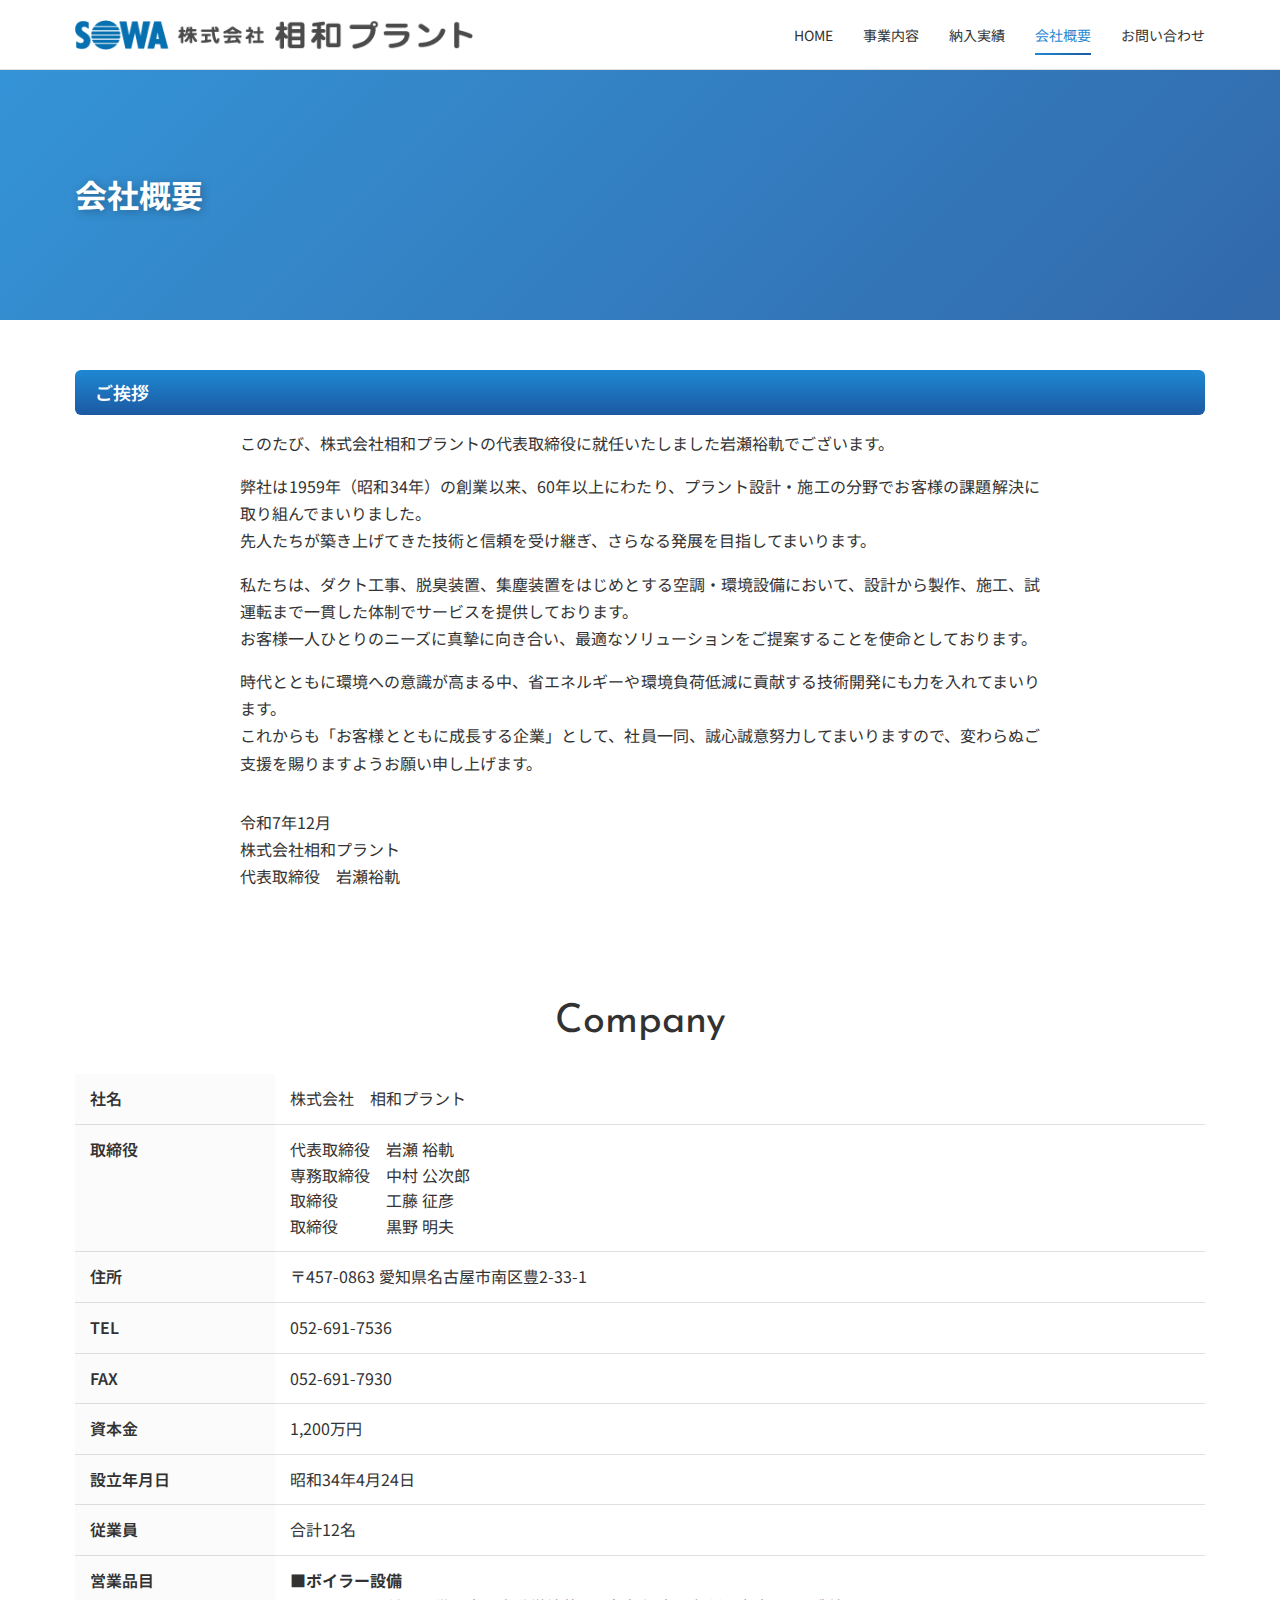
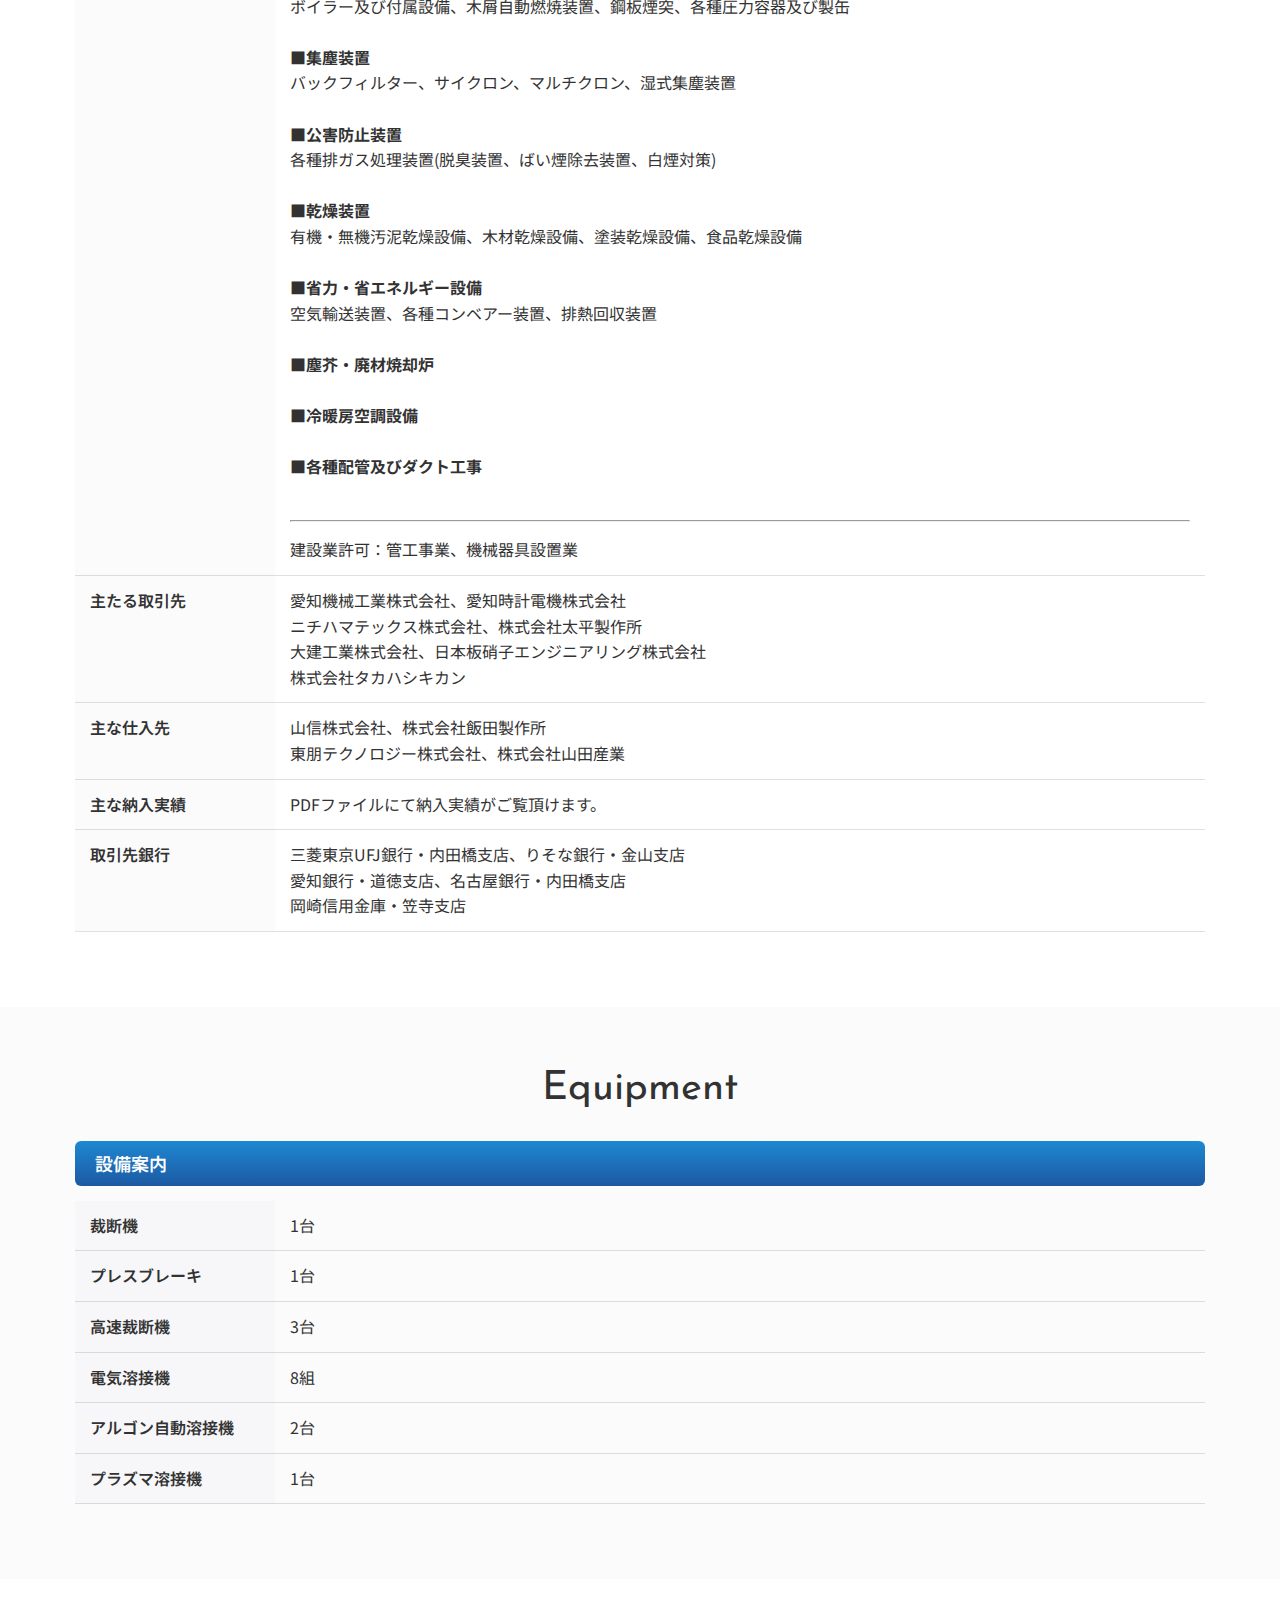
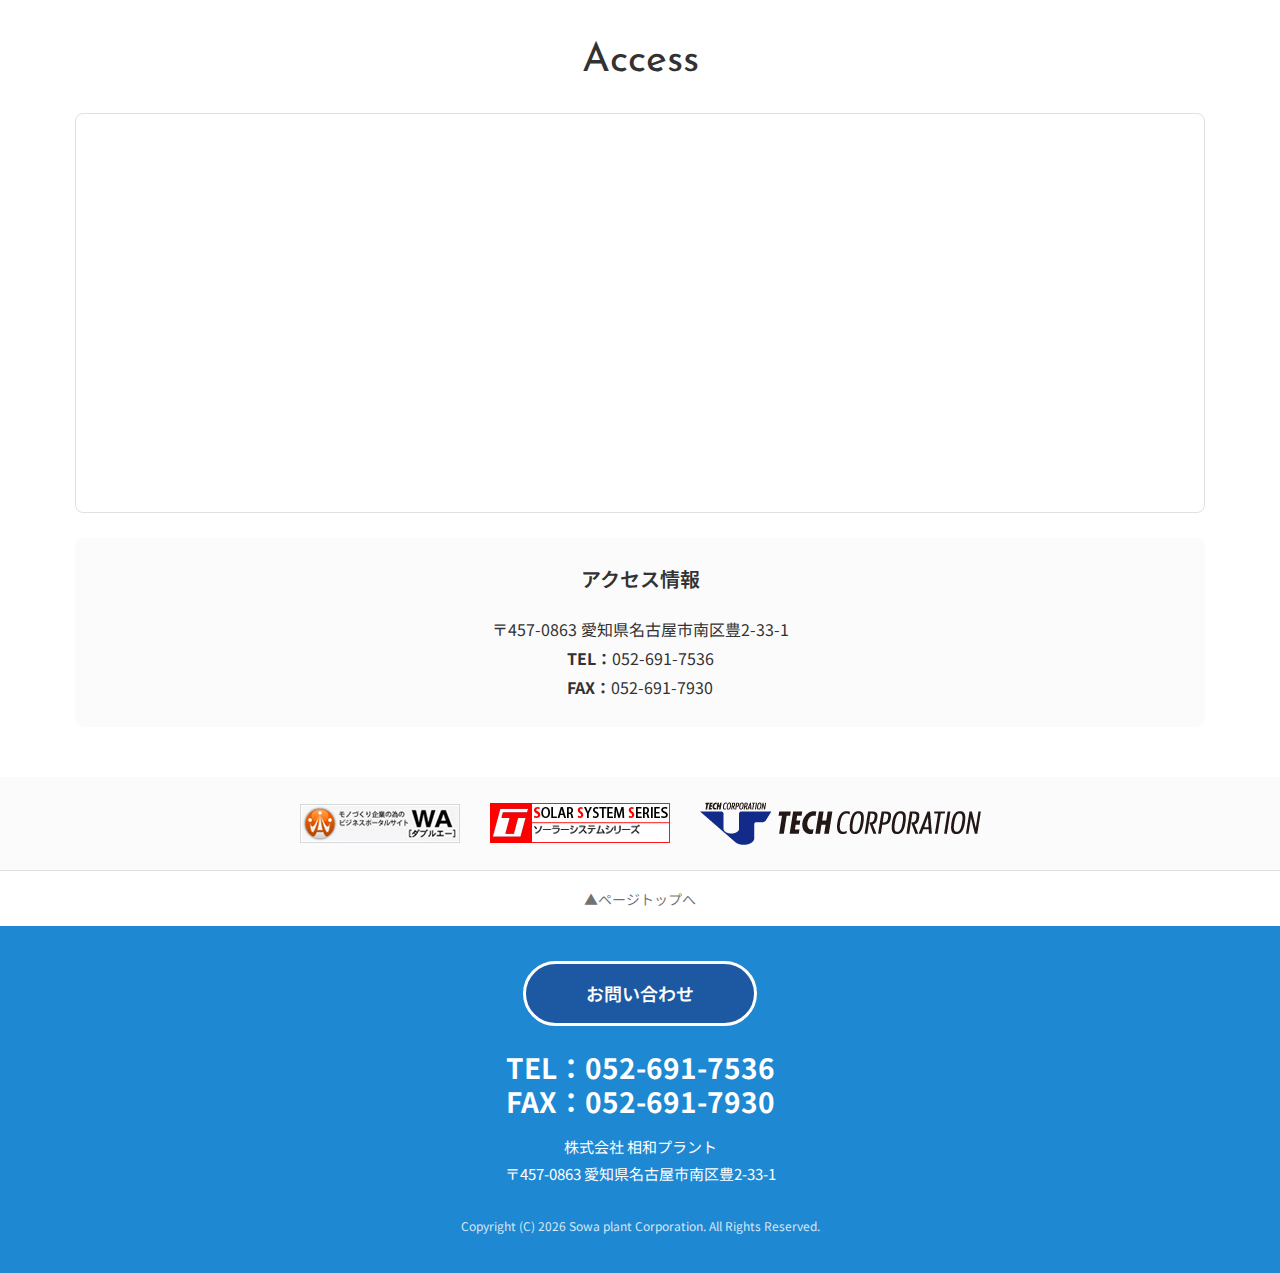
<file: company.html>
<!DOCTYPE html>
<html lang="ja">

<head>
    <meta charset="UTF-8">
    <meta name="viewport" content="width=device-width, initial-scale=1.0">
    <meta name="description" content="株式会社相和プラントの会社概要ページです。愛知県名古屋市南区を拠点に、ダクト工事、プラント設計などを行っています。">
    <title>会社概要 | 株式会社相和プラント</title>
    <link rel="stylesheet"
        href="https://fonts.googleapis.com/css2?family=Noto+Sans+JP:wght@300;400;500;600;700&family=Josefin+Sans:wght@300;400;500;600;700&display=swap">
    <link rel="stylesheet" href="css/style.css">
</head>

<body>

    <!-- Overlay for SP Menu -->
    <div class="overlay"></div>

    <!-- Header -->
    <header class="header">
        <div class="header-inner">
            <a href="index.html" class="logo">
                <img src="images/logo.png" alt="相和プラント">
            </a>
            <nav class="nav">
                <ul class="nav-menu">
                    <li><a href="index.html">HOME</a></li>
                    <li><a href="works.html">事業内容</a></li>
                    <li><a href="example.html">納入実績</a></li>
                    <li><a href="company.html" class="current">会社概要</a></li>
                    <li><a href="contact.html">お問い合わせ</a></li>
                </ul>
            </nav>
            <button class="menu-btn"><span></span></button>
        </div>
    </header>

    <!-- Page Header -->
    <section class="page-header">
        <h1>会社概要</h1>
    </section>

    <!-- Main Content -->
    <main>

        <!-- Greeting Section -->
        <section id="greeting" class="section">
            <div class="container">
                <h3 class="heading">ご挨拶</h3>
                <div class="greeting-content">
                    <p>
                        このたび、株式会社相和プラントの代表取締役に就任いたしました岩瀬裕軌でございます。
                    </p>
                    <p>
                        弊社は1959年（昭和34年）の創業以来、60年以上にわたり、プラント設計・施工の分野でお客様の課題解決に取り組んでまいりました。<br>
                        先人たちが築き上げてきた技術と信頼を受け継ぎ、さらなる発展を目指してまいります。
                    </p>
                    <p>
                        私たちは、ダクト工事、脱臭装置、集塵装置をはじめとする空調・環境設備において、設計から製作、施工、試運転まで一貫した体制でサービスを提供しております。<br>
                        お客様一人ひとりのニーズに真摯に向き合い、最適なソリューションをご提案することを使命としております。
                    </p>
                    <p>
                        時代とともに環境への意識が高まる中、省エネルギーや環境負荷低減に貢献する技術開発にも力を入れてまいります。<br>
                        これからも「お客様とともに成長する企業」として、社員一同、誠心誠意努力してまいりますので、変わらぬご支援を賜りますようお願い申し上げます。
                    </p>
                    <p class="greeting-signature">
                        令和7年12月<br>
                        株式会社相和プラント<br>
                        代表取締役　岩瀬裕軌
                    </p>
                </div>
            </div>
        </section>

        <!-- Company Info Section -->
        <section id="company" class="section">
            <div class="container">
                <h2 class="section-title">Company</h2>

                <table class="table">
                    <tr>
                        <th>社名</th>
                        <td>株式会社　相和プラント</td>
                    </tr>
                    <tr>
                        <th>取締役</th>
                        <td>
                            代表取締役　岩瀬 裕軌<br>
                            専務取締役　中村 公次郎<br>
                            取締役　　　工藤 征彦<br>
                            取締役　　　黒野 明夫
                        </td>
                    </tr>
                    <tr>
                        <th>住所</th>
                        <td>〒457-0863 愛知県名古屋市南区豊2-33-1</td>
                    </tr>
                    <tr>
                        <th>TEL</th>
                        <td>052-691-7536</td>
                    </tr>
                    <tr>
                        <th>FAX</th>
                        <td>052-691-7930</td>
                    </tr>
                    <tr>
                        <th>資本金</th>
                        <td>1,200万円</td>
                    </tr>
                    <tr>
                        <th>設立年月日</th>
                        <td>昭和34年4月24日</td>
                    </tr>
                    <tr>
                        <th>従業員</th>
                        <td>合計12名</td>
                    </tr>
                    <tr>
                        <th>営業品目</th>
                        <td>
                            <strong>■ボイラー設備</strong><br>
                            ボイラー及び付属設備、木屑自動燃焼装置、鋼板煙突、各種圧力容器及び製缶<br><br>
                            <strong>■集塵装置</strong><br>
                            バックフィルター、サイクロン、マルチクロン、湿式集塵装置<br><br>
                            <strong>■公害防止装置</strong><br>
                            各種排ガス処理装置(脱臭装置、ばい煙除去装置、白煙対策)<br><br>
                            <strong>■乾燥装置</strong><br>
                            有機・無機汚泥乾燥設備、木材乾燥設備、塗装乾燥設備、食品乾燥設備<br><br>
                            <strong>■省力・省エネルギー設備</strong><br>
                            空気輸送装置、各種コンベアー装置、排熱回収装置<br><br>
                            <strong>■塵芥・廃材焼却炉</strong><br><br>
                            <strong>■冷暖房空調設備</strong><br><br>
                            <strong>■各種配管及びダクト工事</strong><br><br>
                            <hr style="margin: 15px 0;">
                            建設業許可：管工事業、機械器具設置業
                        </td>
                    </tr>
                    <tr>
                        <th>主たる取引先</th>
                        <td>
                            愛知機械工業株式会社、愛知時計電機株式会社<br>
                            ニチハマテックス株式会社、株式会社太平製作所<br>
                            大建工業株式会社、日本板硝子エンジニアリング株式会社<br>
                            株式会社タカハシキカン
                        </td>
                    </tr>
                    <tr>
                        <th>主な仕入先</th>
                        <td>
                            山信株式会社、株式会社飯田製作所<br>
                            東朋テクノロジー株式会社、株式会社山田産業
                        </td>
                    </tr>
                    <tr>
                        <th>主な納入実績</th>
                        <td>PDFファイルにて納入実績がご覧頂けます。</td>
                    </tr>
                    <tr>
                        <th>取引先銀行</th>
                        <td>
                            三菱東京UFJ銀行・内田橋支店、りそな銀行・金山支店<br>
                            愛知銀行・道徳支店、名古屋銀行・内田橋支店<br>
                            岡崎信用金庫・笠寺支店
                        </td>
                    </tr>
                </table>
            </div>
        </section>

        <!-- Equipment Section -->
        <section id="equipment" class="section section--bg">
            <div class="container">
                <h2 class="section-title">Equipment</h2>
                <h3 class="heading">設備案内</h3>
                <table class="table">
                    <tr>
                        <th>裁断機</th>
                        <td>1台</td>
                    </tr>
                    <tr>
                        <th>プレスブレーキ</th>
                        <td>1台</td>
                    </tr>
                    <tr>
                        <th>高速裁断機</th>
                        <td>3台</td>
                    </tr>
                    <tr>
                        <th>電気溶接機</th>
                        <td>8組</td>
                    </tr>
                    <tr>
                        <th>アルゴン自動溶接機</th>
                        <td>2台</td>
                    </tr>
                    <tr>
                        <th>プラズマ溶接機</th>
                        <td>1台</td>
                    </tr>
                </table>
            </div>
        </section>

        <!-- Access / Map Section -->
        <section id="access" class="section">
            <div class="container">
                <h2 class="section-title">Access</h2>

                <div class="map-wrapper">
                    <iframe
                        src="https://www.google.com/maps/embed?pb=!1m18!1m12!1m3!1d3263.4723456789!2d136.9212345!3d35.0912345!2m3!1f0!2f0!3f0!3m2!1i1024!2i768!4f13.1!3m3!1m2!1s0x0%3A0x0!2z5qCq5byP5Lya56S-55u45ZKM44OX44Op44Oz44OI!5e0!3m2!1sja!2sjp!4v1234567890"
                        width="100%"
                        height="450"
                        style="border:0;"
                        allowfullscreen=""
                        loading="lazy"
                        referrerpolicy="no-referrer-when-downgrade">
                    </iframe>
                </div>

                <div class="contact-info">
                    <h3>アクセス情報</h3>
                    <address>
                        〒457-0863 愛知県名古屋市南区豊2-33-1<br>
                        <strong>TEL：</strong>052-691-7536<br>
                        <strong>FAX：</strong>052-691-7930
                    </address>
                </div>
            </div>
        </section>

    </main>

    <!-- Banner Links -->
    <section class="banner-section">
        <div class="container">
            <div class="banner-links">
                <a href="http://wa-ltd.com/" target="_blank" rel="noopener noreferrer">
                    <img src="images/banners/bn07.gif" alt="関連会社">
                </a>
                <a href="https://www.2.solars.jp/" target="_blank" rel="noopener noreferrer">
                    <img src="images/banners/bn08.gif" alt="関連会社">
                </a>
                <a href="https://www.2.solars.jp/" target="_blank" rel="noopener noreferrer">
                    <img src="images/banners/img122ea5826_1.png" alt="関連会社">
                </a>
            </div>
        </div>
    </section>

    <!-- Page Top -->
    <div class="page-top">
        <a href="#">▲ページトップへ</a>
    </div>

    <!-- Footer -->
    <footer class="footer">
        <div class="container">
            <a href="contact.html" class="btn">お問い合わせ</a>
            <p class="tel">
                <a href="tel:052-691-7536">TEL：052-691-7536</a>
            </p>
            <p class="fax">FAX：052-691-7930</p>
            <address>
                株式会社 相和プラント<br>
                〒457-0863 愛知県名古屋市南区豊2-33-1
            </address>
            <small>Copyright (C) 2026 Sowa plant Corporation. All Rights Reserved.</small>
        </div>
    </footer>

    <script src="js/main.js"></script>
</body>

</html>
</file>
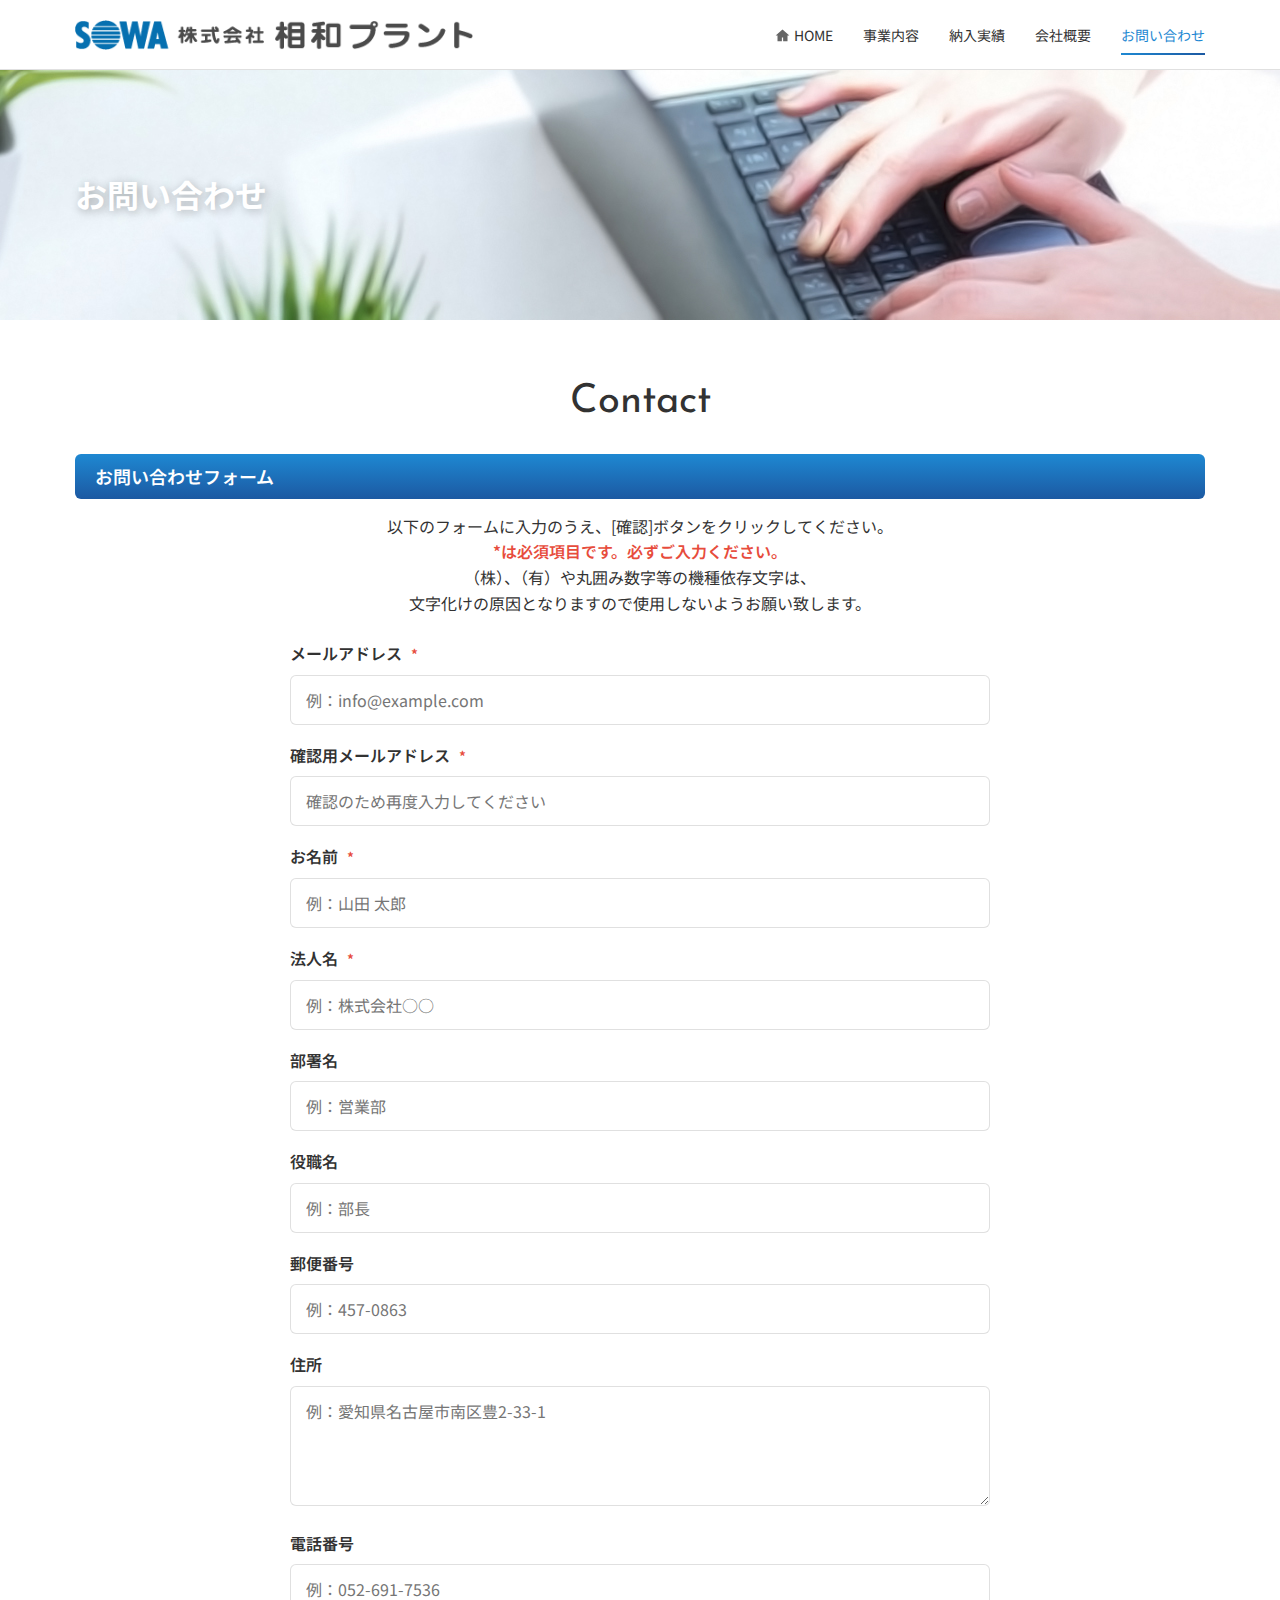
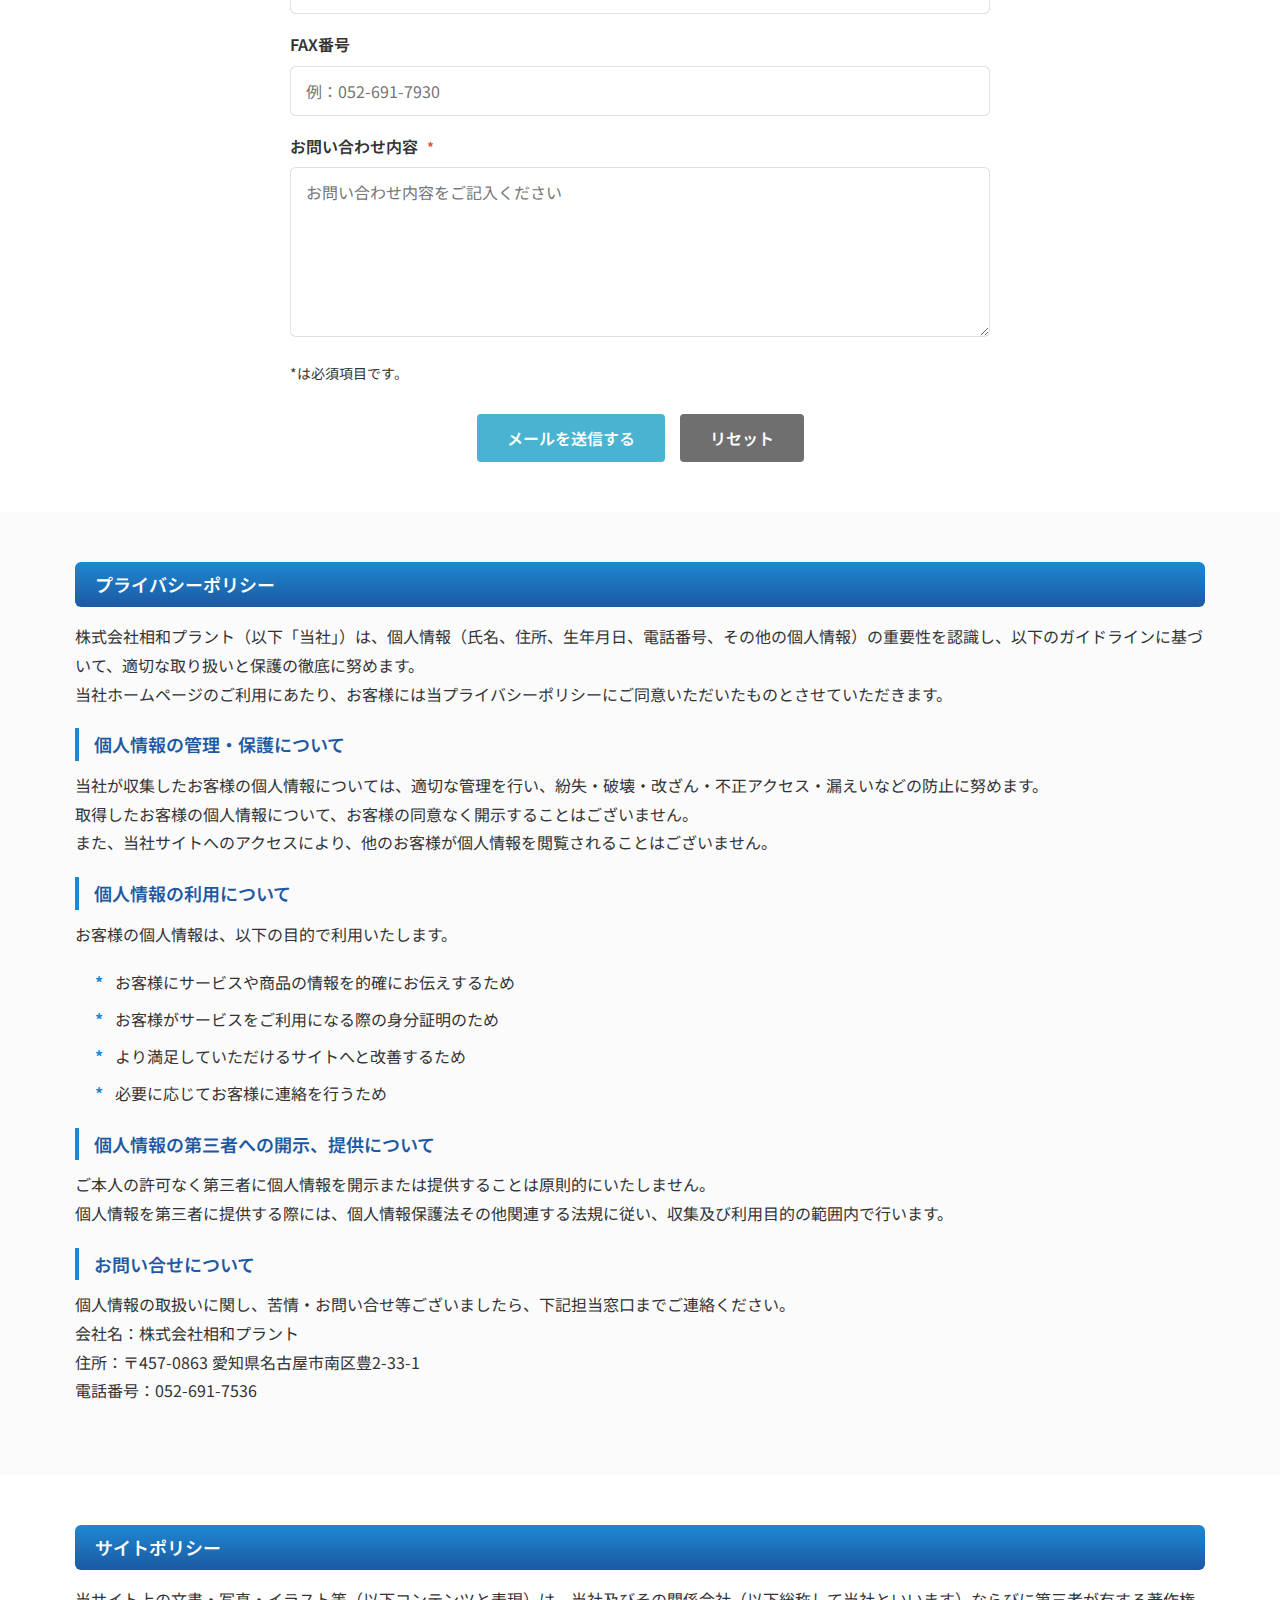
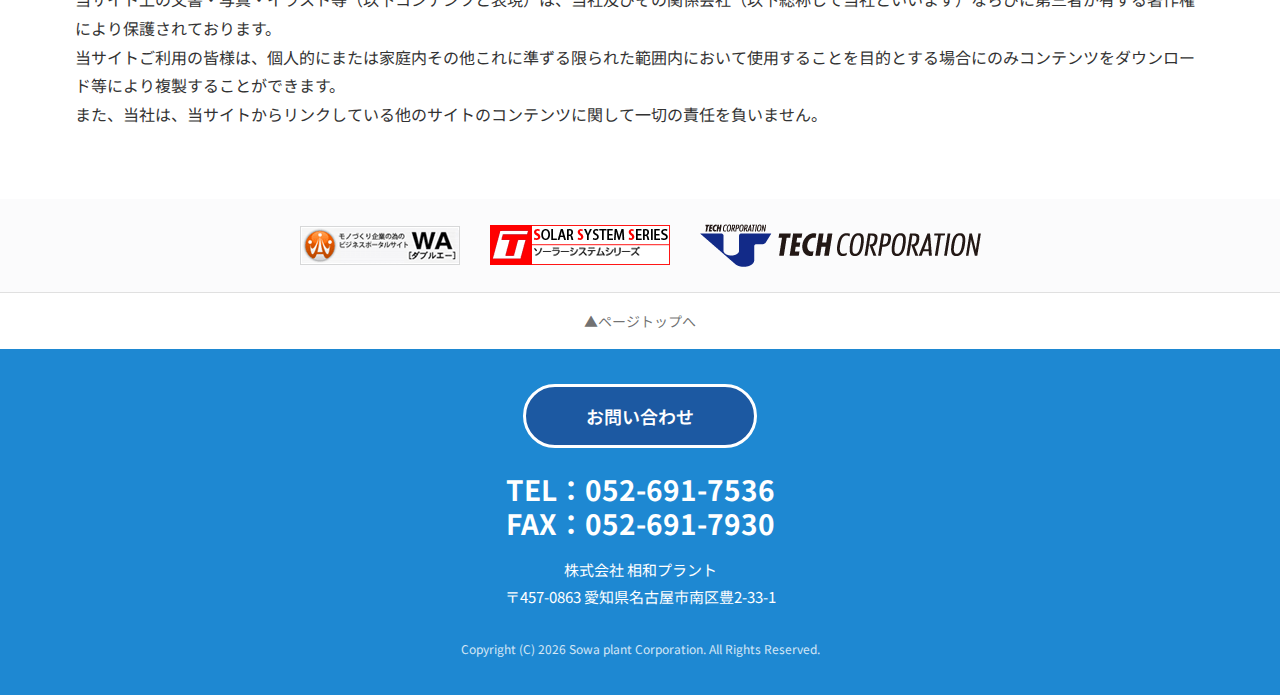
<file: contact.html>
<!DOCTYPE html>
<html lang="ja">

<head>
    <meta charset="UTF-8">
    <meta name="viewport" content="width=device-width, initial-scale=1.0">
    <meta name="description" content="株式会社相和プラントへのお問い合わせページです。ダクト工事、プラント設計、脱臭装置、集塵装置などに関するご相談はこちらから。">
    <title>お問い合わせ | 株式会社相和プラント</title>
    <link rel="stylesheet"
        href="https://fonts.googleapis.com/css2?family=Noto+Sans+JP:wght@300;400;500;600;700&family=Josefin+Sans:wght@300;400;500;600;700&display=swap">
    <link rel="stylesheet" href="css/style.css">
</head>

<body>

    <!-- Overlay for SP Menu -->
    <div class="overlay"></div>

    <!-- Header -->
    <header class="header">
        <div class="header-inner">
            <a href="index.html" class="logo">
                <img src="images/logo.png" alt="相和プラント">
            </a>
            <nav class="nav">
                <ul class="nav-menu">
                    <li><a href="index.html" class="nav-home">HOME</a></li>
                    <li><a href="works.html">事業内容</a></li>
                    <li><a href="example.html">納入実績</a></li>
                    <li><a href="company.html">会社概要</a></li>
                    <li><a href="contact.html" class="current">お問い合わせ</a></li>
                </ul>
            </nav>
            <button class="menu-btn"><span></span></button>
        </div>
    </header>

    <!-- Page Header -->
    <section class="page-header page-header--contact">
        <h1>お問い合わせ</h1>
    </section>

    <!-- Main Content -->
    <main>

        <!-- Contact Form Section -->
        <section class="section">
            <div class="container">
                <h2 class="section-title">Contact</h2>
                <h3 class="heading">お問い合わせフォーム</h3>
                <p class="form-intro">
                    以下のフォームに入力のうえ、[確認]ボタンをクリックしてください。<br>
                    <span class="required-note">*は必須項目です。必ずご入力ください。</span><br>
                    （株）、（有）や丸囲み数字等の機種依存文字は、<br>
                    文字化けの原因となりますので使用しないようお願い致します。
                </p>

                <form class="form" action="#" method="post">

                    <div class="form-group">
                        <label for="email">メールアドレス <span class="required">*</span></label>
                        <input type="email" id="email" name="email" placeholder="例：info@example.com" required>
                    </div>

                    <div class="form-group">
                        <label for="email_confirm">確認用メールアドレス <span class="required">*</span></label>
                        <input type="email" id="email_confirm" name="email_confirm" placeholder="確認のため再度入力してください" required>
                    </div>

                    <div class="form-group">
                        <label for="name">お名前 <span class="required">*</span></label>
                        <input type="text" id="name" name="name" placeholder="例：山田 太郎" required>
                    </div>

                    <div class="form-group">
                        <label for="company">法人名 <span class="required">*</span></label>
                        <input type="text" id="company" name="company" placeholder="例：株式会社○○" required>
                    </div>

                    <div class="form-group">
                        <label for="department">部署名</label>
                        <input type="text" id="department" name="department" placeholder="例：営業部">
                    </div>

                    <div class="form-group">
                        <label for="job_title">役職名</label>
                        <input type="text" id="job_title" name="job_title" placeholder="例：部長">
                    </div>

                    <div class="form-group">
                        <label for="postcode">郵便番号</label>
                        <input type="text" id="postcode" name="postcode" placeholder="例：457-0863">
                    </div>

                    <div class="form-group">
                        <label for="address">住所</label>
                        <textarea id="address" name="address" rows="3" placeholder="例：愛知県名古屋市南区豊2-33-1"></textarea>
                    </div>

                    <div class="form-group">
                        <label for="tel">電話番号</label>
                        <input type="tel" id="tel" name="tel" placeholder="例：052-691-7536">
                    </div>

                    <div class="form-group">
                        <label for="fax">FAX番号</label>
                        <input type="tel" id="fax" name="fax" placeholder="例：052-691-7930">
                    </div>

                    <div class="form-group">
                        <label for="message">お問い合わせ内容 <span class="required">*</span></label>
                        <textarea id="message" name="message" rows="6" placeholder="お問い合わせ内容をご記入ください" required></textarea>
                    </div>

                    <p class="form-note">*は必須項目です。</p>

                    <div class="form-submit">
                        <button type="submit">メールを送信する</button>
                        <button type="reset" class="btn-reset">リセット</button>
                    </div>

                </form>
            </div>
        </section>

        <!-- Privacy Policy Section -->
        <section class="section section--bg">
            <div class="container">
                <h3 class="heading">プライバシーポリシー</h3>
                <div class="policy-content">
                    <p>
                        株式会社相和プラント（以下「当社」）は、個人情報（氏名、住所、生年月日、電話番号、その他の個人情報）の重要性を認識し、以下のガイドラインに基づいて、適切な取り扱いと保護の徹底に努めます。<br>
                        当社ホームページのご利用にあたり、お客様には当プライバシーポリシーにご同意いただいたものとさせていただきます。
                    </p>

                    <h4>個人情報の管理・保護について</h4>
                    <p>
                        当社が収集したお客様の個人情報については、適切な管理を行い、紛失・破壊・改ざん・不正アクセス・漏えいなどの防止に努めます。<br>
                        取得したお客様の個人情報について、お客様の同意なく開示することはございません。<br>
                        また、当社サイトへのアクセスにより、他のお客様が個人情報を閲覧されることはございません。
                    </p>

                    <h4>個人情報の利用について</h4>
                    <p>お客様の個人情報は、以下の目的で利用いたします。</p>
                    <ul>
                        <li>お客様にサービスや商品の情報を的確にお伝えするため</li>
                        <li>お客様がサービスをご利用になる際の身分証明のため</li>
                        <li>より満足していただけるサイトへと改善するため</li>
                        <li>必要に応じてお客様に連絡を行うため</li>
                    </ul>

                    <h4>個人情報の第三者への開示、提供について</h4>
                    <p>
                        ご本人の許可なく第三者に個人情報を開示または提供することは原則的にいたしません。<br>
                        個人情報を第三者に提供する際には、個人情報保護法その他関連する法規に従い、収集及び利用目的の範囲内で行います。
                    </p>

                    <h4>お問い合せについて</h4>
                    <p>
                        個人情報の取扱いに関し、苦情・お問い合せ等ございましたら、下記担当窓口までご連絡ください。<br>
                        会社名：株式会社相和プラント<br>
                        住所：〒457-0863 愛知県名古屋市南区豊2-33-1<br>
                        電話番号：052-691-7536
                    </p>
                </div>
            </div>
        </section>

        <!-- Site Policy Section -->
        <section class="section">
            <div class="container">
                <h3 class="heading">サイトポリシー</h3>
                <div class="policy-content">
                    <p>
                        当サイト上の文書・写真・イラスト等（以下コンテンツと表現）は、当社及びその関係会社（以下総称して当社といいます）ならびに第三者が有する著作権により保護されております。<br>
                        当サイトご利用の皆様は、個人的にまたは家庭内その他これに準ずる限られた範囲内において使用することを目的とする場合にのみコンテンツをダウンロード等により複製することができます。<br>
                        また、当社は、当サイトからリンクしている他のサイトのコンテンツに関して一切の責任を負いません。
                    </p>
                </div>
            </div>
        </section>

    </main>

    <!-- Banner Links -->
    <section class="banner-section">
        <div class="container">
            <div class="banner-links">
                <a href="http://wa-ltd.com/" target="_blank" rel="noopener noreferrer">
                    <img src="images/banners/bn07.gif" alt="関連会社">
                </a>
                <a href="https://www.2.solars.jp/" target="_blank" rel="noopener noreferrer">
                    <img src="images/banners/bn08.gif" alt="関連会社">
                </a>
                <a href="https://www.2.solars.jp/" target="_blank" rel="noopener noreferrer">
                    <img src="images/banners/img122ea5826_1.png" alt="関連会社">
                </a>
            </div>
        </div>
    </section>

    <!-- Page Top -->
    <div class="page-top">
        <a href="#">▲ページトップへ</a>
    </div>

    <!-- Footer -->
    <footer class="footer">
        <div class="container">
            <a href="contact.html" class="btn">お問い合わせ</a>
            <p class="tel">
                <a href="tel:052-691-7536">TEL：052-691-7536</a>
            </p>
            <p class="fax">FAX：052-691-7930</p>
            <address>
                株式会社 相和プラント<br>
                〒457-0863 愛知県名古屋市南区豊2-33-1
            </address>
            <small>Copyright (C) 2026 Sowa plant Corporation. All Rights Reserved.</small>
        </div>
    </footer>

    <script src="js/main.js"></script>
</body>

</html>
</file>
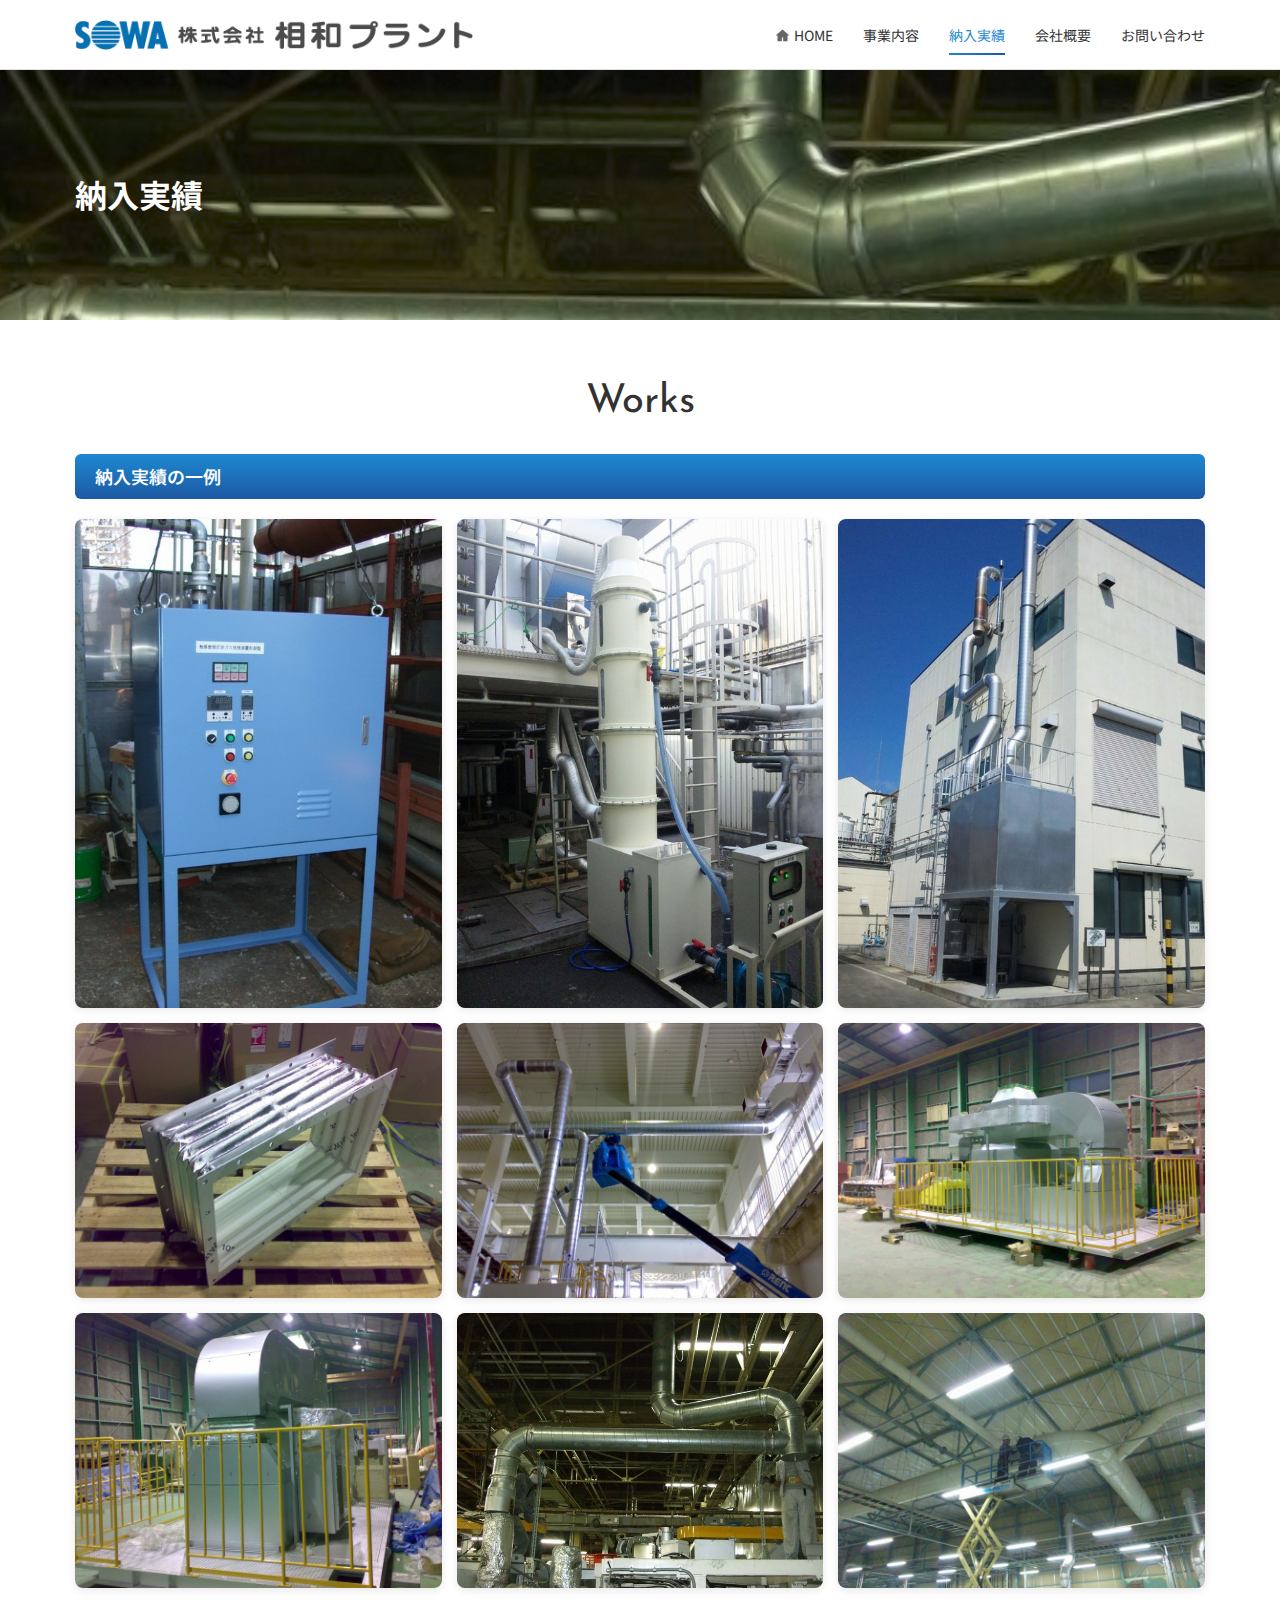
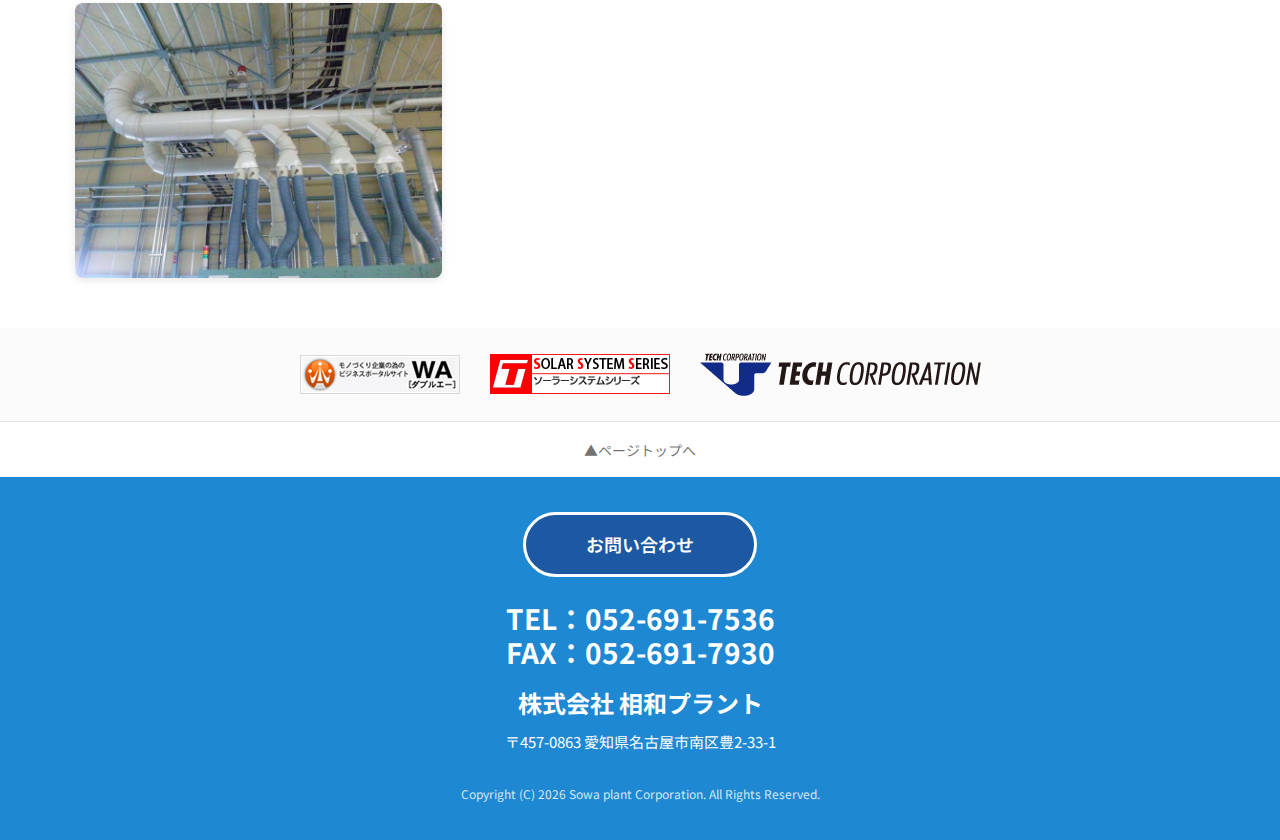
<file: example.html>
<!DOCTYPE html>
<html lang="ja">

<head>
    <meta charset="UTF-8">
    <meta name="viewport" content="width=device-width, initial-scale=1.0">
    <meta name="description" content="株式会社相和プラントの納入実績ページです。これまでに手掛けた工事・製品の実績をご紹介します。">
    <title>納入実績 | 株式会社相和プラント</title>
    <link rel="stylesheet"
        href="https://fonts.googleapis.com/css2?family=Noto+Sans+JP:wght@300;400;500;600;700&family=Josefin+Sans:wght@300;400;500;600;700&display=swap">
    <link rel="stylesheet" href="css/style.css">
</head>

<body>

    <!-- Overlay for SP Menu -->
    <div class="overlay"></div>

    <!-- Header -->
    <header class="header">
        <div class="header-inner">
            <a href="index.html" class="logo">
                <img src="images/logo.png" alt="相和プラント">
            </a>
            <nav class="nav">
                <ul class="nav-menu">
                    <li><a href="index.html" class="nav-home">HOME</a></li>
                    <li><a href="works.html">事業内容</a></li>
                    <li><a href="example.html" class="current">納入実績</a></li>
                    <li><a href="company.html">会社概要</a></li>
                    <li><a href="contact.html">お問い合わせ</a></li>
                </ul>
            </nav>
            <button class="menu-btn"><span></span></button>
        </div>
    </header>

    <!-- Page Header -->
    <section class="page-header page-header--example">
        <h1>納入実績</h1>
    </section>

    <!-- Main Content -->
    <main>
        <div class="page-layout">
            <div class="page-main">

                <!-- Example Gallery Section -->
                <section class="section">
                    <h2 class="section-title">Works</h2>
                    <h3 class="heading">納入実績の一例</h3>

                    <div class="gallery">
                        <div class="gallery-item gallery-item--tall">
                            <img src="images/example/img137bi1908_1.jpg" alt="納入実績1">
                        </div>
                        <div class="gallery-item gallery-item--tall">
                            <img src="images/example/img137bi1912_1.jpg" alt="納入実績2">
                        </div>
                        <div class="gallery-item gallery-item--tall">
                            <img src="images/example/img137bi1917_1.jpg" alt="納入実績3">
                        </div>
                        <div class="gallery-item">
                            <img src="images/example/img137bi1930_1.jpg" alt="納入実績4">
                        </div>
                        <div class="gallery-item">
                            <img src="images/example/img137bi1934_1.jpg" alt="納入実績5">
                        </div>
                        <div class="gallery-item">
                            <img src="images/example/img137bi1939_1.jpg" alt="納入実績6">
                        </div>
                        <div class="gallery-item">
                            <img src="images/example/img137bi1943_1.jpg" alt="納入実績7">
                        </div>
                        <div class="gallery-item">
                            <img src="images/example/img137bi1952_1.jpg" alt="納入実績8">
                        </div>
                        <div class="gallery-item">
                            <img src="images/example/img137bi1958_1.jpg" alt="納入実績9">
                        </div>
                        <div class="gallery-item">
                            <img src="images/example/img137bi2005_1.jpg" alt="納入実績10">
                        </div>
                    </div>
                </section>

            </div>

            <!-- Sidebar (一時非表示)
            <aside class="page-sidebar">
                <div class="sidebar-banner">
                    <a href="#">
                        <img src="images/sidebar/bn03.gif" alt="バナー">
                    </a>
                    <a href="#">
                        <img src="images/sidebar/bn04.jpg" alt="バナー">
                    </a>
                    <a href="#">
                        <img src="images/sidebar/bn05.jpg" alt="バナー">
                    </a>
                    <a href="#">
                        <img src="images/sidebar/img122tg5413_1.jpg" alt="バナー">
                    </a>
                </div>
            </aside>
            -->
        </div>

    </main>

    <!-- Banner Links -->
    <section class="banner-section">
        <div class="container">
            <div class="banner-links">
                <a href="http://wa-ltd.com/" target="_blank" rel="noopener noreferrer">
                    <img src="images/banners/bn07.gif" alt="関連会社">
                </a>
                <a href="https://www.2.solars.jp/" target="_blank" rel="noopener noreferrer">
                    <img src="images/banners/bn08.gif" alt="関連会社">
                </a>
                <a href="https://www.2.solars.jp/" target="_blank" rel="noopener noreferrer">
                    <img src="images/banners/img122ea5826_1.png" alt="関連会社">
                </a>
            </div>
        </div>
    </section>

    <!-- Page Top -->
    <div class="page-top">
        <a href="#">▲ページトップへ</a>
    </div>

    <!-- Footer -->
    <footer class="footer">
        <div class="container">
            <a href="contact.html" class="btn">お問い合わせ</a>
            <p class="tel">
                <a href="tel:052-691-7536">TEL：052-691-7536</a>
            </p>
            <p class="fax">FAX：052-691-7930</p>
            <p class="company-name">株式会社 相和プラント</p>
            <address>
                〒457-0863 愛知県名古屋市南区豊2-33-1
            </address>
            <small>Copyright (C) 2026 Sowa plant Corporation. All Rights Reserved.</small>
        </div>
    </footer>

    <script src="js/main.js"></script>
</body>

</html>
</file>
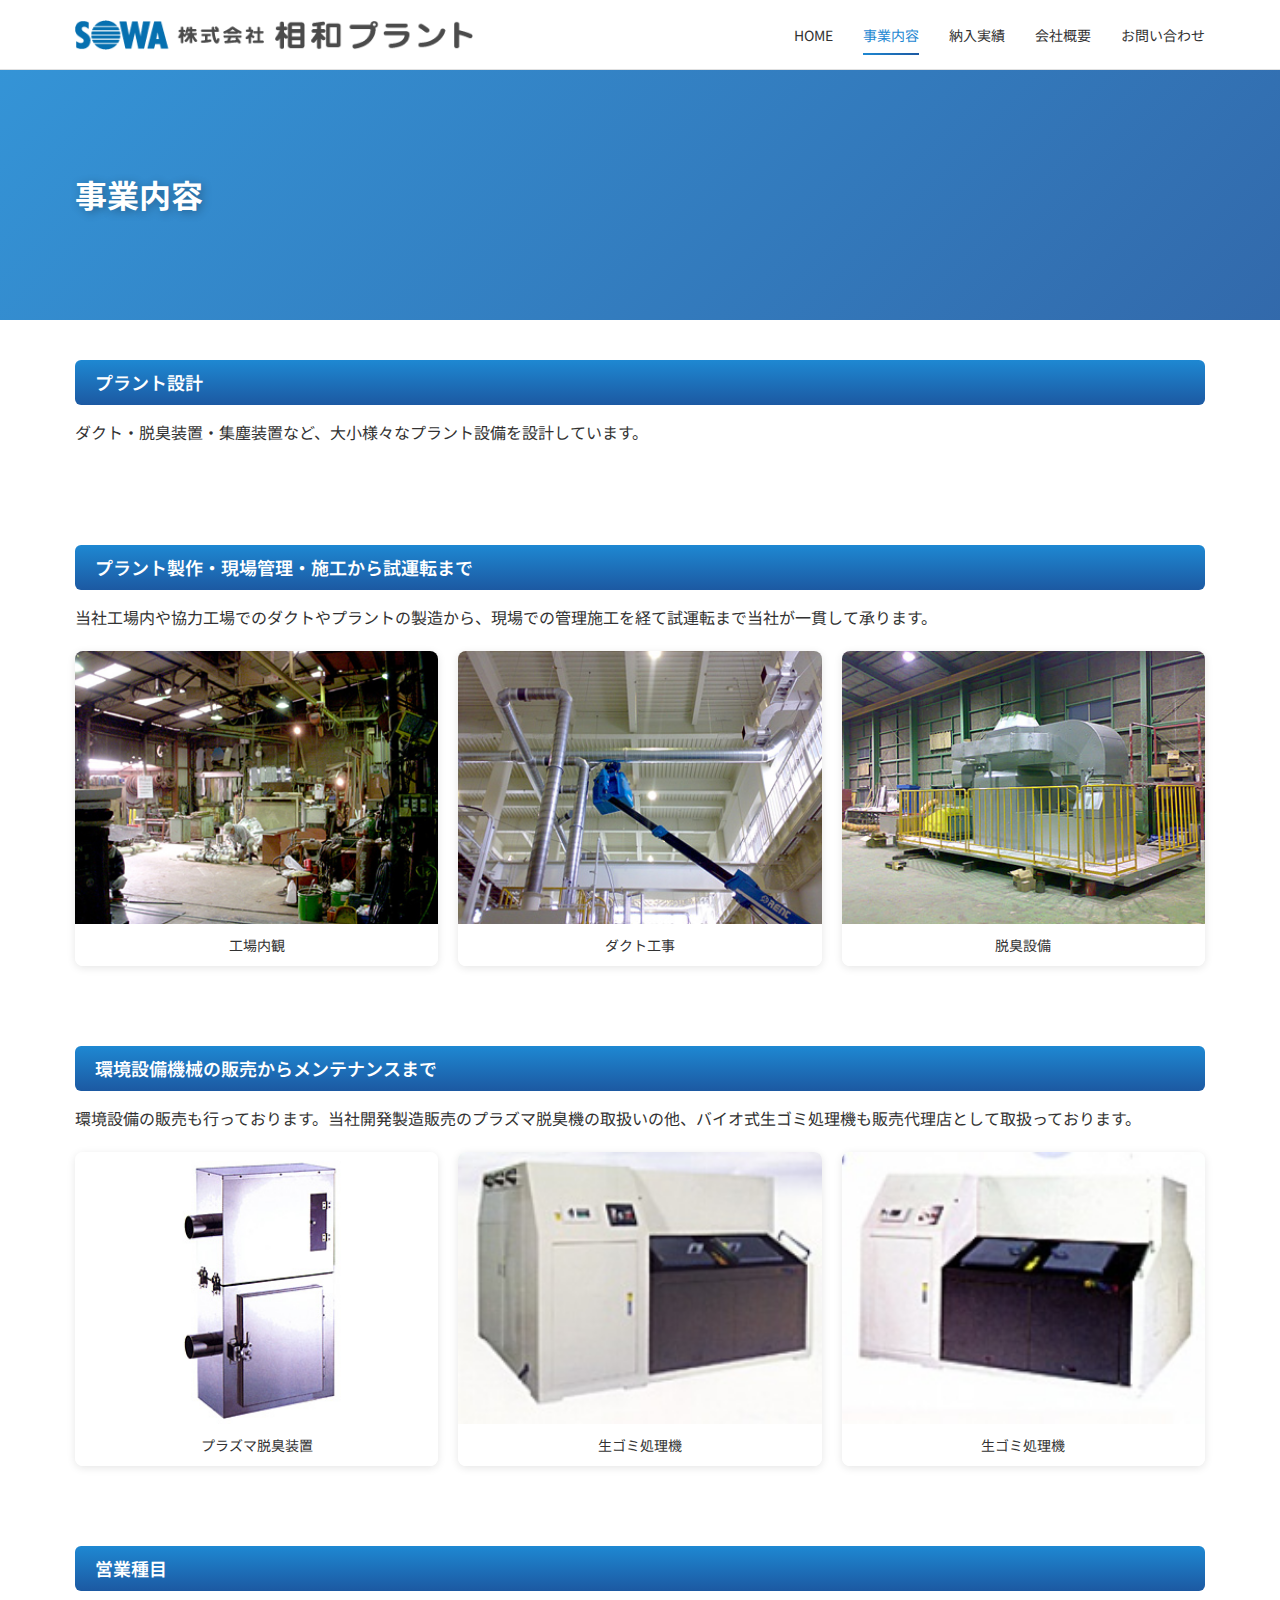
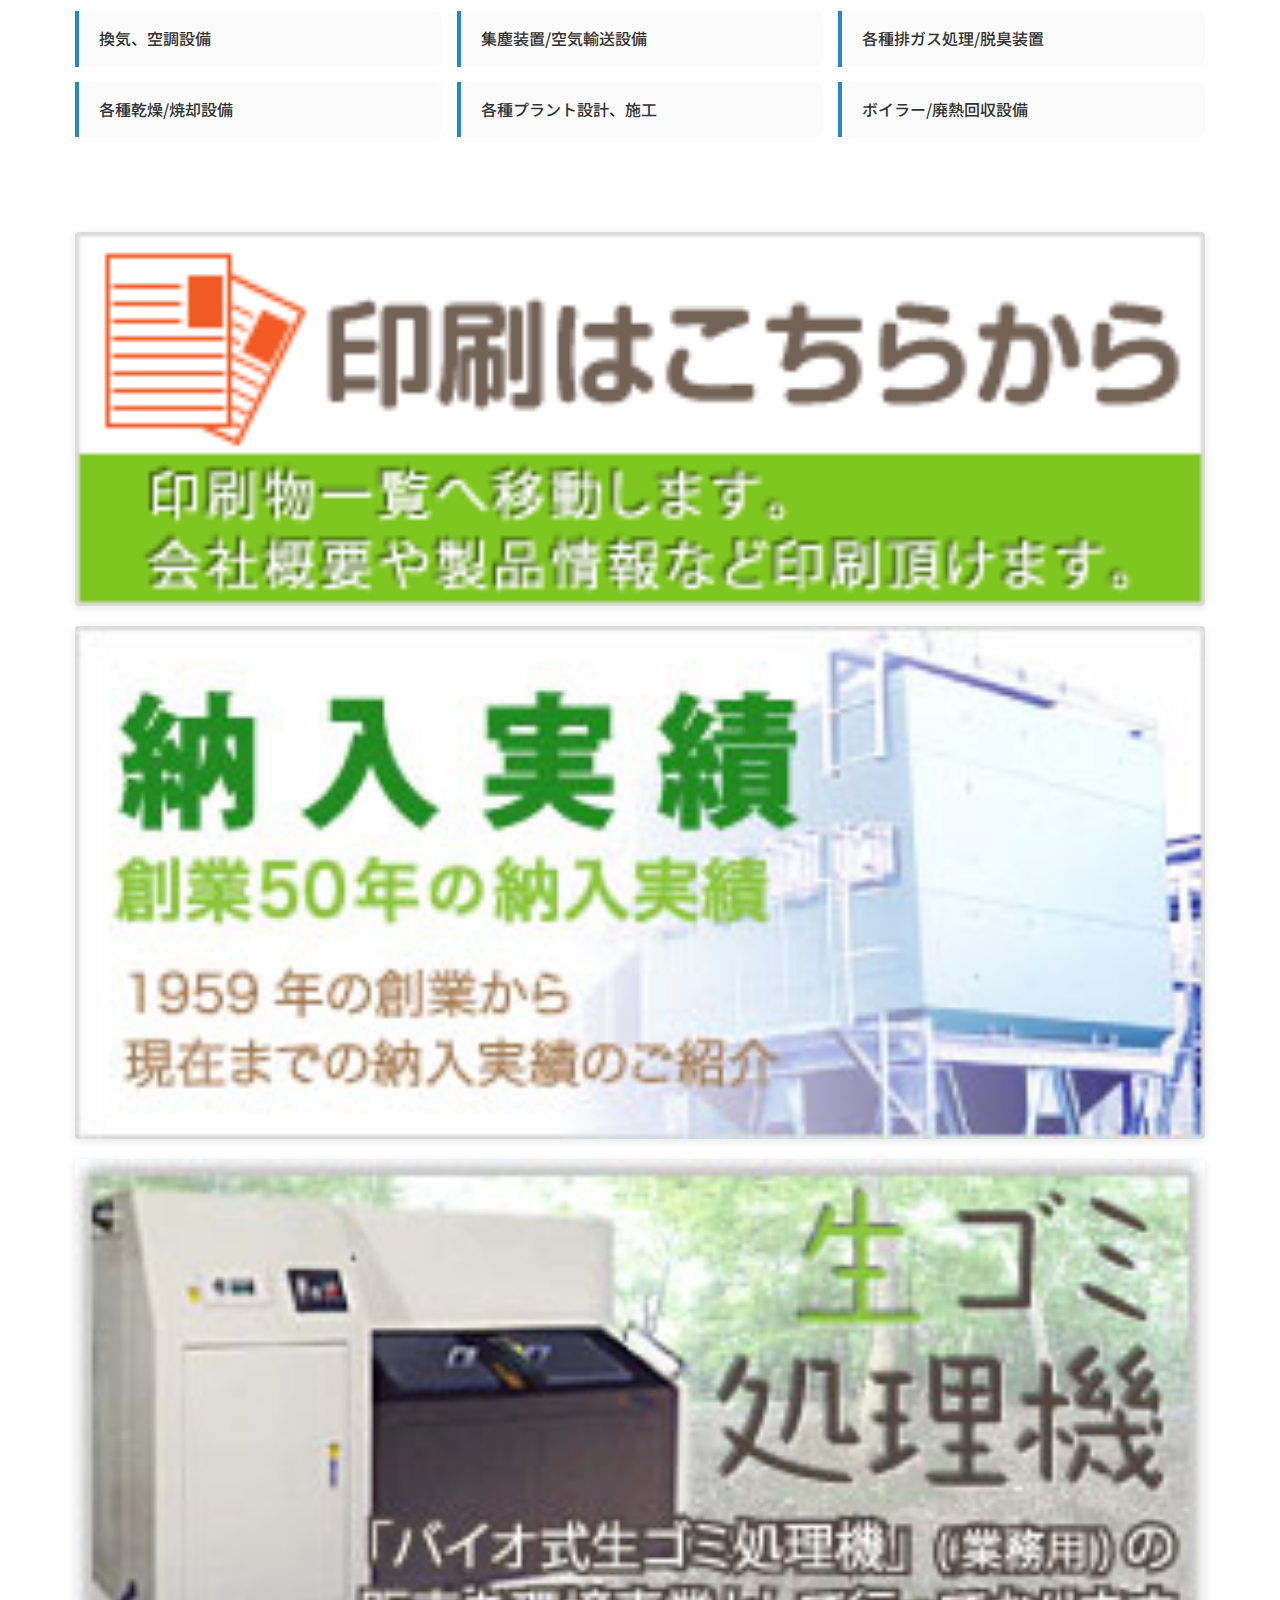
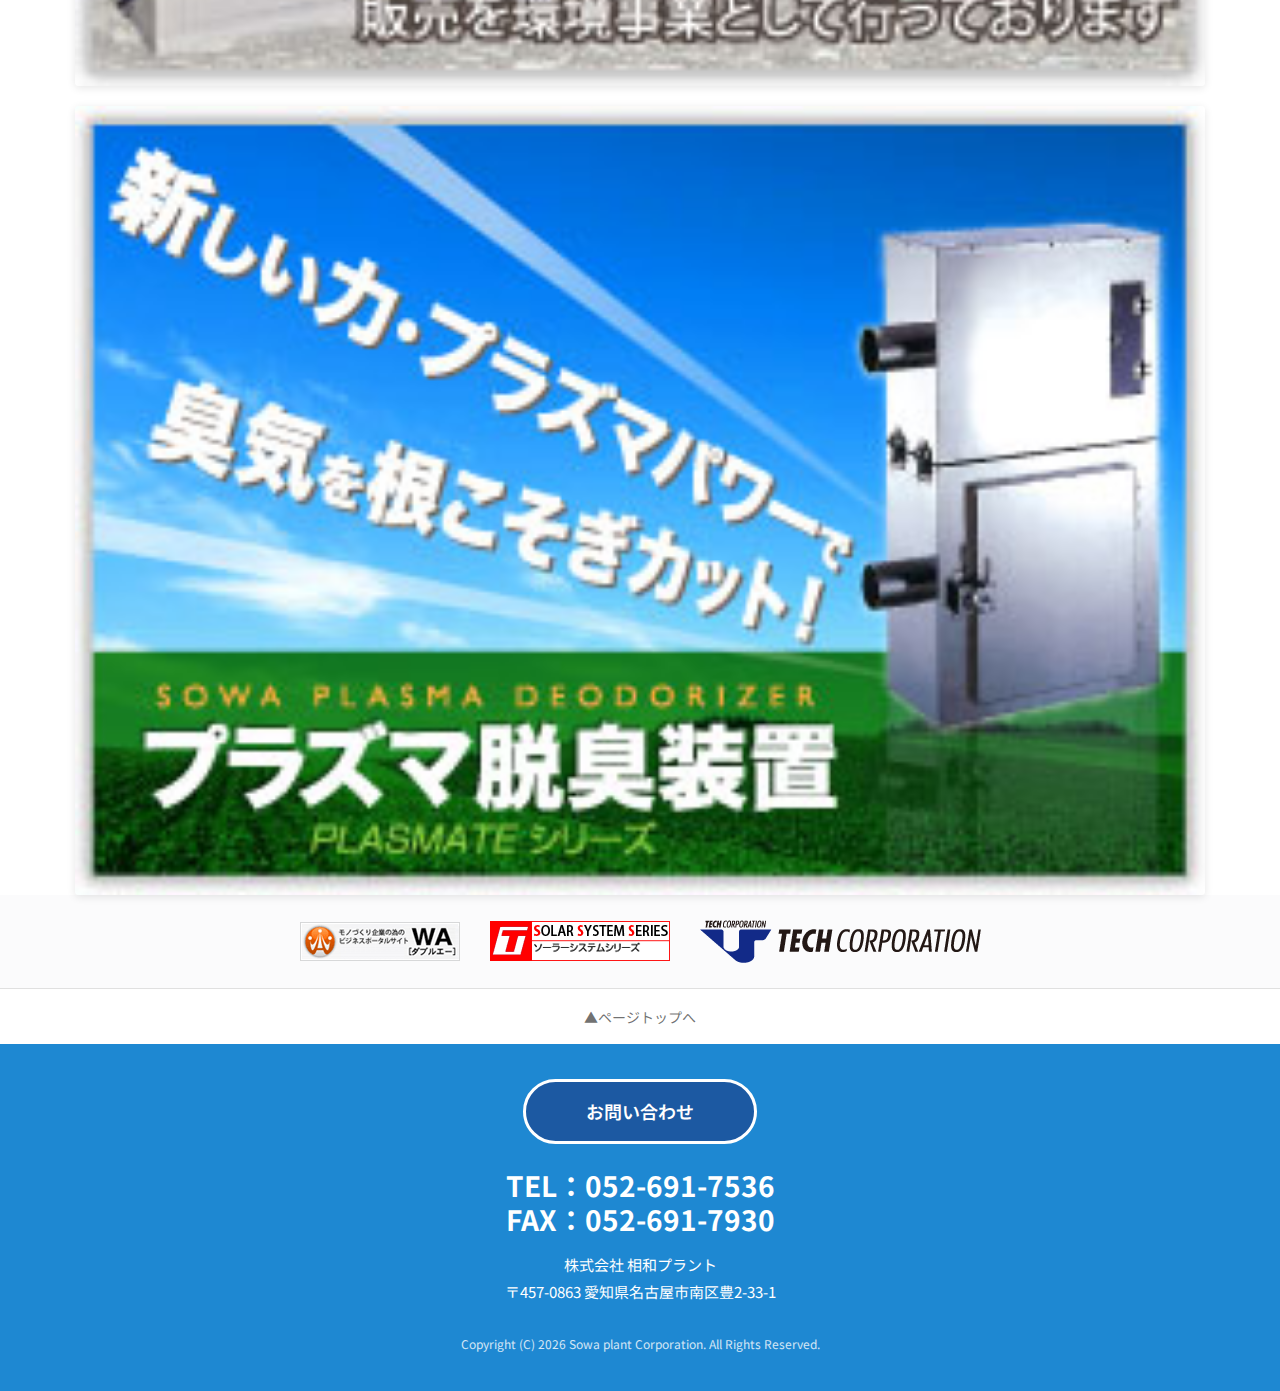
<file: works.html>
<!DOCTYPE html>
<html lang="ja">

<head>
    <meta charset="UTF-8">
    <meta name="viewport" content="width=device-width, initial-scale=1.0">
    <meta name="description" content="株式会社相和プラントの事業内容ページです。プラント設計、製造・施工・試運転、環境設備機械販売・メンテナンスを行っています。">
    <title>事業内容 | 株式会社相和プラント</title>
    <link rel="stylesheet"
        href="https://fonts.googleapis.com/css2?family=Noto+Sans+JP:wght@300;400;500;600;700&family=Josefin+Sans:wght@300;400;500;600;700&display=swap">
    <link rel="stylesheet" href="css/style.css">
</head>

<body>

    <!-- Overlay for SP Menu -->
    <div class="overlay"></div>

    <!-- Header -->
    <header class="header">
        <div class="header-inner">
            <a href="index.html" class="logo">
                <img src="images/logo.png" alt="相和プラント">
            </a>
            <nav class="nav">
                <ul class="nav-menu">
                    <li><a href="index.html">HOME</a></li>
                    <li><a href="works.html" class="current">事業内容</a></li>
                    <li><a href="example.html">納入実績</a></li>
                    <li><a href="company.html">会社概要</a></li>
                    <li><a href="contact.html">お問い合わせ</a></li>
                </ul>
            </nav>
            <button class="menu-btn"><span></span></button>
        </div>
    </header>

    <!-- Page Header -->
    <section class="page-header">
        <h1>事業内容</h1>
    </section>

    <!-- Main Content -->
    <main>
        <div class="page-layout">
            <div class="page-main">

                <!-- Plant Design Section -->
                <section id="design" class="work-section section--bg">
                    <h2 class="heading">プラント設計</h2>
                    <p class="work-description">
                        ダクト・脱臭装置・集塵装置など、大小様々なプラント設備を設計しています。
                    </p>
                </section>

                <!-- Manufacturing Section -->
                <section id="manufacturing" class="work-section">
                    <h2 class="heading">プラント製作・現場管理・施工から試運転まで</h2>
                    <p class="work-description">
                        当社工場内や協力工場でのダクトやプラントの製造から、現場での管理施工を経て試運転まで当社が一貫して承ります。
                    </p>
                    <div class="work-gallery">
                        <div class="work-gallery-item">
                            <img src="images/works/img137bh4135_1.jpg" alt="工場内観">
                            <p class="gallery-caption">工場内観</p>
                        </div>
                        <div class="work-gallery-item">
                            <img src="images/works/img137bh4139_1.jpg" alt="ダクト工事">
                            <p class="gallery-caption">ダクト工事</p>
                        </div>
                        <div class="work-gallery-item">
                            <img src="images/works/img137bh4146_1.jpg" alt="脱臭設備">
                            <p class="gallery-caption">脱臭設備</p>
                        </div>
                    </div>
                </section>

                <!-- Sales & Maintenance Section -->
                <section id="sales" class="work-section section--bg">
                    <h2 class="heading">環境設備機械の販売からメンテナンスまで</h2>
                    <p class="work-description">
                        環境設備の販売も行っております。当社開発製造販売のプラズマ脱臭機の取扱いの他、バイオ式生ゴミ処理機も販売代理店として取扱っております。
                    </p>
                    <div class="work-gallery">
                        <div class="work-gallery-item">
                            <img src="images/works/img137bh4234_1.jpg" alt="プラズマ脱臭装置">
                            <p class="gallery-caption">プラズマ脱臭装置</p>
                        </div>
                        <div class="work-gallery-item">
                            <img src="images/works/img137bh4250_1.jpg" alt="生ゴミ処理機">
                            <p class="gallery-caption">生ゴミ処理機</p>
                        </div>
                        <div class="work-gallery-item">
                            <img src="images/works/img137bh4259_1.jpg" alt="生ゴミ処理機">
                            <p class="gallery-caption">生ゴミ処理機</p>
                        </div>
                    </div>
                </section>

                <!-- Business Categories -->
                <section class="work-section">
                    <h3 class="heading">営業種目</h3>
                    <div class="business-categories">
                        <ul class="category-list">
                            <li>換気、空調設備</li>
                            <li>集塵装置/空気輸送設備</li>
                            <li>各種排ガス処理/脱臭装置</li>
                            <li>各種乾燥/焼却設備</li>
                            <li>各種プラント設計、施工</li>
                            <li>ボイラー/廃熱回収設備</li>
                        </ul>
                    </div>
                </section>

            </div>

            <!-- Sidebar -->
            <aside class="page-sidebar">
                <div class="sidebar-banner">
                    <a href="#">
                        <img src="images/sidebar/bn03.gif" alt="バナー">
                    </a>
                    <a href="#">
                        <img src="images/sidebar/bn04.jpg" alt="バナー">
                    </a>
                    <a href="#">
                        <img src="images/sidebar/bn05.jpg" alt="バナー">
                    </a>
                    <a href="#">
                        <img src="images/sidebar/img122tg5413_1.jpg" alt="バナー">
                    </a>
                </div>
            </aside>
        </div>

    </main>

    <!-- Banner Links -->
    <section class="banner-section">
        <div class="container">
            <div class="banner-links">
                <a href="http://wa-ltd.com/" target="_blank" rel="noopener noreferrer">
                    <img src="images/banners/bn07.gif" alt="関連会社">
                </a>
                <a href="https://www.2.solars.jp/" target="_blank" rel="noopener noreferrer">
                    <img src="images/banners/bn08.gif" alt="関連会社">
                </a>
                <a href="https://www.2.solars.jp/" target="_blank" rel="noopener noreferrer">
                    <img src="images/banners/img122ea5826_1.png" alt="関連会社">
                </a>
            </div>
        </div>
    </section>

    <!-- Page Top -->
    <div class="page-top">
        <a href="#">▲ページトップへ</a>
    </div>

    <!-- Footer -->
    <footer class="footer">
        <div class="container">
            <a href="contact.html" class="btn">お問い合わせ</a>
            <p class="tel">
                <a href="tel:052-691-7536">TEL：052-691-7536</a>
            </p>
            <p class="fax">FAX：052-691-7930</p>
            <address>
                株式会社 相和プラント<br>
                〒457-0863 愛知県名古屋市南区豊2-33-1
            </address>
            <small>Copyright (C) 2026 Sowa plant Corporation. All Rights Reserved.</small>
        </div>
    </footer>

    <script src="js/main.js"></script>
</body>

</html>
</file>
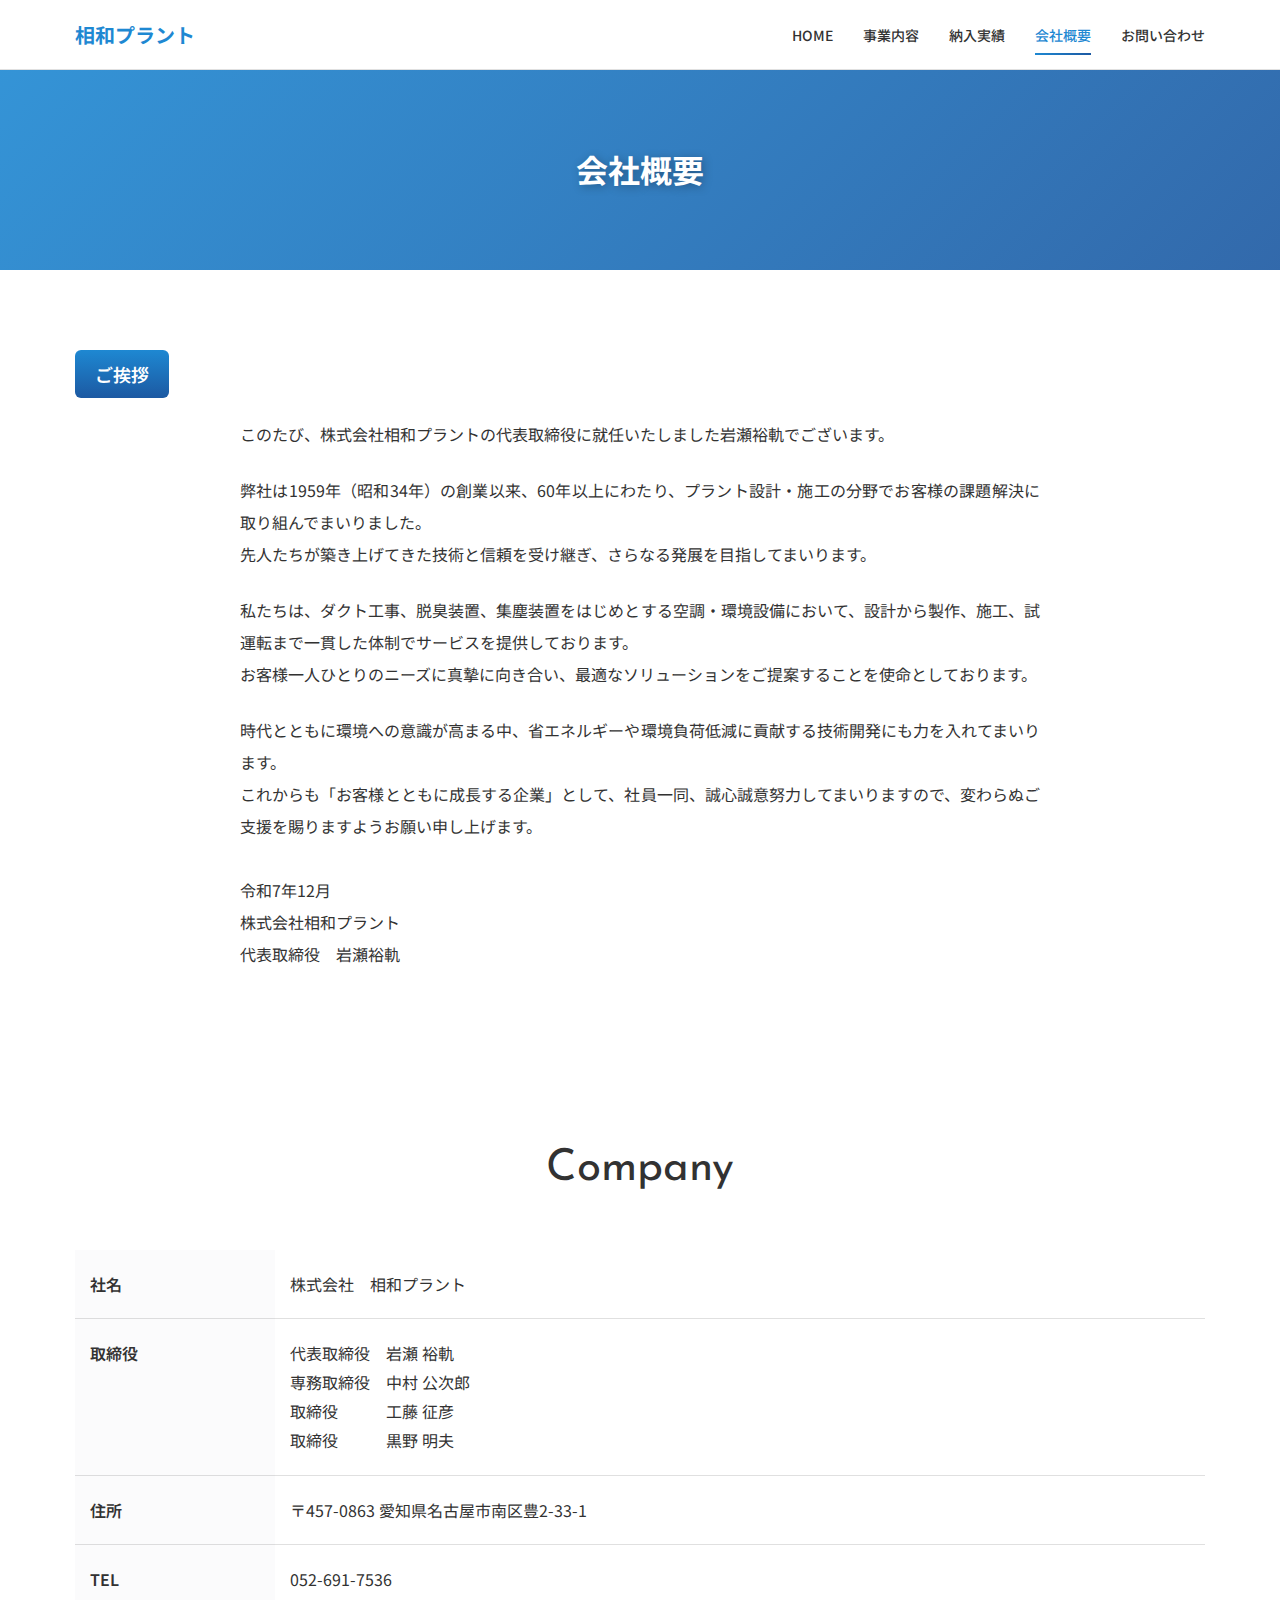
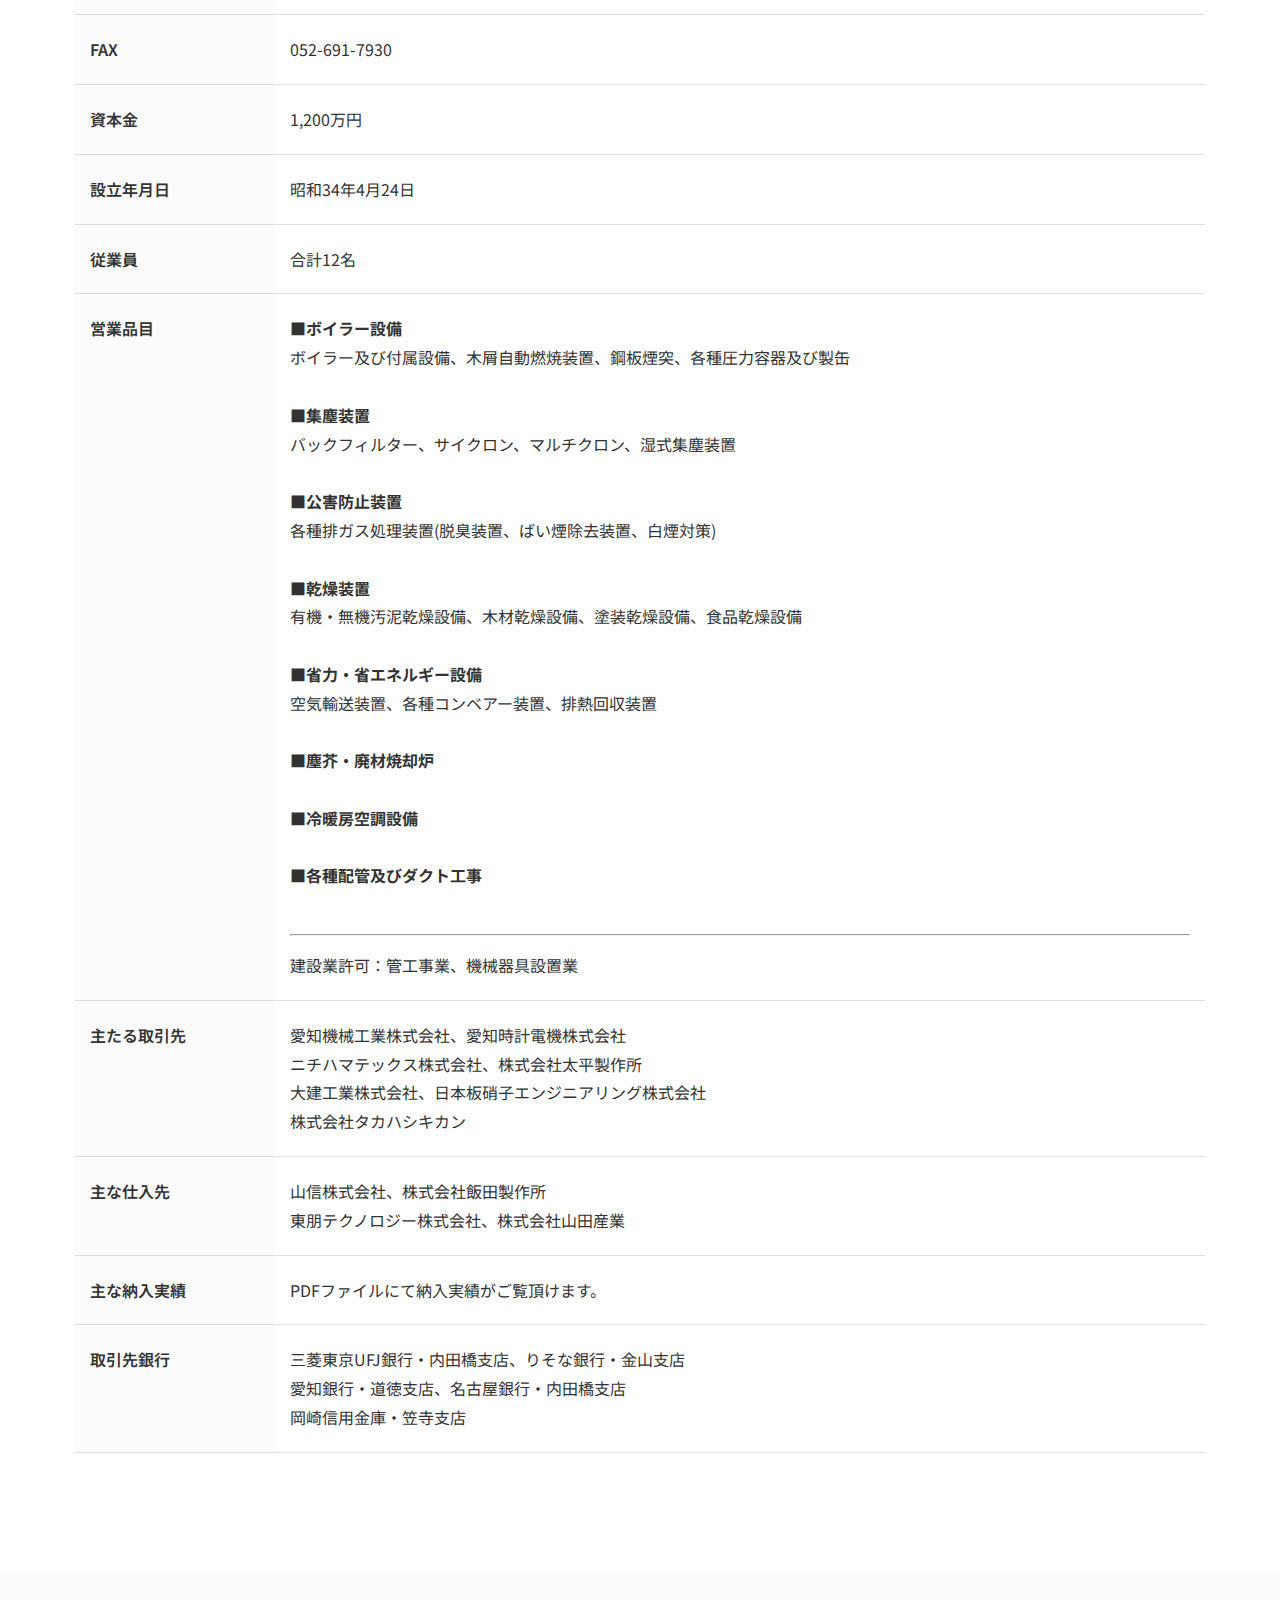
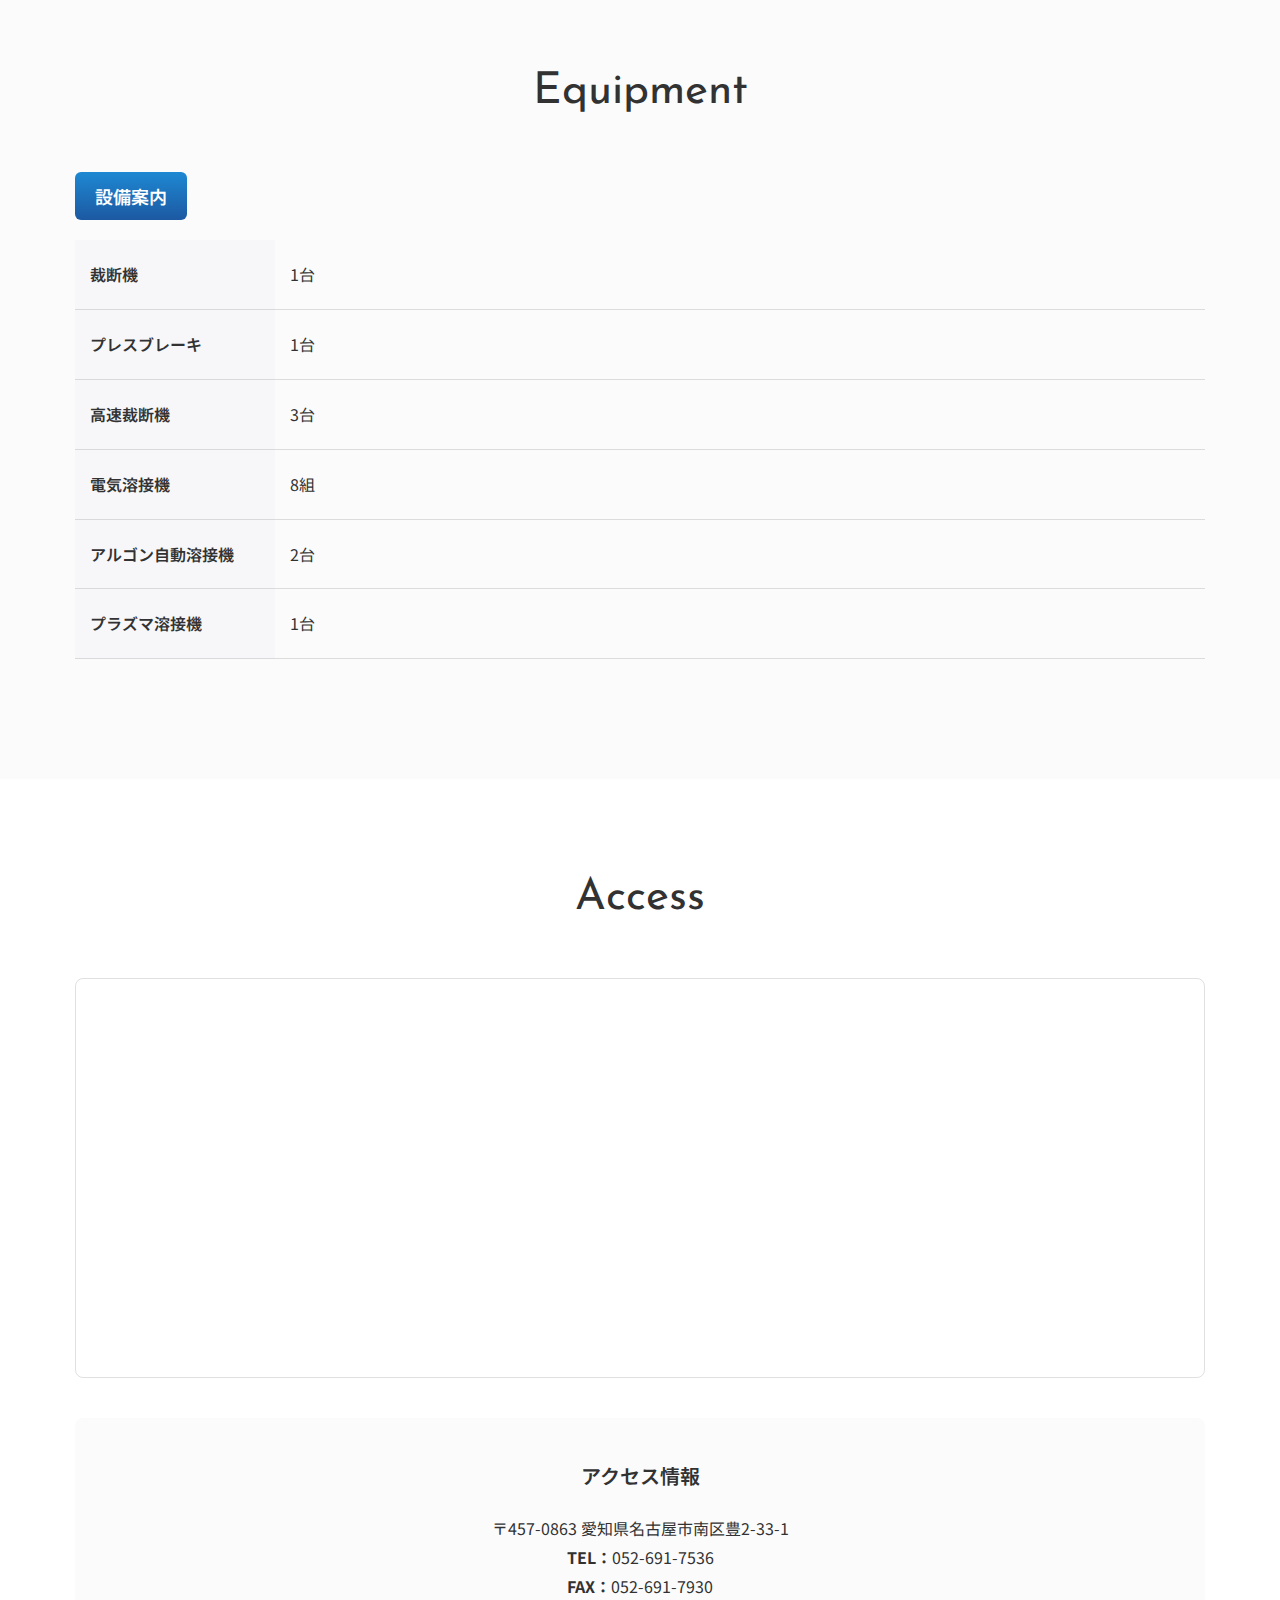
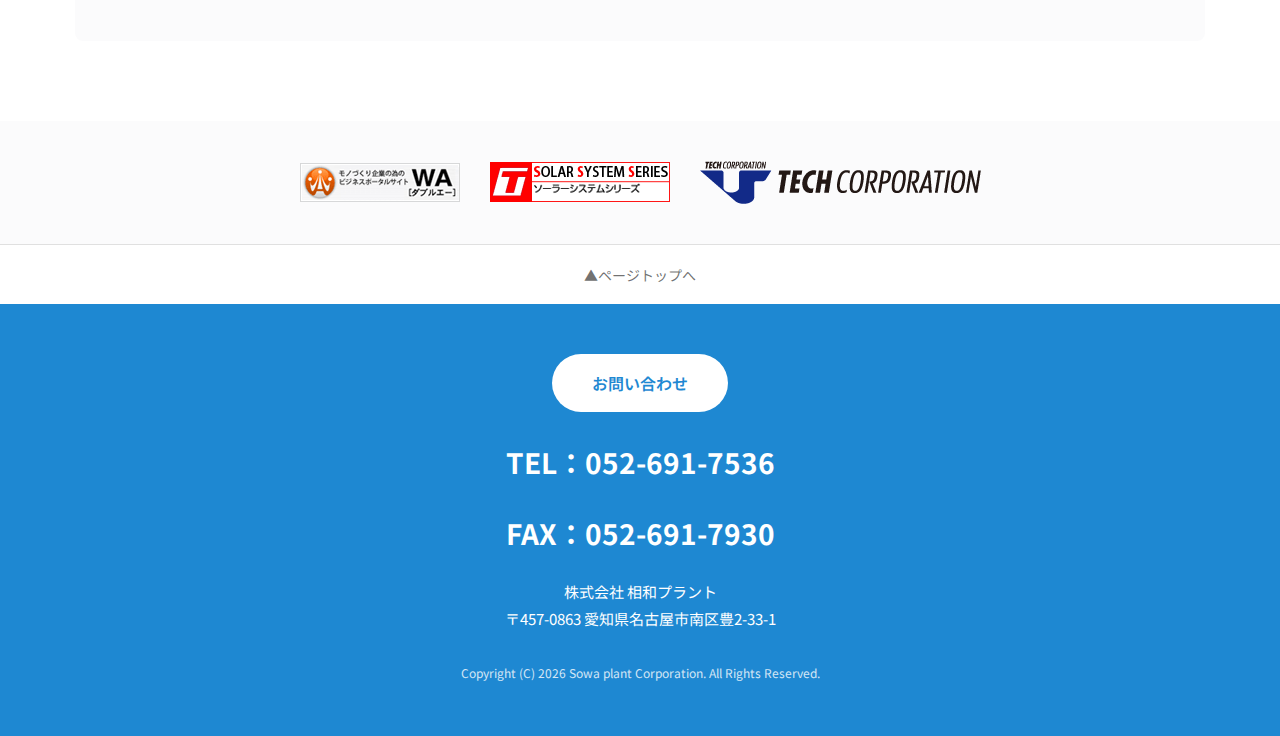
<file: sowa-web/company.html>
<!DOCTYPE html>
<html lang="ja">

<head>
    <meta charset="UTF-8">
    <meta name="viewport" content="width=device-width, initial-scale=1.0">
    <meta name="description" content="株式会社相和プラントの会社概要ページです。愛知県名古屋市南区を拠点に、ダクト工事、プラント設計などを行っています。">
    <title>会社概要 | 株式会社相和プラント</title>
    <link rel="stylesheet"
        href="https://fonts.googleapis.com/css2?family=Noto+Sans+JP:wght@300;400;500;600;700&family=Josefin+Sans:wght@300;400;500;600;700&display=swap">
    <link rel="stylesheet" href="css/style.css">
</head>

<body>

    <!-- Overlay for SP Menu -->
    <div class="overlay"></div>

    <!-- Header -->
    <header class="header">
        <div class="header-inner">
            <a href="index.html" class="logo">
                <!-- <img src="images/logo.png" alt="相和プラント"> -->
                <span>相和プラント</span>
            </a>
            <nav class="nav">
                <ul class="nav-menu">
                    <li><a href="index.html">HOME</a></li>
                    <li><a href="works.html">事業内容</a></li>
                    <li><a href="example.html">納入実績</a></li>
                    <li><a href="company.html" class="current">会社概要</a></li>
                    <li><a href="contact.html">お問い合わせ</a></li>
                </ul>
            </nav>
            <button class="menu-btn"><span></span></button>
        </div>
    </header>

    <!-- Page Header -->
    <section class="page-header">
        <h1>会社概要</h1>
    </section>

    <!-- Main Content -->
    <main>

        <!-- Greeting Section -->
        <section id="greeting" class="section">
            <div class="container">
                <h3 class="heading">ご挨拶</h3>
                <div class="greeting-content">
                    <p>
                        このたび、株式会社相和プラントの代表取締役に就任いたしました岩瀬裕軌でございます。
                    </p>
                    <p>
                        弊社は1959年（昭和34年）の創業以来、60年以上にわたり、プラント設計・施工の分野でお客様の課題解決に取り組んでまいりました。<br>
                        先人たちが築き上げてきた技術と信頼を受け継ぎ、さらなる発展を目指してまいります。
                    </p>
                    <p>
                        私たちは、ダクト工事、脱臭装置、集塵装置をはじめとする空調・環境設備において、設計から製作、施工、試運転まで一貫した体制でサービスを提供しております。<br>
                        お客様一人ひとりのニーズに真摯に向き合い、最適なソリューションをご提案することを使命としております。
                    </p>
                    <p>
                        時代とともに環境への意識が高まる中、省エネルギーや環境負荷低減に貢献する技術開発にも力を入れてまいります。<br>
                        これからも「お客様とともに成長する企業」として、社員一同、誠心誠意努力してまいりますので、変わらぬご支援を賜りますようお願い申し上げます。
                    </p>
                    <p class="greeting-signature">
                        令和7年12月<br>
                        株式会社相和プラント<br>
                        代表取締役　岩瀬裕軌
                    </p>
                </div>
            </div>
        </section>

        <!-- Company Info Section -->
        <section id="company" class="section">
            <div class="container">
                <h2 class="section-title">Company</h2>

                <table class="table">
                    <tr>
                        <th>社名</th>
                        <td>株式会社　相和プラント</td>
                    </tr>
                    <tr>
                        <th>取締役</th>
                        <td>
                            代表取締役　岩瀬 裕軌<br>
                            専務取締役　中村 公次郎<br>
                            取締役　　　工藤 征彦<br>
                            取締役　　　黒野 明夫
                        </td>
                    </tr>
                    <tr>
                        <th>住所</th>
                        <td>〒457-0863 愛知県名古屋市南区豊2-33-1</td>
                    </tr>
                    <tr>
                        <th>TEL</th>
                        <td>052-691-7536</td>
                    </tr>
                    <tr>
                        <th>FAX</th>
                        <td>052-691-7930</td>
                    </tr>
                    <tr>
                        <th>資本金</th>
                        <td>1,200万円</td>
                    </tr>
                    <tr>
                        <th>設立年月日</th>
                        <td>昭和34年4月24日</td>
                    </tr>
                    <tr>
                        <th>従業員</th>
                        <td>合計12名</td>
                    </tr>
                    <tr>
                        <th>営業品目</th>
                        <td>
                            <strong>■ボイラー設備</strong><br>
                            ボイラー及び付属設備、木屑自動燃焼装置、鋼板煙突、各種圧力容器及び製缶<br><br>
                            <strong>■集塵装置</strong><br>
                            バックフィルター、サイクロン、マルチクロン、湿式集塵装置<br><br>
                            <strong>■公害防止装置</strong><br>
                            各種排ガス処理装置(脱臭装置、ばい煙除去装置、白煙対策)<br><br>
                            <strong>■乾燥装置</strong><br>
                            有機・無機汚泥乾燥設備、木材乾燥設備、塗装乾燥設備、食品乾燥設備<br><br>
                            <strong>■省力・省エネルギー設備</strong><br>
                            空気輸送装置、各種コンベアー装置、排熱回収装置<br><br>
                            <strong>■塵芥・廃材焼却炉</strong><br><br>
                            <strong>■冷暖房空調設備</strong><br><br>
                            <strong>■各種配管及びダクト工事</strong><br><br>
                            <hr style="margin: 15px 0;">
                            建設業許可：管工事業、機械器具設置業
                        </td>
                    </tr>
                    <tr>
                        <th>主たる取引先</th>
                        <td>
                            愛知機械工業株式会社、愛知時計電機株式会社<br>
                            ニチハマテックス株式会社、株式会社太平製作所<br>
                            大建工業株式会社、日本板硝子エンジニアリング株式会社<br>
                            株式会社タカハシキカン
                        </td>
                    </tr>
                    <tr>
                        <th>主な仕入先</th>
                        <td>
                            山信株式会社、株式会社飯田製作所<br>
                            東朋テクノロジー株式会社、株式会社山田産業
                        </td>
                    </tr>
                    <tr>
                        <th>主な納入実績</th>
                        <td>PDFファイルにて納入実績がご覧頂けます。</td>
                    </tr>
                    <tr>
                        <th>取引先銀行</th>
                        <td>
                            三菱東京UFJ銀行・内田橋支店、りそな銀行・金山支店<br>
                            愛知銀行・道徳支店、名古屋銀行・内田橋支店<br>
                            岡崎信用金庫・笠寺支店
                        </td>
                    </tr>
                </table>
            </div>
        </section>

        <!-- Equipment Section -->
        <section id="equipment" class="section section--bg">
            <div class="container">
                <h2 class="section-title">Equipment</h2>
                <h3 class="heading">設備案内</h3>
                <table class="table">
                    <tr>
                        <th>裁断機</th>
                        <td>1台</td>
                    </tr>
                    <tr>
                        <th>プレスブレーキ</th>
                        <td>1台</td>
                    </tr>
                    <tr>
                        <th>高速裁断機</th>
                        <td>3台</td>
                    </tr>
                    <tr>
                        <th>電気溶接機</th>
                        <td>8組</td>
                    </tr>
                    <tr>
                        <th>アルゴン自動溶接機</th>
                        <td>2台</td>
                    </tr>
                    <tr>
                        <th>プラズマ溶接機</th>
                        <td>1台</td>
                    </tr>
                </table>
            </div>
        </section>

        <!-- Access / Map Section -->
        <section id="access" class="section">
            <div class="container">
                <h2 class="section-title">Access</h2>

                <div class="map-wrapper">
                    <iframe
                        src="https://www.google.com/maps/embed?pb=!1m18!1m12!1m3!1d3263.4723456789!2d136.9212345!3d35.0912345!2m3!1f0!2f0!3f0!3m2!1i1024!2i768!4f13.1!3m3!1m2!1s0x0%3A0x0!2z5qCq5byP5Lya56S-55u45ZKM44OX44Op44Oz44OI!5e0!3m2!1sja!2sjp!4v1234567890"
                        width="100%"
                        height="450"
                        style="border:0;"
                        allowfullscreen=""
                        loading="lazy"
                        referrerpolicy="no-referrer-when-downgrade">
                    </iframe>
                </div>

                <div class="contact-info">
                    <h3>アクセス情報</h3>
                    <address>
                        〒457-0863 愛知県名古屋市南区豊2-33-1<br>
                        <strong>TEL：</strong>052-691-7536<br>
                        <strong>FAX：</strong>052-691-7930
                    </address>
                </div>
            </div>
        </section>

    </main>

    <!-- Banner Links -->
    <section class="banner-section">
        <div class="container">
            <div class="banner-links">
                <a href="http://wa-ltd.com/" target="_blank" rel="noopener noreferrer">
                    <img src="images/banners/bn07.gif" alt="関連会社">
                </a>
                <a href="https://www.2.solars.jp/" target="_blank" rel="noopener noreferrer">
                    <img src="images/banners/bn08.gif" alt="関連会社">
                </a>
                <a href="https://www.2.solars.jp/" target="_blank" rel="noopener noreferrer">
                    <img src="images/banners/img122ea5826_1.png" alt="関連会社">
                </a>
            </div>
        </div>
    </section>

    <!-- Page Top -->
    <div class="page-top">
        <a href="#">▲ページトップへ</a>
    </div>

    <!-- Footer -->
    <footer class="footer">
        <div class="container">
            <a href="contact.html" class="btn">お問い合わせ</a>
            <p class="tel">
                <a href="tel:052-691-7536">TEL：052-691-7536</a>
            </p>
            <p class="fax">FAX：052-691-7930</p>
            <address>
                株式会社 相和プラント<br>
                〒457-0863 愛知県名古屋市南区豊2-33-1
            </address>
            <small>Copyright (C) 2026 Sowa plant Corporation. All Rights Reserved.</small>
        </div>
    </footer>

    <script src="js/main.js"></script>
</body>

</html>
</file>
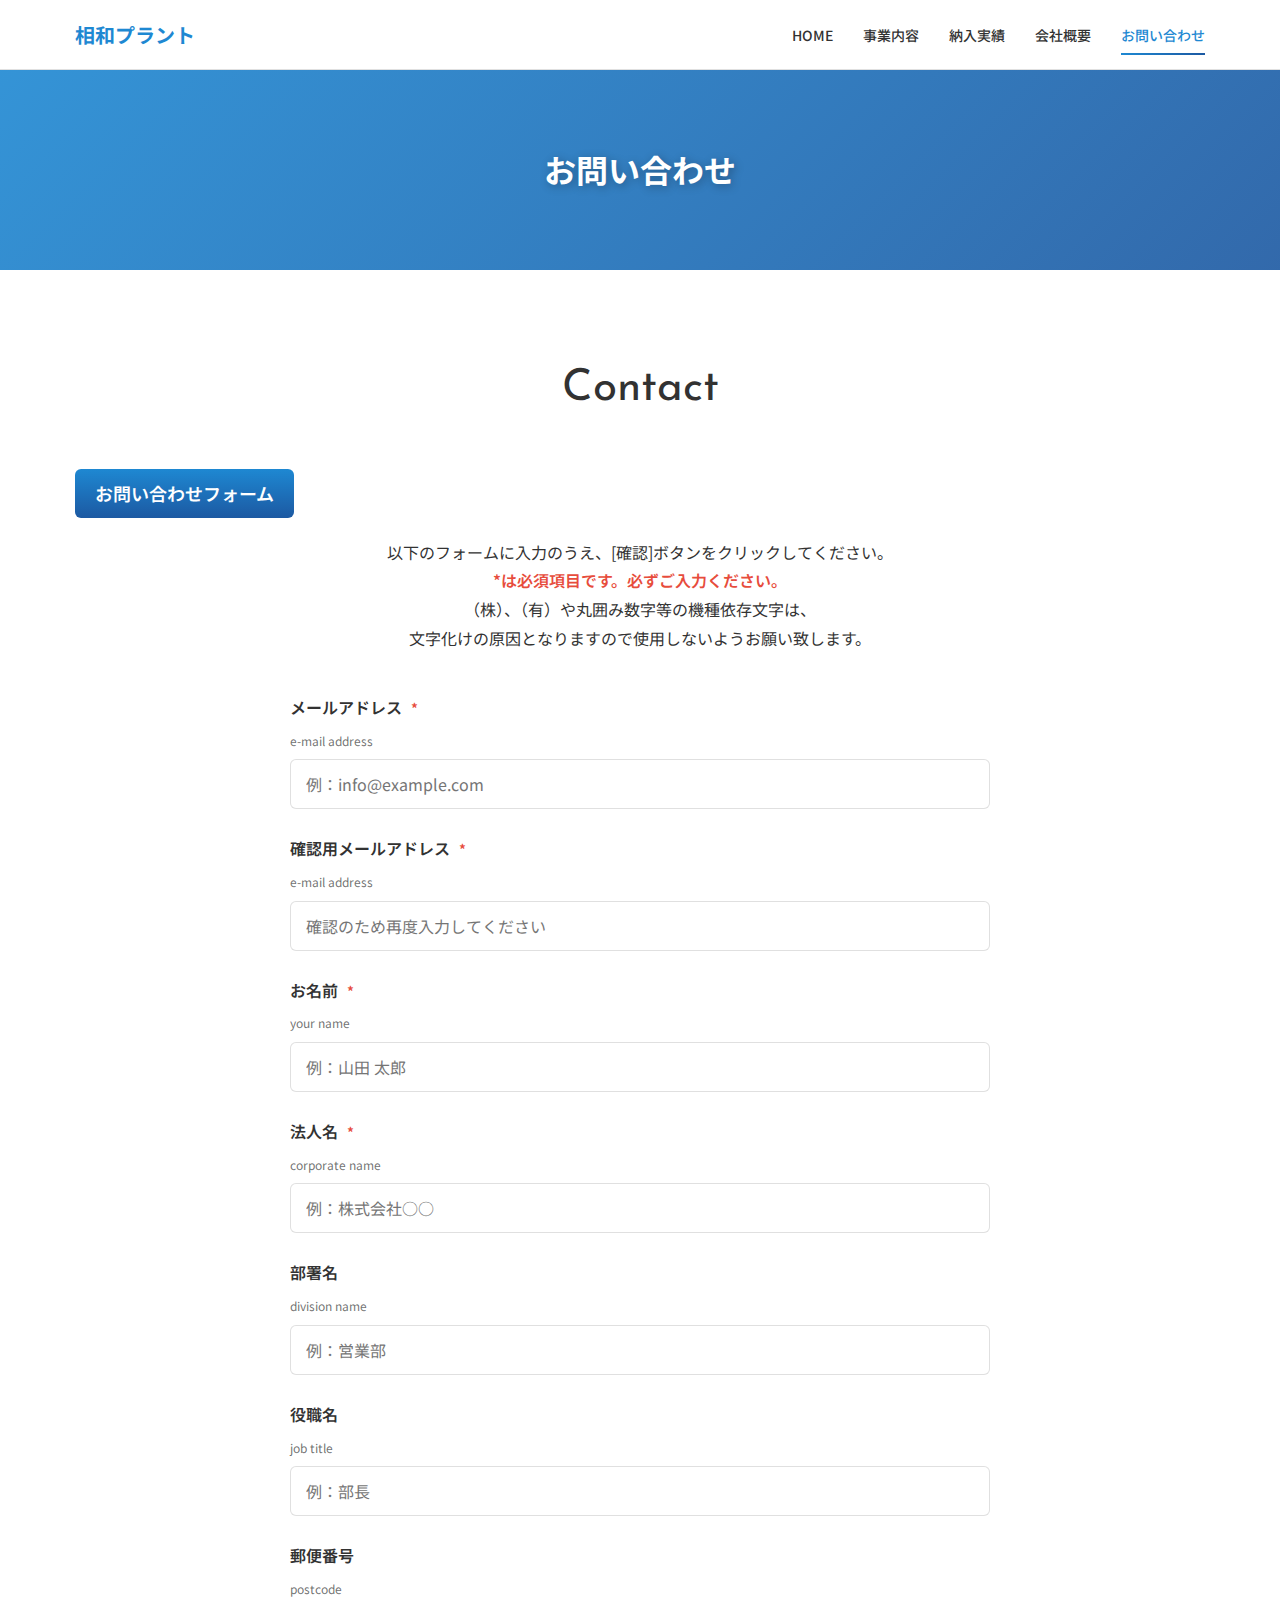
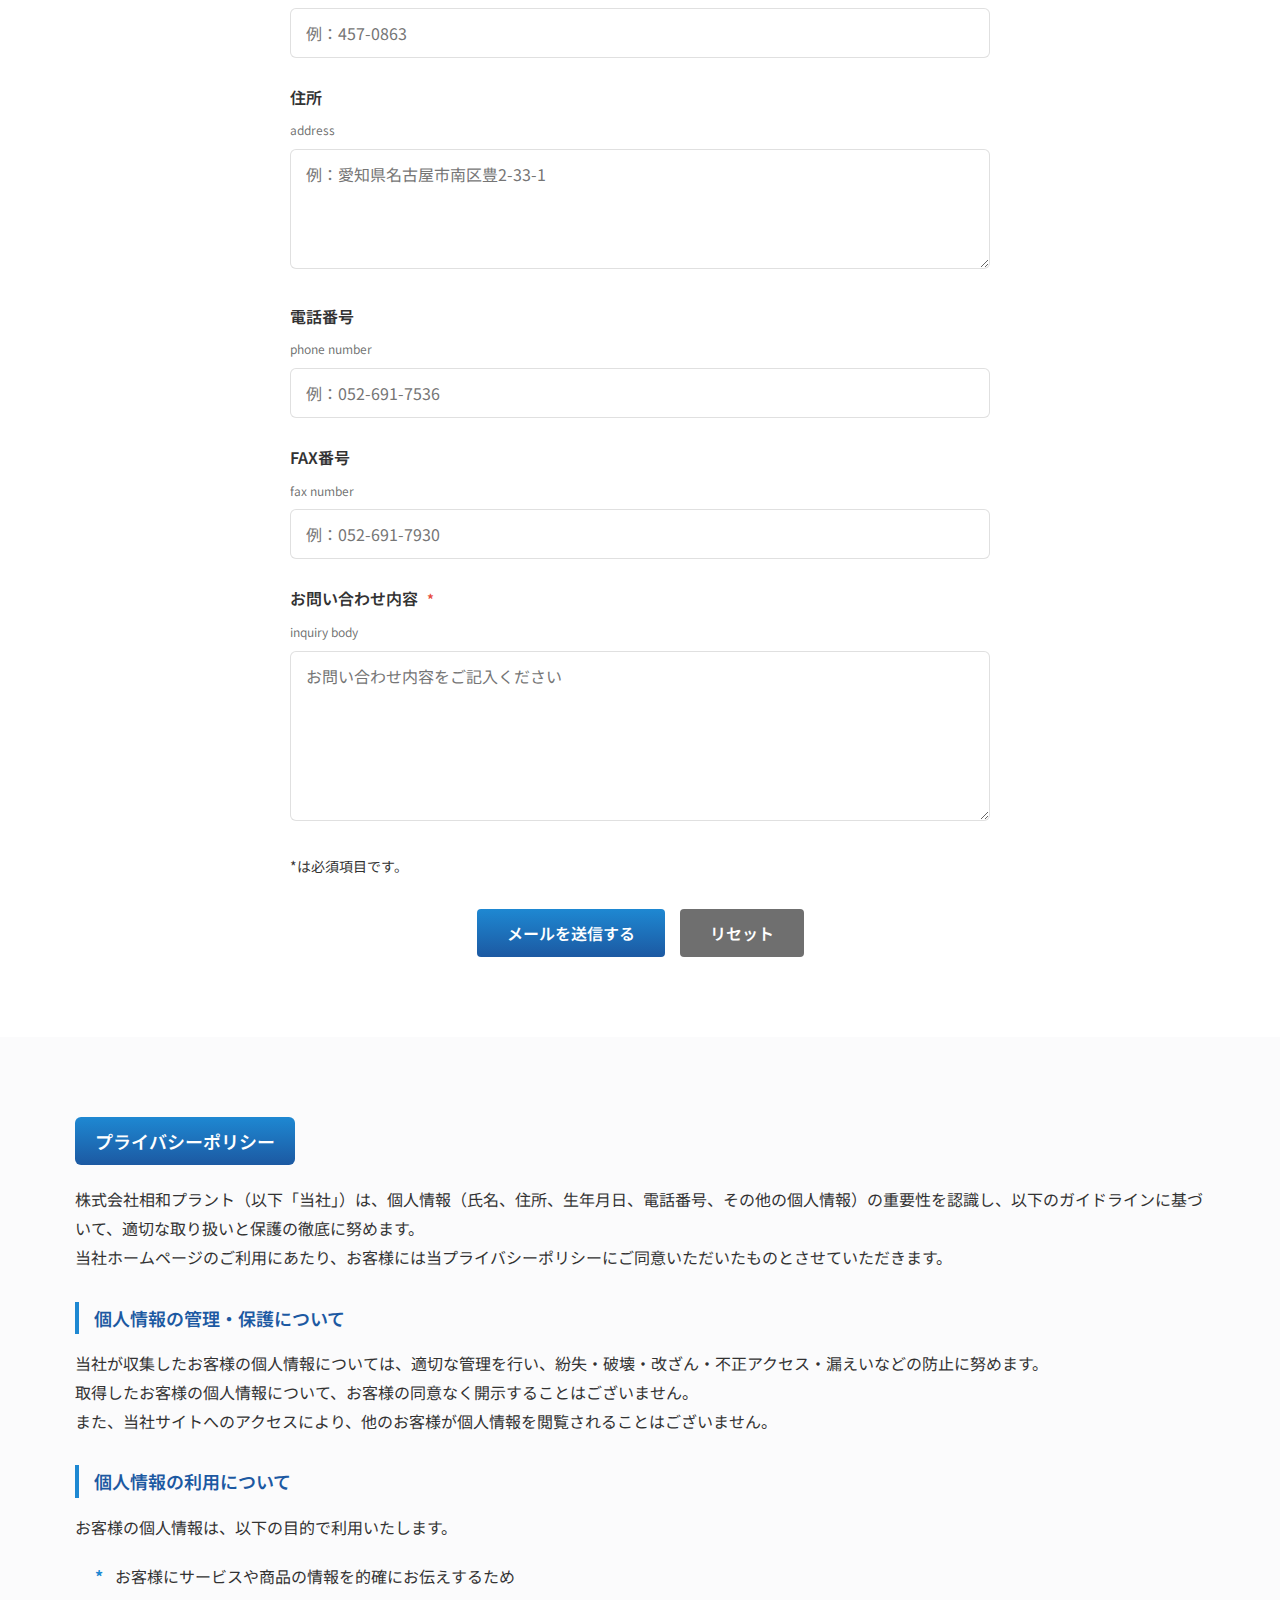
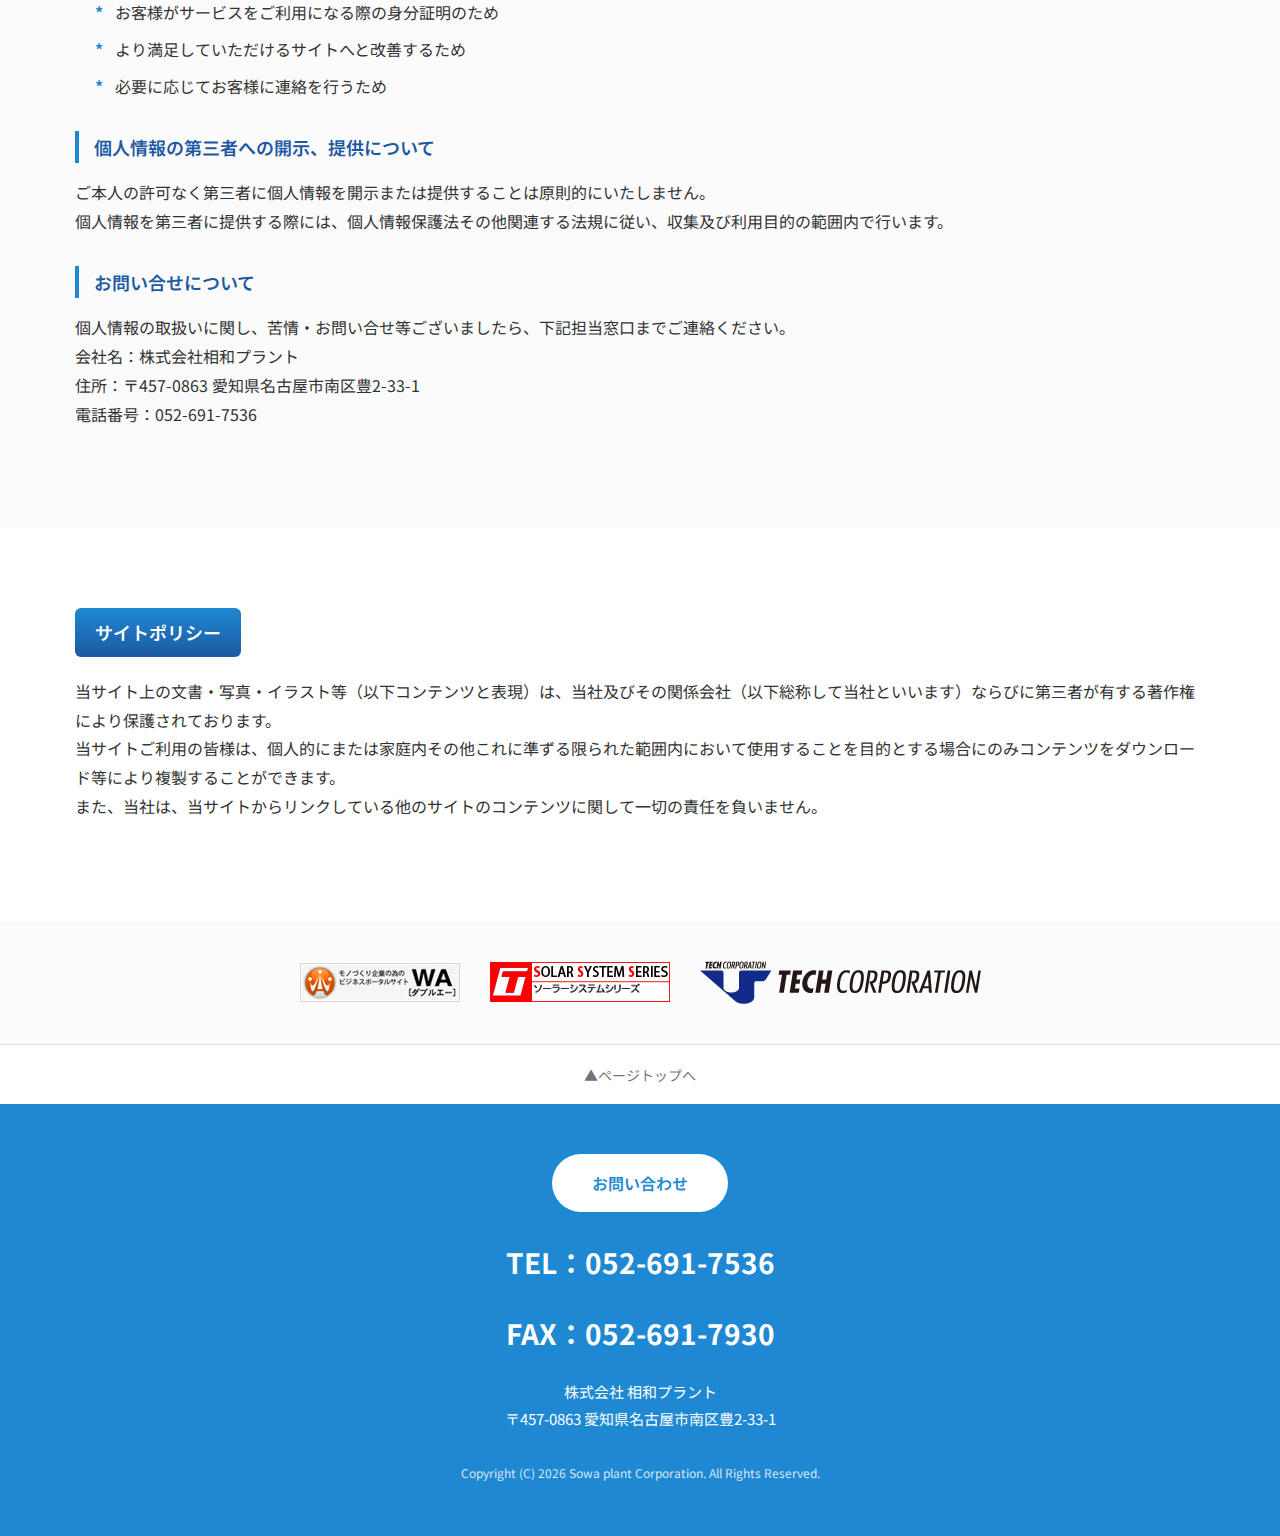
<file: sowa-web/contact.html>
<!DOCTYPE html>
<html lang="ja">

<head>
    <meta charset="UTF-8">
    <meta name="viewport" content="width=device-width, initial-scale=1.0">
    <meta name="description" content="株式会社相和プラントへのお問い合わせページです。ダクト工事、プラント設計、脱臭装置、集塵装置などに関するご相談はこちらから。">
    <title>お問い合わせ | 株式会社相和プラント</title>
    <link rel="stylesheet"
        href="https://fonts.googleapis.com/css2?family=Noto+Sans+JP:wght@300;400;500;600;700&family=Josefin+Sans:wght@300;400;500;600;700&display=swap">
    <link rel="stylesheet" href="css/style.css">
</head>

<body>

    <!-- Overlay for SP Menu -->
    <div class="overlay"></div>

    <!-- Header -->
    <header class="header">
        <div class="header-inner">
            <a href="index.html" class="logo">
                <!-- <img src="images/logo.png" alt="相和プラント"> -->
                <span>相和プラント</span>
            </a>
            <nav class="nav">
                <ul class="nav-menu">
                    <li><a href="index.html">HOME</a></li>
                    <li><a href="works.html">事業内容</a></li>
                    <li><a href="example.html">納入実績</a></li>
                    <li><a href="company.html">会社概要</a></li>
                    <li><a href="contact.html" class="current">お問い合わせ</a></li>
                </ul>
            </nav>
            <button class="menu-btn"><span></span></button>
        </div>
    </header>

    <!-- Page Header -->
    <section class="page-header">
        <h1>お問い合わせ</h1>
    </section>

    <!-- Main Content -->
    <main>

        <!-- Contact Form Section -->
        <section class="section">
            <div class="container">
                <h2 class="section-title">Contact</h2>
                <h3 class="heading">お問い合わせフォーム</h3>
                <p class="form-intro">
                    以下のフォームに入力のうえ、[確認]ボタンをクリックしてください。<br>
                    <span class="required-note">*は必須項目です。必ずご入力ください。</span><br>
                    （株）、（有）や丸囲み数字等の機種依存文字は、<br>
                    文字化けの原因となりますので使用しないようお願い致します。
                </p>

                <form class="form" action="#" method="post">

                    <div class="form-group">
                        <label for="email">メールアドレス <span class="required">*</span></label>
                        <span class="label-en">e-mail address</span>
                        <input type="email" id="email" name="email" placeholder="例：info@example.com" required>
                    </div>

                    <div class="form-group">
                        <label for="email_confirm">確認用メールアドレス <span class="required">*</span></label>
                        <span class="label-en">e-mail address</span>
                        <input type="email" id="email_confirm" name="email_confirm" placeholder="確認のため再度入力してください" required>
                    </div>

                    <div class="form-group">
                        <label for="name">お名前 <span class="required">*</span></label>
                        <span class="label-en">your name</span>
                        <input type="text" id="name" name="name" placeholder="例：山田 太郎" required>
                    </div>

                    <div class="form-group">
                        <label for="company">法人名 <span class="required">*</span></label>
                        <span class="label-en">corporate name</span>
                        <input type="text" id="company" name="company" placeholder="例：株式会社○○" required>
                    </div>

                    <div class="form-group">
                        <label for="department">部署名</label>
                        <span class="label-en">division name</span>
                        <input type="text" id="department" name="department" placeholder="例：営業部">
                    </div>

                    <div class="form-group">
                        <label for="job_title">役職名</label>
                        <span class="label-en">job title</span>
                        <input type="text" id="job_title" name="job_title" placeholder="例：部長">
                    </div>

                    <div class="form-group">
                        <label for="postcode">郵便番号</label>
                        <span class="label-en">postcode</span>
                        <input type="text" id="postcode" name="postcode" placeholder="例：457-0863">
                    </div>

                    <div class="form-group">
                        <label for="address">住所</label>
                        <span class="label-en">address</span>
                        <textarea id="address" name="address" rows="3" placeholder="例：愛知県名古屋市南区豊2-33-1"></textarea>
                    </div>

                    <div class="form-group">
                        <label for="tel">電話番号</label>
                        <span class="label-en">phone number</span>
                        <input type="tel" id="tel" name="tel" placeholder="例：052-691-7536">
                    </div>

                    <div class="form-group">
                        <label for="fax">FAX番号</label>
                        <span class="label-en">fax number</span>
                        <input type="tel" id="fax" name="fax" placeholder="例：052-691-7930">
                    </div>

                    <div class="form-group">
                        <label for="message">お問い合わせ内容 <span class="required">*</span></label>
                        <span class="label-en">inquiry body</span>
                        <textarea id="message" name="message" rows="6" placeholder="お問い合わせ内容をご記入ください" required></textarea>
                    </div>

                    <p class="form-note">*は必須項目です。</p>

                    <div class="form-submit">
                        <button type="submit">メールを送信する</button>
                        <button type="reset" class="btn-reset">リセット</button>
                    </div>

                </form>
            </div>
        </section>

        <!-- Privacy Policy Section -->
        <section class="section section--bg">
            <div class="container">
                <h3 class="heading">プライバシーポリシー</h3>
                <div class="policy-content">
                    <p>
                        株式会社相和プラント（以下「当社」）は、個人情報（氏名、住所、生年月日、電話番号、その他の個人情報）の重要性を認識し、以下のガイドラインに基づいて、適切な取り扱いと保護の徹底に努めます。<br>
                        当社ホームページのご利用にあたり、お客様には当プライバシーポリシーにご同意いただいたものとさせていただきます。
                    </p>

                    <h4>個人情報の管理・保護について</h4>
                    <p>
                        当社が収集したお客様の個人情報については、適切な管理を行い、紛失・破壊・改ざん・不正アクセス・漏えいなどの防止に努めます。<br>
                        取得したお客様の個人情報について、お客様の同意なく開示することはございません。<br>
                        また、当社サイトへのアクセスにより、他のお客様が個人情報を閲覧されることはございません。
                    </p>

                    <h4>個人情報の利用について</h4>
                    <p>お客様の個人情報は、以下の目的で利用いたします。</p>
                    <ul>
                        <li>お客様にサービスや商品の情報を的確にお伝えするため</li>
                        <li>お客様がサービスをご利用になる際の身分証明のため</li>
                        <li>より満足していただけるサイトへと改善するため</li>
                        <li>必要に応じてお客様に連絡を行うため</li>
                    </ul>

                    <h4>個人情報の第三者への開示、提供について</h4>
                    <p>
                        ご本人の許可なく第三者に個人情報を開示または提供することは原則的にいたしません。<br>
                        個人情報を第三者に提供する際には、個人情報保護法その他関連する法規に従い、収集及び利用目的の範囲内で行います。
                    </p>

                    <h4>お問い合せについて</h4>
                    <p>
                        個人情報の取扱いに関し、苦情・お問い合せ等ございましたら、下記担当窓口までご連絡ください。<br>
                        会社名：株式会社相和プラント<br>
                        住所：〒457-0863 愛知県名古屋市南区豊2-33-1<br>
                        電話番号：052-691-7536
                    </p>
                </div>
            </div>
        </section>

        <!-- Site Policy Section -->
        <section class="section">
            <div class="container">
                <h3 class="heading">サイトポリシー</h3>
                <div class="policy-content">
                    <p>
                        当サイト上の文書・写真・イラスト等（以下コンテンツと表現）は、当社及びその関係会社（以下総称して当社といいます）ならびに第三者が有する著作権により保護されております。<br>
                        当サイトご利用の皆様は、個人的にまたは家庭内その他これに準ずる限られた範囲内において使用することを目的とする場合にのみコンテンツをダウンロード等により複製することができます。<br>
                        また、当社は、当サイトからリンクしている他のサイトのコンテンツに関して一切の責任を負いません。
                    </p>
                </div>
            </div>
        </section>

    </main>

    <!-- Banner Links -->
    <section class="banner-section">
        <div class="container">
            <div class="banner-links">
                <a href="http://wa-ltd.com/" target="_blank" rel="noopener noreferrer">
                    <img src="images/banners/bn07.gif" alt="関連会社">
                </a>
                <a href="https://www.2.solars.jp/" target="_blank" rel="noopener noreferrer">
                    <img src="images/banners/bn08.gif" alt="関連会社">
                </a>
                <a href="https://www.2.solars.jp/" target="_blank" rel="noopener noreferrer">
                    <img src="images/banners/img122ea5826_1.png" alt="関連会社">
                </a>
            </div>
        </div>
    </section>

    <!-- Page Top -->
    <div class="page-top">
        <a href="#">▲ページトップへ</a>
    </div>

    <!-- Footer -->
    <footer class="footer">
        <div class="container">
            <a href="contact.html" class="btn">お問い合わせ</a>
            <p class="tel">
                <a href="tel:052-691-7536">TEL：052-691-7536</a>
            </p>
            <p class="fax">FAX：052-691-7930</p>
            <address>
                株式会社 相和プラント<br>
                〒457-0863 愛知県名古屋市南区豊2-33-1
            </address>
            <small>Copyright (C) 2026 Sowa plant Corporation. All Rights Reserved.</small>
        </div>
    </footer>

    <script src="js/main.js"></script>
</body>

</html>
</file>
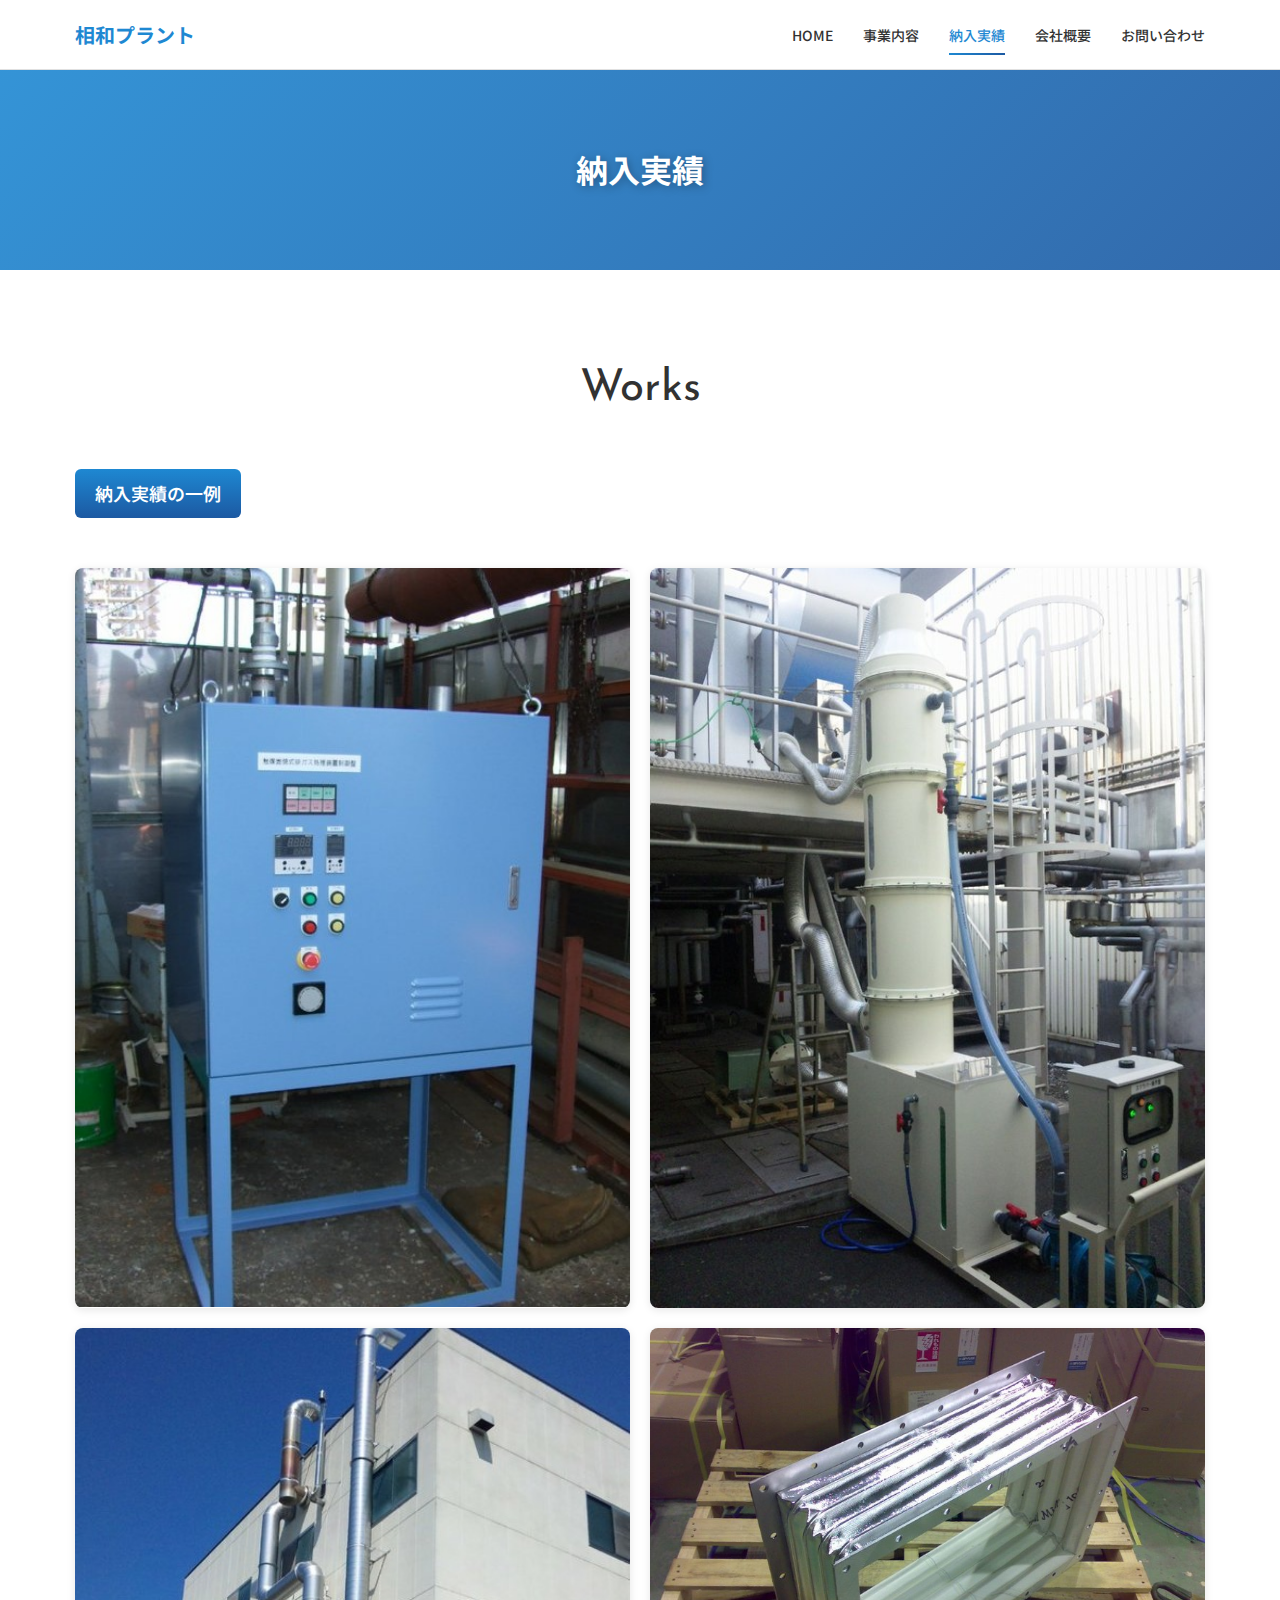
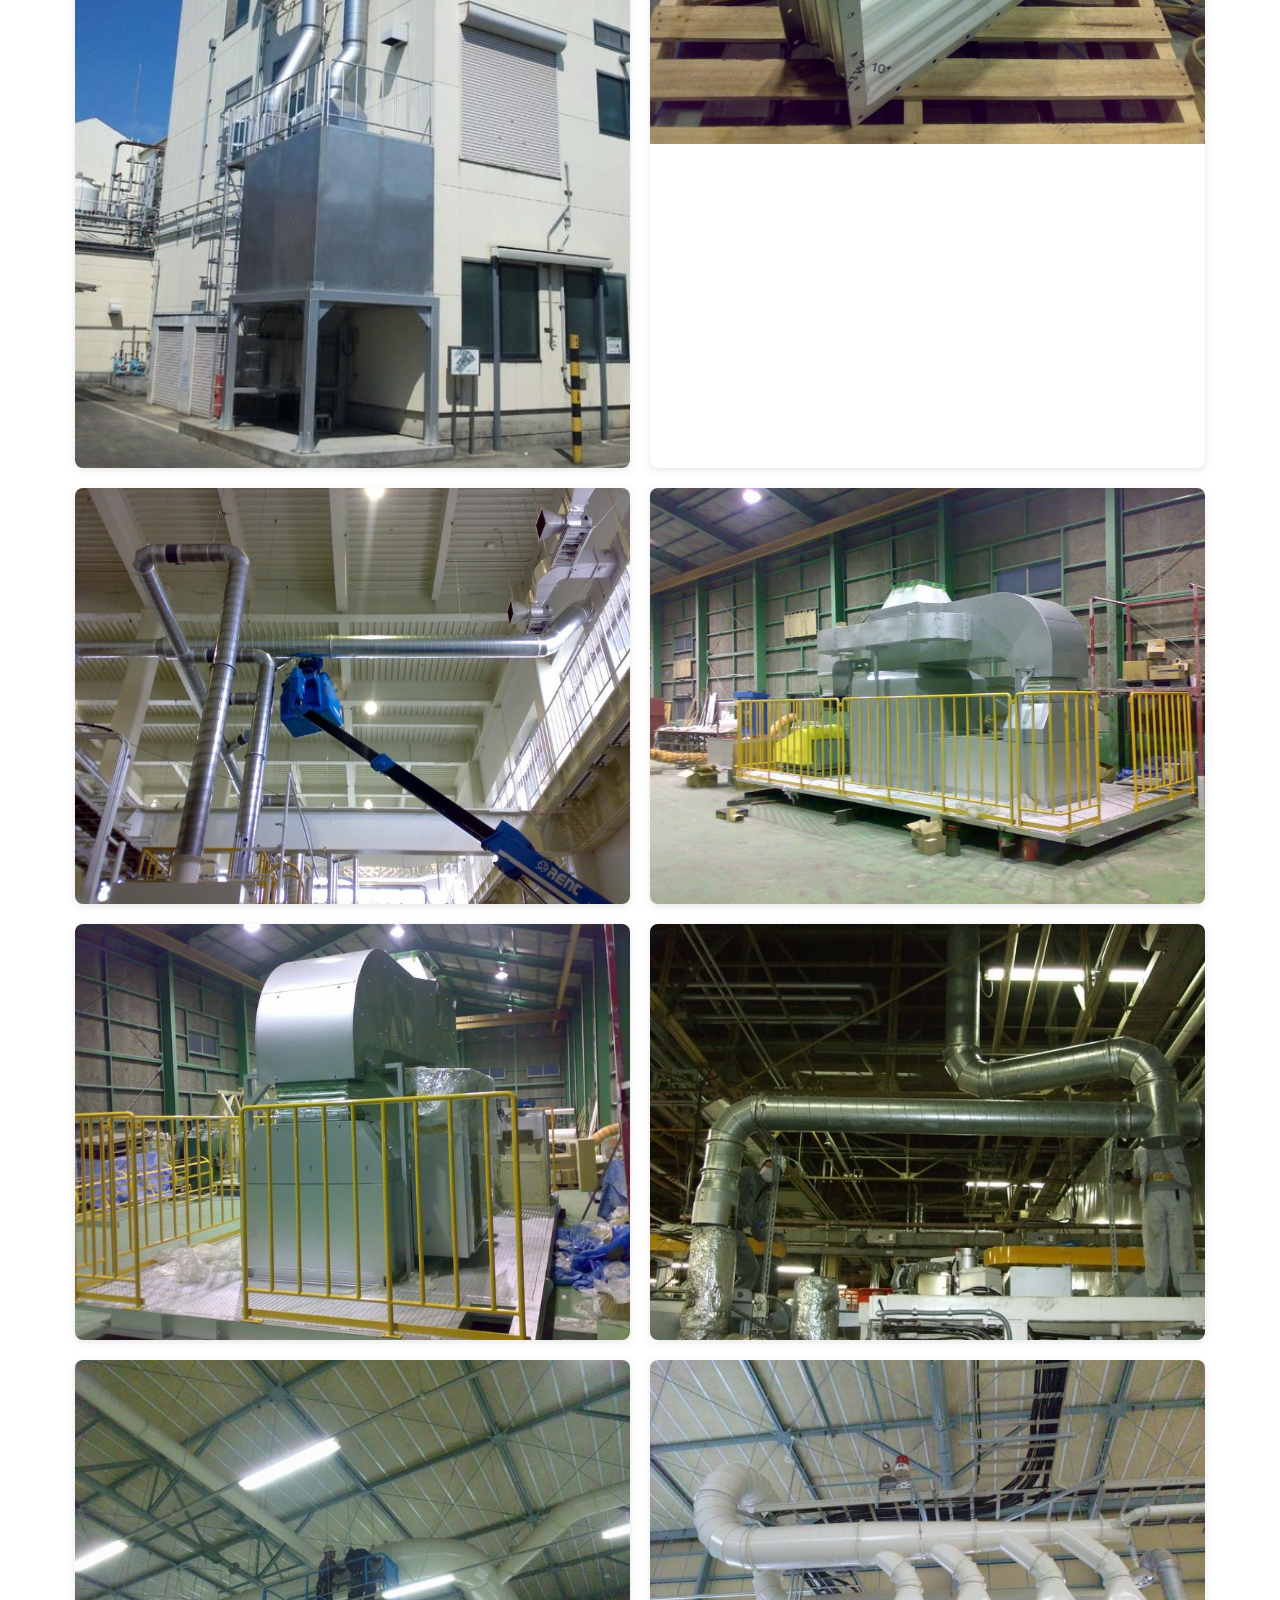
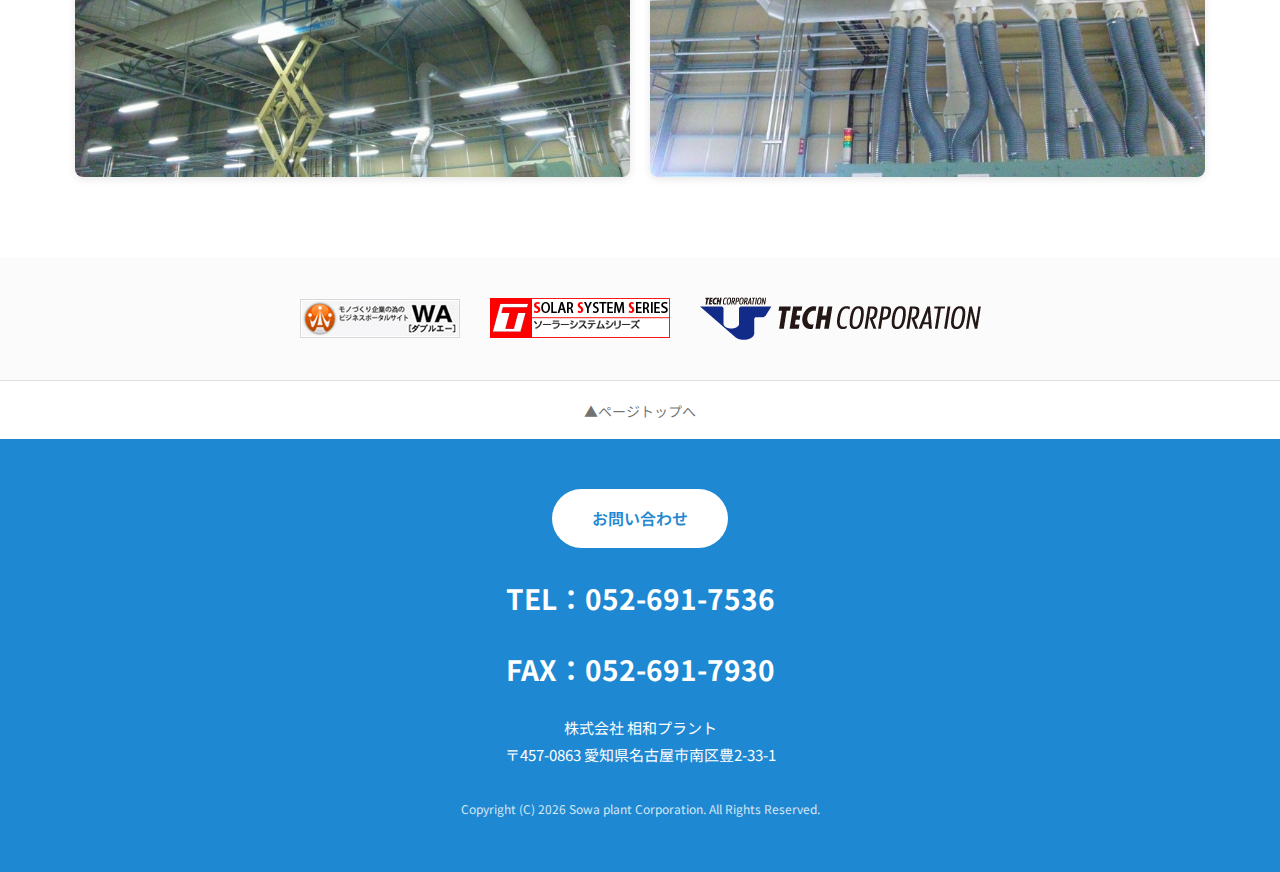
<file: sowa-web/example.html>
<!DOCTYPE html>
<html lang="ja">

<head>
    <meta charset="UTF-8">
    <meta name="viewport" content="width=device-width, initial-scale=1.0">
    <meta name="description" content="株式会社相和プラントの納入実績ページです。これまでに手掛けた工事・製品の実績をご紹介します。">
    <title>納入実績 | 株式会社相和プラント</title>
    <link rel="stylesheet"
        href="https://fonts.googleapis.com/css2?family=Noto+Sans+JP:wght@300;400;500;600;700&family=Josefin+Sans:wght@300;400;500;600;700&display=swap">
    <link rel="stylesheet" href="css/style.css">
</head>

<body>

    <!-- Overlay for SP Menu -->
    <div class="overlay"></div>

    <!-- Header -->
    <header class="header">
        <div class="header-inner">
            <a href="index.html" class="logo">
                <!-- <img src="images/logo.png" alt="相和プラント"> -->
                <span>相和プラント</span>
            </a>
            <nav class="nav">
                <ul class="nav-menu">
                    <li><a href="index.html">HOME</a></li>
                    <li><a href="works.html">事業内容</a></li>
                    <li><a href="example.html" class="current">納入実績</a></li>
                    <li><a href="company.html">会社概要</a></li>
                    <li><a href="contact.html">お問い合わせ</a></li>
                </ul>
            </nav>
            <button class="menu-btn"><span></span></button>
        </div>
    </header>

    <!-- Page Header -->
    <section class="page-header">
        <h1>納入実績</h1>
    </section>

    <!-- Main Content -->
    <main>

        <!-- Example Gallery Section -->
        <section class="section">
            <div class="container">
                <h2 class="section-title">Works</h2>
                <h3 class="heading">納入実績の一例</h3>

                <div class="gallery">
                    <div class="gallery-item">
                        <img src="images/example/img137bi1908_1.jpg" alt="納入実績1">
                    </div>
                    <div class="gallery-item">
                        <img src="images/example/img137bi1912_1.jpg" alt="納入実績2">
                    </div>
                    <div class="gallery-item">
                        <img src="images/example/img137bi1917_1.jpg" alt="納入実績3">
                    </div>
                    <div class="gallery-item">
                        <img src="images/example/img137bi1930_1.jpg" alt="納入実績4">
                    </div>
                    <div class="gallery-item">
                        <img src="images/example/img137bi1934_1.jpg" alt="納入実績5">
                    </div>
                    <div class="gallery-item">
                        <img src="images/example/img137bi1939_1.jpg" alt="納入実績6">
                    </div>
                    <div class="gallery-item">
                        <img src="images/example/img137bi1943_1.jpg" alt="納入実績7">
                    </div>
                    <div class="gallery-item">
                        <img src="images/example/img137bi1952_1.jpg" alt="納入実績8">
                    </div>
                    <div class="gallery-item">
                        <img src="images/example/img137bi1958_1.jpg" alt="納入実績9">
                    </div>
                    <div class="gallery-item">
                        <img src="images/example/img137bi2005_1.jpg" alt="納入実績10">
                    </div>
                </div>
            </div>
        </section>

    </main>

    <!-- Banner Links -->
    <section class="banner-section">
        <div class="container">
            <div class="banner-links">
                <a href="http://wa-ltd.com/" target="_blank" rel="noopener noreferrer">
                    <img src="images/banners/bn07.gif" alt="関連会社">
                </a>
                <a href="https://www.2.solars.jp/" target="_blank" rel="noopener noreferrer">
                    <img src="images/banners/bn08.gif" alt="関連会社">
                </a>
                <a href="https://www.2.solars.jp/" target="_blank" rel="noopener noreferrer">
                    <img src="images/banners/img122ea5826_1.png" alt="関連会社">
                </a>
            </div>
        </div>
    </section>

    <!-- Page Top -->
    <div class="page-top">
        <a href="#">▲ページトップへ</a>
    </div>

    <!-- Footer -->
    <footer class="footer">
        <div class="container">
            <a href="contact.html" class="btn">お問い合わせ</a>
            <p class="tel">
                <a href="tel:052-691-7536">TEL：052-691-7536</a>
            </p>
            <p class="fax">FAX：052-691-7930</p>
            <address>
                株式会社 相和プラント<br>
                〒457-0863 愛知県名古屋市南区豊2-33-1
            </address>
            <small>Copyright (C) 2026 Sowa plant Corporation. All Rights Reserved.</small>
        </div>
    </footer>

    <script src="js/main.js"></script>
</body>

</html>
</file>
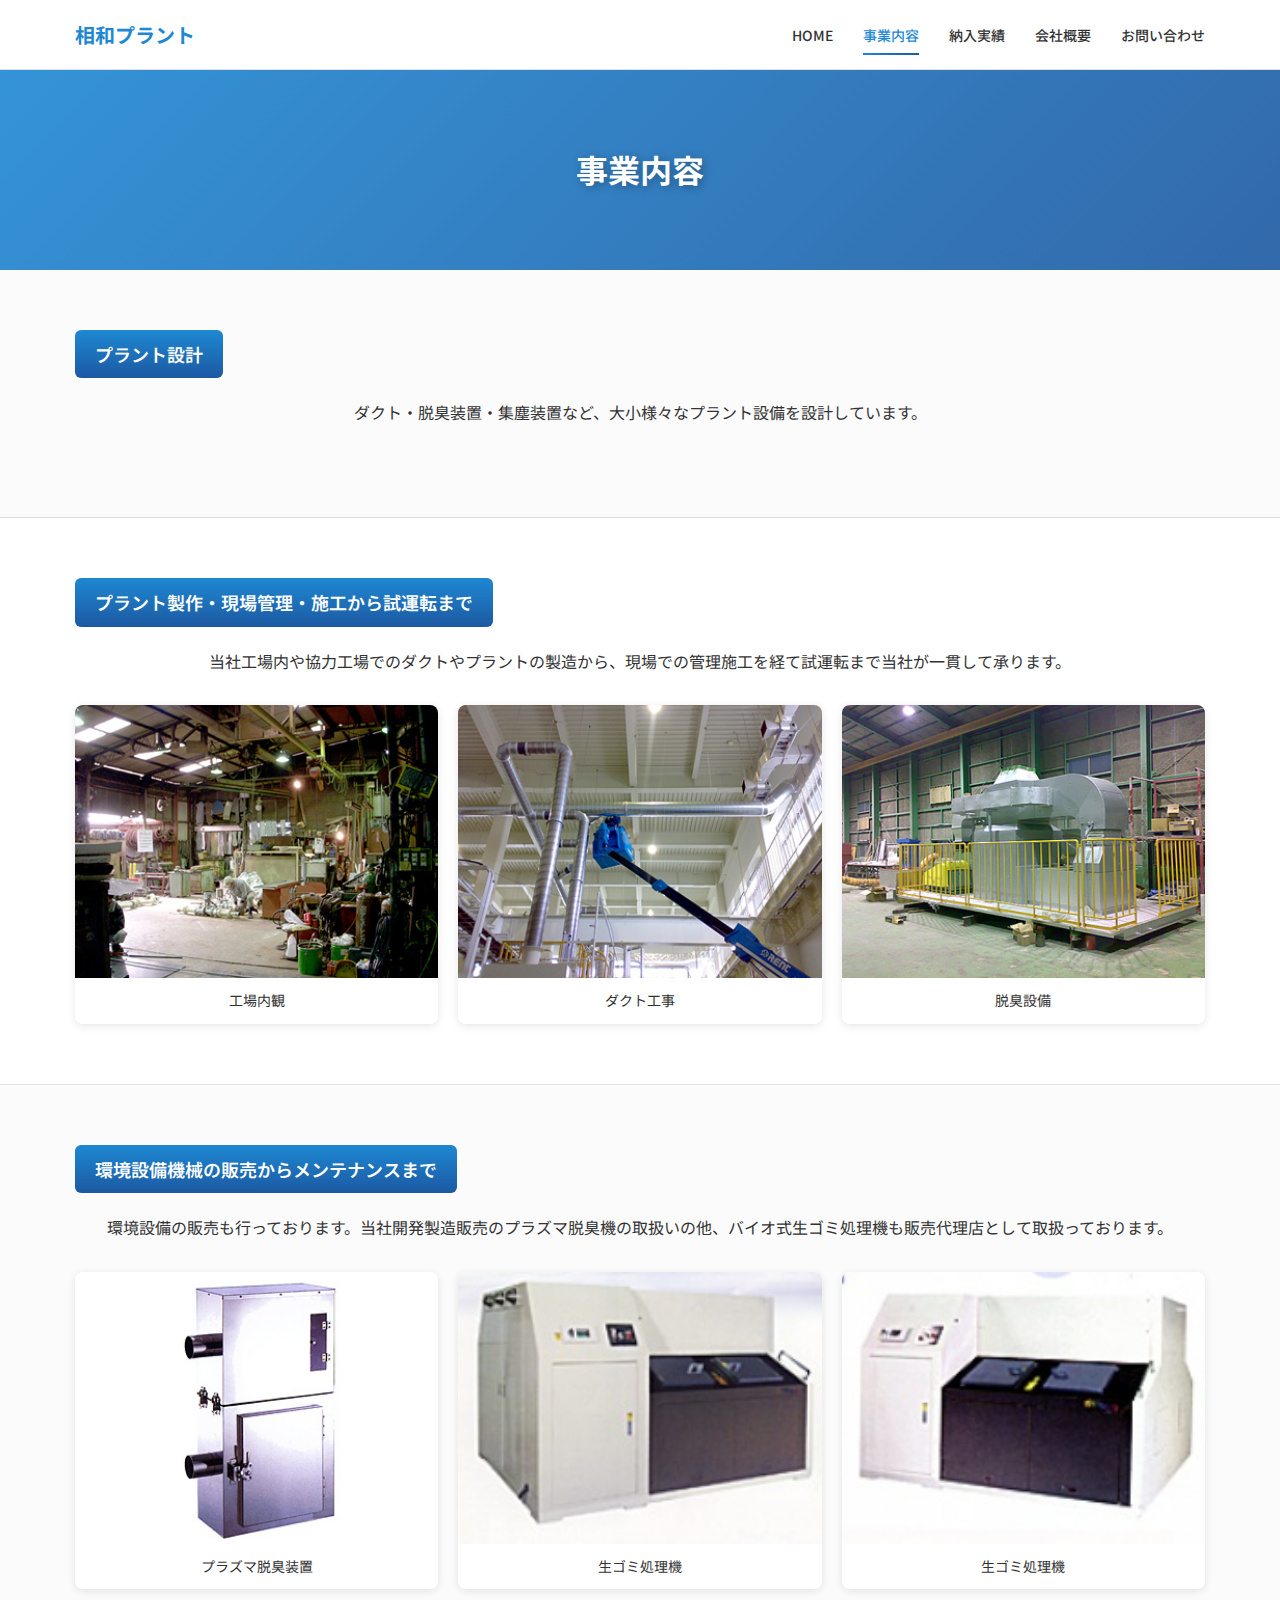
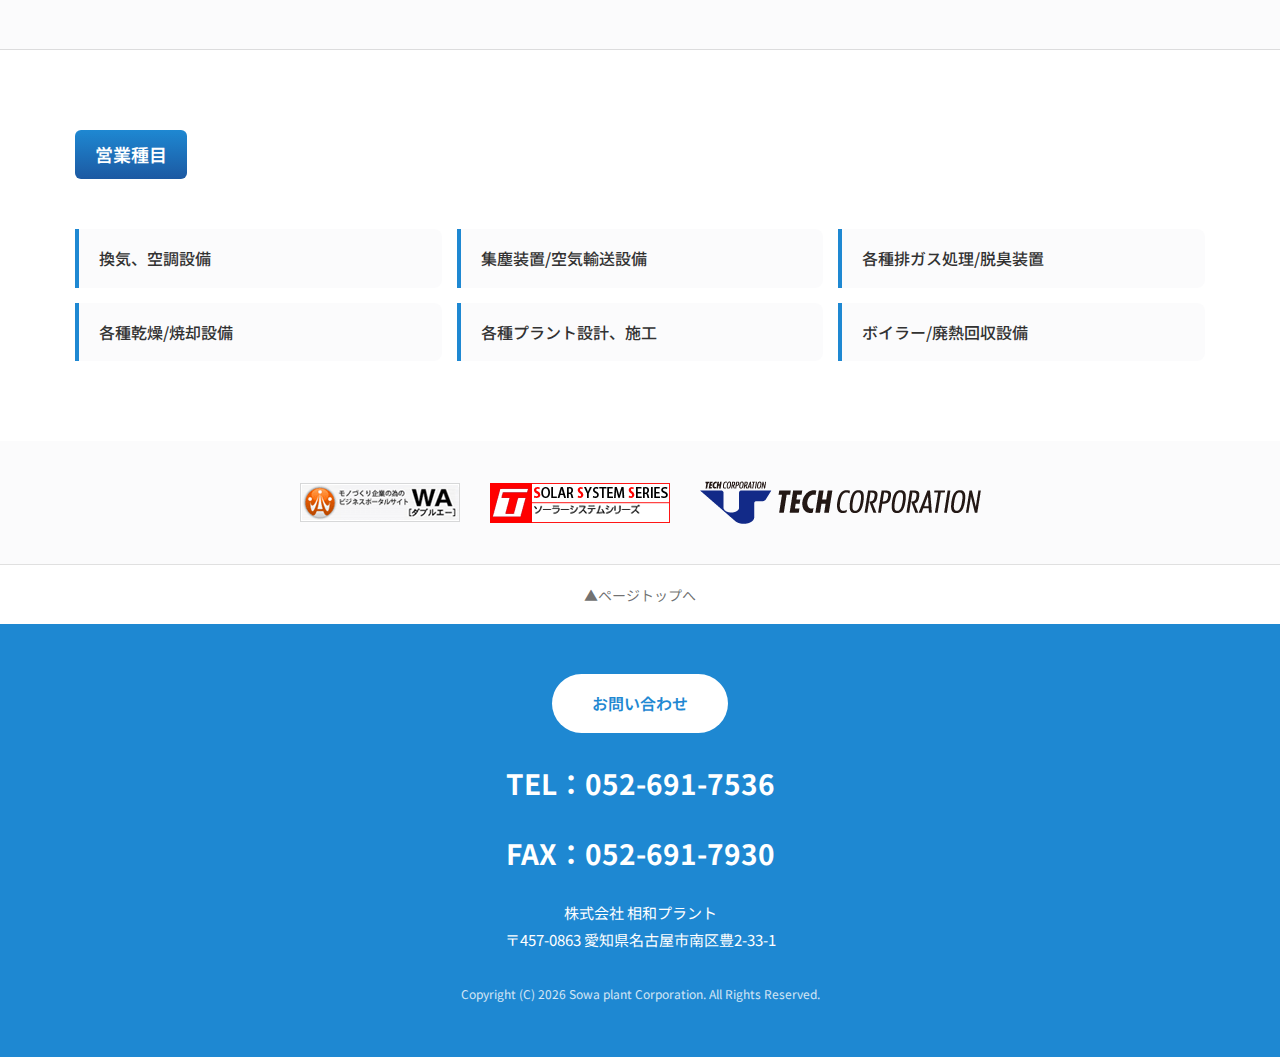
<file: sowa-web/works.html>
<!DOCTYPE html>
<html lang="ja">

<head>
    <meta charset="UTF-8">
    <meta name="viewport" content="width=device-width, initial-scale=1.0">
    <meta name="description" content="株式会社相和プラントの事業内容ページです。プラント設計、製造・施工・試運転、環境設備機械販売・メンテナンスを行っています。">
    <title>事業内容 | 株式会社相和プラント</title>
    <link rel="stylesheet"
        href="https://fonts.googleapis.com/css2?family=Noto+Sans+JP:wght@300;400;500;600;700&family=Josefin+Sans:wght@300;400;500;600;700&display=swap">
    <link rel="stylesheet" href="css/style.css">
</head>

<body>

    <!-- Overlay for SP Menu -->
    <div class="overlay"></div>

    <!-- Header -->
    <header class="header">
        <div class="header-inner">
            <a href="index.html" class="logo">
                <!-- <img src="images/logo.png" alt="相和プラント"> -->
                <span>相和プラント</span>
            </a>
            <nav class="nav">
                <ul class="nav-menu">
                    <li><a href="index.html">HOME</a></li>
                    <li><a href="works.html" class="current">事業内容</a></li>
                    <li><a href="example.html">納入実績</a></li>
                    <li><a href="company.html">会社概要</a></li>
                    <li><a href="contact.html">お問い合わせ</a></li>
                </ul>
            </nav>
            <button class="menu-btn"><span></span></button>
        </div>
    </header>

    <!-- Page Header -->
    <section class="page-header">
        <h1>事業内容</h1>
    </section>

    <!-- Main Content -->
    <main>

        <!-- Plant Design Section -->
        <section id="design" class="work-section section--bg">
            <div class="container">
                <h2 class="heading">プラント設計</h2>
                <p class="work-description">
                    ダクト・脱臭装置・集塵装置など、大小様々なプラント設備を設計しています。
                </p>
            </div>
        </section>

        <!-- Manufacturing Section -->
        <section id="manufacturing" class="work-section">
            <div class="container">
                <h2 class="heading">プラント製作・現場管理・施工から試運転まで</h2>
                <p class="work-description">
                    当社工場内や協力工場でのダクトやプラントの製造から、現場での管理施工を経て試運転まで当社が一貫して承ります。
                </p>
                <div class="work-gallery">
                    <div class="work-gallery-item">
                        <img src="images/works/img137bh4135_1.jpg" alt="工場内観">
                        <p class="gallery-caption">工場内観</p>
                    </div>
                    <div class="work-gallery-item">
                        <img src="images/works/img137bh4139_1.jpg" alt="ダクト工事">
                        <p class="gallery-caption">ダクト工事</p>
                    </div>
                    <div class="work-gallery-item">
                        <img src="images/works/img137bh4146_1.jpg" alt="脱臭設備">
                        <p class="gallery-caption">脱臭設備</p>
                    </div>
                </div>
            </div>
        </section>

        <!-- Sales & Maintenance Section -->
        <section id="sales" class="work-section section--bg">
            <div class="container">
                <h2 class="heading">環境設備機械の販売からメンテナンスまで</h2>
                <p class="work-description">
                    環境設備の販売も行っております。当社開発製造販売のプラズマ脱臭機の取扱いの他、バイオ式生ゴミ処理機も販売代理店として取扱っております。
                </p>
                <div class="work-gallery">
                    <div class="work-gallery-item">
                        <img src="images/works/img137bh4234_1.jpg" alt="プラズマ脱臭装置">
                        <p class="gallery-caption">プラズマ脱臭装置</p>
                    </div>
                    <div class="work-gallery-item">
                        <img src="images/works/img137bh4250_1.jpg" alt="生ゴミ処理機">
                        <p class="gallery-caption">生ゴミ処理機</p>
                    </div>
                    <div class="work-gallery-item">
                        <img src="images/works/img137bh4259_1.jpg" alt="生ゴミ処理機">
                        <p class="gallery-caption">生ゴミ処理機</p>
                    </div>
                </div>
            </div>
        </section>

        <!-- Business Categories -->
        <section class="section">
            <div class="container">
                <h3 class="heading">営業種目</h3>
                <div class="business-categories">
                    <ul class="category-list">
                        <li>換気、空調設備</li>
                        <li>集塵装置/空気輸送設備</li>
                        <li>各種排ガス処理/脱臭装置</li>
                        <li>各種乾燥/焼却設備</li>
                        <li>各種プラント設計、施工</li>
                        <li>ボイラー/廃熱回収設備</li>
                    </ul>
                </div>
            </div>
        </section>

    </main>

    <!-- Banner Links -->
    <section class="banner-section">
        <div class="container">
            <div class="banner-links">
                <a href="http://wa-ltd.com/" target="_blank" rel="noopener noreferrer">
                    <img src="images/banners/bn07.gif" alt="関連会社">
                </a>
                <a href="https://www.2.solars.jp/" target="_blank" rel="noopener noreferrer">
                    <img src="images/banners/bn08.gif" alt="関連会社">
                </a>
                <a href="https://www.2.solars.jp/" target="_blank" rel="noopener noreferrer">
                    <img src="images/banners/img122ea5826_1.png" alt="関連会社">
                </a>
            </div>
        </div>
    </section>

    <!-- Page Top -->
    <div class="page-top">
        <a href="#">▲ページトップへ</a>
    </div>

    <!-- Footer -->
    <footer class="footer">
        <div class="container">
            <a href="contact.html" class="btn">お問い合わせ</a>
            <p class="tel">
                <a href="tel:052-691-7536">TEL：052-691-7536</a>
            </p>
            <p class="fax">FAX：052-691-7930</p>
            <address>
                株式会社 相和プラント<br>
                〒457-0863 愛知県名古屋市南区豊2-33-1
            </address>
            <small>Copyright (C) 2026 Sowa plant Corporation. All Rights Reserved.</small>
        </div>
    </footer>

    <script src="js/main.js"></script>
</body>

</html>
</file>
<file: css/style.css>
/* =====================================================
   相和プラント Webサイト - style.css
   空快デザインシステムベース
   ===================================================== */

/* CSS Variables */
:root {
  --primary: #1e88d2;
  --primary-dark: #1c59a2;
  --accent: #0b76cb;
  --text: #323232;
  --text-light: rgba(50,50,50,0.7);
  --white: #fff;
  --border: rgba(50,50,50,0.15);
  --bg-light: rgba(227,228,235,0.15);
  
  --font-ja: "Noto Sans JP", sans-serif;
  --font-en: "Josefin Sans", sans-serif;
  
  --max-width: 1170px;
  --header-height: 70px;
}

/* Reset CSS */
*,
*::before,
*::after {
  box-sizing: border-box;
  margin: 0;
  padding: 0;
}

html {
  scroll-behavior: smooth;
  scroll-padding-top: calc(var(--header-height) + 20px);
}

body {
  font-family: var(--font-ja);
  font-size: 16px;
  line-height: 1.6;
  color: var(--text);
  background-color: var(--white);
  -webkit-font-smoothing: antialiased;
}

ul, ol {
  list-style: none;
}

a {
  color: inherit;
  text-decoration: none;
  transition: opacity 0.3s ease, color 0.3s ease;
}

a:hover {
  opacity: 0.7;
}

img {
  max-width: 100%;
  height: auto;
  vertical-align: bottom;
}

table {
  border-collapse: collapse;
  width: 100%;
}

button {
  font-family: inherit;
  cursor: pointer;
  border: none;
  background: none;
}

/* Container */
.container {
  max-width: var(--max-width);
  margin: 0 auto;
  padding: 0 20px;
}

/* =====================================================
   Header
   ===================================================== */
.header {
  position: fixed;
  top: 0;
  left: 0;
  right: 0;
  z-index: 1000;
  background-color: var(--white);
  border-bottom: 1px solid var(--border);
  height: var(--header-height);
}

.header-inner {
  max-width: var(--max-width);
  margin: 0 auto;
  padding: 0 20px;
  height: 100%;
  display: flex;
  justify-content: space-between;
  align-items: center;
}

.logo img {
  height: 30px;
  width: auto;
}

.logo span {
  font-size: 20px;
  font-weight: bold;
  color: var(--primary);
}

.nav-menu {
  display: flex;
  gap: 30px;
}

.nav-menu li a {
  font-size: 14px;
  font-weight: 400;
  padding: 10px 0;
  position: relative;
}

.nav-menu li a::after {
  content: '';
  position: absolute;
  bottom: 0;
  left: 0;
  width: 0;
  height: 2px;
  background: linear-gradient(90deg, var(--primary), var(--primary-dark));
  transition: width 0.3s ease;
}

.nav-menu li a:hover::after,
.nav-menu li a.current::after {
  width: 100%;
}

.nav-menu li a.current {
  color: var(--primary);
}

/* Home icon */
.nav-menu li a.nav-home::before {
  content: '';
  display: inline-block;
  width: 15px;
  height: 15px;
  margin-right: 4px;
  background-image: url("data:image/svg+xml,%3Csvg xmlns='http://www.w3.org/2000/svg' viewBox='0 0 24 24' fill='%23666666'%3E%3Cpath d='M12 2.5L1 12h3v9h7v-6h2v6h7v-9h3L12 2.5z'/%3E%3C/svg%3E");
  background-size: contain;
  background-repeat: no-repeat;
  vertical-align: -2px;
}

/* Home icon - current page (blue) */
.nav-menu li a.nav-home.current::before {
  background-image: url("data:image/svg+xml,%3Csvg xmlns='http://www.w3.org/2000/svg' viewBox='0 0 24 24' fill='%231e88d2'%3E%3Cpath d='M12 2.5L1 12h3v9h7v-6h2v6h7v-9h3L12 2.5z'/%3E%3C/svg%3E");
}

/* Hamburger Menu Button */
.menu-btn {
  display: none;
  width: 30px;
  height: 24px;
  position: relative;
  z-index: 1001;
}

.menu-btn span,
.menu-btn::before,
.menu-btn::after {
  content: '';
  position: absolute;
  left: 0;
  width: 100%;
  height: 2px;
  background-color: var(--text);
  transition: all 0.3s ease;
}

.menu-btn::before {
  top: 0;
}

.menu-btn span {
  top: 50%;
  transform: translateY(-50%);
}

.menu-btn::after {
  bottom: 0;
}

.menu-btn.active::before {
  top: 50%;
  transform: translateY(-50%) rotate(45deg);
}

.menu-btn.active span {
  opacity: 0;
}

.menu-btn.active::after {
  bottom: 50%;
  transform: translateY(50%) rotate(-45deg);
}

/* =====================================================
   Hero / Main Visual
   ===================================================== */
.hero {
  margin-top: var(--header-height);
  position: relative;
  height: 500px;
  overflow: hidden;
}

.hero-image {
  width: 100%;
  height: 100%;
  display: block;
  object-fit: cover;
  object-position: center;
}

.hero-text {
  position: absolute;
  bottom: 140px;
  left: 50%;
  transform: translateX(-50%);
  width: 100%;
  max-width: var(--max-width);
  padding: 0 20px;
  font-size: 60px;
  font-weight: 700;
  color: var(--white);
  text-shadow:
    4px 4px 0 rgba(0, 0, 0, 1),
    1px 1px 0 rgba(0, 0, 0, 1),
    -1px -1px 0 rgba(0, 0, 0, 0.8);
  line-height: 1.5;
}

.hero h1 {
  font-size: 40px;
  font-weight: 700;
  text-shadow: 
    1px 1px 2px rgba(0, 0, 0, 0.8),
    0px 0px 10px rgba(0, 0, 0, 0.4);
  line-height: 1.5;
}

/* Page Header (for sub pages) */
.page-header {
  margin-top: var(--header-height);
  height: 250px;
  background: linear-gradient(135deg, rgba(30, 136, 210, 0.9), rgba(28, 89, 162, 0.9));
  background-size: cover;
  background-position: center;
  display: flex;
  align-items: center;
  justify-content: flex-start;
  color: var(--white);
}

.page-header h1 {
  max-width: var(--max-width);
  width: 100%;
  margin: 0 auto;
  padding: 0 20px;
  font-size: 32px;
  font-weight: 700;
  text-shadow: 2px 2px 10px rgba(0, 0, 0, 0.3);
}

.page-header--works {
  background: url('../images/page-header-works.jpg') center/cover no-repeat;
}

.page-header--example {
  background: url('../images/page-header-example.jpg') center/cover no-repeat;
}

.page-header--company {
  background: url('../images/page-header-company.jpg') center/cover no-repeat;
}

.page-header--contact {
  background: url('../images/page-header-contact.jpg') center/cover no-repeat;
}

/* =====================================================
   Section Styles
   ===================================================== */
.section {
  padding: 50px 0;
}

.section--bg {
  background-color: var(--bg-light);
}

/* Section Title (English) */
.section-title {
  font-family: var(--font-en);
  font-size: 40px;
  font-weight: 400;
  text-align: center;
  margin-bottom: 20px;
  color: var(--text);
}

/* Heading (Gradient) */
.heading {
  background: linear-gradient(180deg, var(--primary), var(--primary-dark));
  color: var(--white);
  padding: 8px 20px;
  border-radius: 6px;
  font-size: 18px;
  font-weight: 600;
  display: block;
  margin-bottom: 15px;
}

/* =====================================================
   News Section (空快風 What's New)
   ===================================================== */
.news-section {
  position: relative;
  margin-top: 0;
  z-index: 10;
}

.news-section .container {
  max-width: var(--max-width);
}

.news-header {
  display: block;
  background-color: var(--primary);
  color: var(--white);
  padding: 18px 50px;
  font-family: 'GenJyuuGothic', sans-serif;
  font-size: 22px;
  font-weight: 700;
  letter-spacing: 0.05em;
  position: relative;
  top: -70px;
  margin-bottom: -70px;
}

.news-content {
  background-color: var(--white);
  padding: 20px 30px;
}

/* =====================================================
   News Table
   ===================================================== */
.news {
  width: 100%;
  border-collapse: collapse;
}

.news tr {
  border-bottom: 1px solid var(--border);
}

.news tr:last-child {
  border-bottom: none;
}

.news th {
  width: 120px;
  padding: 15px 10px;
  font-size: 14px;
  font-weight: 500;
  color: var(--primary);
  text-align: left;
  vertical-align: top;
}

.news td {
  padding: 15px 10px;
  font-size: 15px;
}

.news td a {
  color: var(--text);
}

.news td a:hover {
  color: var(--primary);
  opacity: 1;
}

/* =====================================================
   Tabs
   ===================================================== */
.tabs {
  margin-bottom: 25px;
}

.tab-nav {
  display: flex;
  gap: 5px;
  margin-bottom: 20px;
}

.tab-nav button {
  padding: 12px 25px;
  font-size: 15px;
  font-weight: 500;
  background-color: #333;
  color: var(--white);
  border-radius: 6px 6px 0 0;
  transition: background-color 0.3s ease;
}

.tab-nav button:hover,
.tab-nav button.active {
  background-color: var(--primary);
}

.tab-content {
  display: none;
  padding: 20px;
  background-color: var(--white);
  border: 1px solid var(--border);
  border-radius: 0 6px 6px 6px;
}

.tab-content.active {
  display: block;
}

.tab-content h3 {
  font-size: 18px;
  font-weight: 600;
  margin-bottom: 15px;
  color: var(--primary);
}

.tab-content ul {
  display: grid;
  grid-template-columns: repeat(2, 1fr);
  gap: 10px;
}

.tab-content li a {
  display: block;
  padding: 8px 0;
  padding-left: 20px;
  position: relative;
}

.tab-content li a::before {
  content: '▶';
  position: absolute;
  left: 0;
  font-size: 10px;
  color: var(--primary);
}

/* =====================================================
   Cards (3 Column)
   ===================================================== */
.cards {
  display: grid;
  grid-template-columns: repeat(3, 1fr);
  gap: 20px;
}

.card {
  border: 2px solid var(--accent);
  border-radius: 8px;
  padding: 20px;
  background: linear-gradient(180deg, var(--bg-light), var(--white));
}

.card .heading {
  display: block;
  text-align: center;
  margin-bottom: 20px;
}

.card ul li {
  padding: 8px 0;
  border-bottom: 1px dotted var(--border);
}

.card ul li:last-child {
  border-bottom: none;
}

.card ul li a {
  display: block;
  padding-left: 15px;
  position: relative;
}

.card ul li a::before {
  content: '›';
  position: absolute;
  left: 0;
  color: var(--primary);
  font-weight: bold;
}

/* =====================================================
   Company Table
   ===================================================== */
.table {
  width: 100%;
  margin-bottom: 25px;
}

.table tr {
  border-bottom: 1px solid var(--border);
}

.table th {
  width: 200px;
  padding: 12px 15px;
  font-weight: 600;
  background-color: var(--bg-light);
  text-align: left;
  vertical-align: top;
}

.table td {
  padding: 12px 15px;
}

/* =====================================================
   Map
   ===================================================== */
.map-wrapper {
  width: 100%;
  height: 400px;
  border: 1px solid var(--border);
  border-radius: 8px;
  overflow: hidden;
}

.map-wrapper iframe {
  width: 100%;
  height: 100%;
  border: none;
}

/* =====================================================
   Works / Business Sections
   ===================================================== */
.work-section {
  padding: 40px 0;
  border-bottom: 1px solid var(--border);
}

.work-section:last-child {
  border-bottom: none;
}

.work-content {
  display: grid;
  grid-template-columns: 1fr 1fr;
  gap: 30px;
  align-items: center;
}

.work-content--reverse {
  direction: rtl;
}

.work-content--reverse > * {
  direction: ltr;
}

.work-image {
  background-color: var(--bg-light);
  height: 300px;
  border-radius: 8px;
  display: flex;
  align-items: center;
  justify-content: center;
  color: var(--text-light);
  font-size: 14px;
}

.work-text h3 {
  font-size: 24px;
  font-weight: 600;
  margin-bottom: 15px;
  color: var(--primary-dark);
}

.work-text p {
  line-height: 1.8;
  color: var(--text-light);
}

/* =====================================================
   Business Categories (事業内容)
   ===================================================== */
.business-categories {
  margin-top: 20px;
}

.category-list {
  display: grid;
  grid-template-columns: repeat(3, 1fr);
  gap: 15px;
}

.category-list li {
  padding: 15px 20px;
  background-color: var(--bg-light);
  border-left: 4px solid var(--primary);
  border-radius: 0 8px 8px 0;
  font-weight: 500;
}

.work-description {
  text-align: left;
  font-size: 16px;
  line-height: 1.6;
  margin-bottom: 20px;
  color: var(--text);
}

/* 事業内容ページの背景・border削除 */
.work-section.section--bg {
  background-color: transparent;
}

.work-section {
  border-bottom: none;
}

.work-gallery {
  display: grid;
  grid-template-columns: repeat(3, 1fr);
  gap: 20px;
}

.work-gallery-item {
  overflow: hidden;
  border-radius: 8px;
  box-shadow: 0 2px 8px rgba(0, 0, 0, 0.1);
}

.work-gallery-item img {
  width: 100%;
  height: auto;
  display: block;
}

.gallery-caption {
  text-align: center;
  padding: 10px;
  font-size: 14px;
  color: var(--text);
  background-color: var(--white);
}

/* =====================================================
   Example / Record List
   ===================================================== */
.example-list {
  display: grid;
  grid-template-columns: repeat(2, 1fr);
  gap: 20px;
}

.example-item {
  padding: 20px;
  background-color: var(--bg-light);
  border-left: 4px solid var(--primary);
  border-radius: 0 8px 8px 0;
}

.example-item h4 {
  font-size: 16px;
  font-weight: 600;
  margin-bottom: 8px;
  color: var(--primary-dark);
}

.example-item p {
  font-size: 14px;
  color: var(--text-light);
}

/* =====================================================
   Gallery (納入実績)
   ===================================================== */
.gallery {
  display: grid;
  grid-template-columns: repeat(3, 1fr);
  gap: 15px;
  margin-top: 20px;
}

.gallery-item {
  border-radius: 8px;
  box-shadow: 0 2px 8px rgba(0, 0, 0, 0.1);
  background-color: #f8f9fa;
  aspect-ratio: 4 / 3;
  overflow: hidden;
  display: flex;
  align-items: center;
  justify-content: center;
}

.gallery-item img {
  width: 100%;
  height: 100%;
  display: block;
  object-fit: contain;
}

/* 縦長画像用（最上段3枚） */
.gallery-item.gallery-item--tall {
  aspect-ratio: auto;
}

.gallery-item.gallery-item--tall img {
  object-fit: cover;
  height: auto;
}

/* =====================================================
   Form
   ===================================================== */
.form-intro {
  text-align: center;
  margin-bottom: 25px;
  line-height: 1.6;
}

.form-intro .required-note {
  color: #e74c3c;
  font-weight: 600;
}

.form {
  max-width: 700px;
  margin: 0 auto;
}

.form-group {
  margin-bottom: 18px;
}

.form-group label {
  display: block;
  font-weight: 600;
  margin-bottom: 8px;
}

.form-group label .required {
  font-size: 14px;
  color: #e74c3c;
  font-weight: 600;
  margin-left: 5px;
}

.label-en {
  display: block;
  font-size: 12px;
  color: var(--text-light);
  margin-bottom: 8px;
}

.form-group input[type="text"],
.form-group input[type="email"],
.form-group input[type="tel"],
.form-group textarea {
  width: 100%;
  padding: 12px 15px;
  font-size: 16px;
  font-family: inherit;
  border: 1px solid var(--border);
  border-radius: 6px;
  transition: border-color 0.3s ease;
}

.form-group input:focus,
.form-group textarea:focus {
  outline: none;
  border-color: var(--primary);
}

.form-group textarea {
  min-height: 120px;
  resize: vertical;
}

.form-note {
  text-align: left;
  margin-bottom: 30px;
  font-size: 14px;
  color: var(--text);
}

.form-submit {
  text-align: center;
  display: flex;
  gap: 15px;
  justify-content: center;
}

.form-submit button {
  padding: 12px 30px;
  font-size: 16px;
  font-weight: 600;
  color: var(--white);
  background: rgb(74, 179, 210);
  border-radius: 4px;
  transition: opacity 0.3s ease, transform 0.3s ease;
}

.form-submit button:hover {
  opacity: 0.9;
  transform: translateY(-2px);
}

.form-submit .btn-reset {
  background: var(--text-light);
  color: var(--white);
}

.form-submit .btn-reset:hover {
  background: var(--text);
}

/* =====================================================
   Solution Grid (トップ営業種目)
   ===================================================== */
.solution-grid {
  display: grid;
  grid-template-columns: repeat(3, 1fr);
  gap: 15px;
  margin-top: 20px;
}

.solution-item {
  background-color: var(--white);
  border-radius: 8px;
  box-shadow: 0 2px 10px rgba(0, 0, 0, 0.08);
  transition: transform 0.3s ease, box-shadow 0.3s ease;
  overflow: hidden;
}

.solution-item:hover {
  transform: translateY(-5px);
  box-shadow: 0 8px 25px rgba(0, 0, 0, 0.12);
}

.solution-item a {
  display: block;
  padding: 20px 15px;
  text-align: center;
  color: var(--text);
}

.solution-icon {
  display: inline-block;
  font-family: 'Josefin Sans', sans-serif;
  font-size: 24px;
  font-weight: 600;
  color: var(--primary);
  margin-bottom: 15px;
}

.solution-item h4 {
  font-size: 15px;
  font-weight: 600;
  line-height: 1.5;
}

.solution-more {
  text-align: center;
  margin-top: 25px;
}

.solution-more .btn-more {
  display: inline-block;
  padding: 15px 50px;
  font-size: 15px;
  font-weight: 500;
  color: var(--white);
  background-color: #1e88d2;
  border-radius: 50px;
  transition: opacity 0.3s ease, transform 0.3s ease, box-shadow 0.3s ease;
  box-shadow: 0 2px 8px rgba(0, 0, 0, 0.15);
}

.solution-more .btn-more:hover {
  opacity: 0.85;
  transform: translateY(-2px);
  box-shadow: 0 4px 12px rgba(0, 0, 0, 0.2);
}

/* =====================================================
   Business Content (トップ業務内容)
   ===================================================== */
.business-content {
  display: grid;
  grid-template-columns: 1fr 1.5fr;
  gap: 30px;
  align-items: center;
  margin-top: 20px;
}

.business-image {
  overflow: hidden;
  border-radius: 8px;
  box-shadow: 0 4px 15px rgba(0, 0, 0, 0.1);
}

.business-image img {
  width: 100%;
  height: auto;
  display: block;
}

.business-text {
  padding: 20px 0;
}

.business-text p {
  font-size: 16px;
  line-height: 1.7;
  color: var(--text);
  margin-bottom: 15px;
}

.business-text p:last-child {
  margin-bottom: 0;
}

/* =====================================================
   Footer
   ===================================================== */
.footer {
  background-color: var(--primary);
  color: var(--white);
  padding: 35px 0;
  text-align: center;
}

.footer .btn {
  display: inline-block;
  padding: 15px 60px;
  font-size: 18px;
  font-weight: 600;
  color: var(--white);
  background-color: #1C59A2;
  border: 3px solid var(--white);
  border-radius: 50px;
  margin-bottom: 25px;
  transition: all 0.3s ease;
}

.footer .btn:hover {
  background-color: #1E88D2;
  border-color: #1C59A2;
  opacity: 1;
}

.footer .tel {
  font-size: 28px;
  font-weight: 700;
  margin-bottom: 0;
  line-height: 1.2;
}

.footer .tel a {
  color: var(--white);
}

.footer .tel .icon {
  margin-right: 8px;
}

.footer .fax {
  font-size: 28px;
  font-weight: 700;
  margin-bottom: 15px;
  line-height: 1.2;
}

.footer .company-name {
  font-size: 24px;
  font-weight: 700;
  margin-bottom: 5px;
}

.footer address {
  font-style: normal;
  font-size: 15px;
  line-height: 1.8;
  margin-bottom: 25px;
}

.footer small {
  font-size: 12px;
  opacity: 0.8;
}

/* Page Top Link */
.page-top {
  text-align: center;
  padding: 15px 0;
  border-top: 1px solid var(--border);
  background-color: var(--white);
}

.page-top a {
  font-size: 14px;
  color: var(--text-light);
}

/* =====================================================
   Company Intro Section
   ===================================================== */
.company-intro {
  text-align: center;
  padding: 40px 0;
}

.company-intro h3 {
  font-size: 28px;
  font-weight: 600;
  color: var(--primary);
  margin-bottom: 20px;
}

.company-intro p {
  font-size: 16px;
  line-height: 1.7;
  margin-bottom: 12px;
}

.company-intro .btn-link {
  display: inline-block;
  margin-top: 20px;
  padding: 12px 30px;
  border: 2px solid var(--primary);
  border-radius: 50px;
  color: var(--primary);
  font-weight: 600;
  transition: all 0.3s ease;
}

.company-intro .btn-link:hover {
  background-color: var(--primary);
  color: var(--white);
  opacity: 1;
}

/* =====================================================
   Policy Content (プライバシーポリシー・サイトポリシー)
   ===================================================== */
.policy-content {
  line-height: 1.8;
}

.policy-content p {
  margin-bottom: 20px;
}

.policy-content h4 {
  font-size: 18px;
  font-weight: 600;
  color: var(--primary-dark);
  margin-top: 20px;
  margin-bottom: 10px;
  padding-left: 15px;
  border-left: 4px solid var(--primary);
}

.policy-content ul {
  margin-bottom: 20px;
  padding-left: 20px;
}

.policy-content ul li {
  position: relative;
  padding-left: 20px;
  margin-bottom: 8px;
}

.policy-content ul li::before {
  content: '*';
  position: absolute;
  left: 0;
  color: var(--primary);
  font-weight: bold;
}

/* プライバシーポリシーの利用目的リスト行間調整 */
.policy-content ul.compact-list {
  margin-bottom: 20px;
}

.policy-content ul.compact-list li {
  margin-bottom: 2px;
  line-height: 1.4;
}

/* 設備案内2カラム */
.equipment-grid {
  display: grid;
  grid-template-columns: repeat(2, 1fr);
  gap: 0 30px;
  align-items: start;
}

.equipment-grid .table {
  margin-bottom: 0;
}

.equipment-grid .table tr {
  height: 48px;
}

.equipment-grid .table tr:last-child {
  border-bottom: none;
}

.equipment-grid .table th,
.equipment-grid .table td {
  display: table-cell;
  width: auto;
  vertical-align: middle;
  white-space: nowrap;
}

.equipment-grid .table th {
  width: 180px;
  padding: 10px 15px;
}

.equipment-grid .table td {
  padding: 10px 15px;
}

/* =====================================================
   Contact Info (in footer/contact page)
   ===================================================== */
.contact-info {
  text-align: center;
  padding: 25px;
  background-color: var(--bg-light);
  border-radius: 8px;
  margin-top: 25px;
}

.contact-info h3 {
  font-size: 20px;
  font-weight: 600;
  margin-bottom: 20px;
}

.contact-info .tel {
  font-size: 32px;
  font-weight: 700;
  color: var(--primary);
  margin-bottom: 15px;
}

.contact-info address {
  font-style: normal;
  line-height: 1.8;
}

/* =====================================================
   Responsive (768px and below)
   ===================================================== */
@media (max-width: 768px) {
  /* Body font size */
  body {
    font-size: 14px;
  }

  /* Header */
  .header-inner {
    padding: 0 15px;
  }

  .logo img {
    height: 24px;
  }

  .nav {
    position: fixed;
    top: 0;
    right: -100%;
    width: 80%;
    max-width: 300px;
    height: 100vh;
    background-color: var(--white);
    padding: 80px 30px 30px;
    transition: right 0.3s ease;
    box-shadow: -5px 0 15px rgba(0, 0, 0, 0.1);
  }

  .nav.active {
    right: 0;
  }

  .nav-menu {
    flex-direction: column;
    gap: 0;
  }

  .nav-menu li a {
    display: block;
    padding: 15px 0;
    border-bottom: 1px solid var(--border);
  }

  .menu-btn {
    display: block;
    margin-left: 15px;
  }

  /* Overlay */
  .overlay {
    display: none;
    position: fixed;
    top: 0;
    left: 0;
    width: 100%;
    height: 100%;
    background-color: rgba(0, 0, 0, 0.5);
    z-index: 999;
  }

  .overlay.active {
    display: block;
  }

  /* Hero */
  .hero {
    height: 400px;
  }

  .hero-image {
    object-position: left center;
  }

  .hero-text {
    bottom: 20px;
    font-size: 28px;
    text-shadow:
      2px 2px 2px rgba(0, 0, 0, 1),
      1px 1px 0 rgba(0, 0, 0, 1),
      -1px -1px 0 rgba(0, 0, 0, 0.8);
  }

  .hero h1 {
    font-size: 28px;
    padding: 0 20px;
  }

  /* News Section SP */
  .news-section {
    margin-top: 0;
  }

  .news-header {
    padding: 12px 25px;
    font-size: 16px;
    top: 0;
    margin-bottom: 0;
    position: relative;
    width: 100vw;
    margin-left: calc(-50vw + 50%);
    border-radius: 0;
  }

  .news-content {
    padding: 15px 20px;
  }

  .news th {
    display: block;
    width: 100%;
    padding: 15px 10px 5px;
  }

  .news td {
    display: block;
    padding: 0 10px 15px;
  }

  .page-header {
    height: 180px;
  }

  .page-header h1 {
    font-size: 24px;
  }

  /* Section */
  .section {
    padding: 35px 0;
  }

  .section-title {
    font-size: 28px;
    margin-bottom: 15px;
  }

  /* Cards */
  .cards {
    grid-template-columns: 1fr;
  }

  /* Business Content */
  .business-content {
    grid-template-columns: 1fr;
    gap: 20px;
  }

  .business-text p {
    font-size: 14px;
    line-height: 1.8;
  }

  /* Solution Grid */
  .solution-grid {
    grid-template-columns: repeat(2, 1fr);
    gap: 15px;
  }

  .solution-item a {
    padding: 20px 15px;
  }

  .solution-icon {
    font-size: 20px;
    margin-bottom: 10px;
  }

  .solution-item h4 {
    font-size: 14px;
  }

  /* Tabs */
  .tab-nav {
    flex-wrap: wrap;
  }

  .tab-nav button {
    flex: 1;
    min-width: calc(50% - 5px);
    padding: 10px 15px;
    font-size: 14px;
  }

  .tab-content ul {
    grid-template-columns: 1fr;
  }

  /* Table */
  .table th,
  .table td {
    display: block;
    width: 100%;
  }

  .table th {
    padding: 15px;
  }

  .table td {
    padding: 15px;
    padding-top: 0;
  }

  /* Works */
  .work-content {
    grid-template-columns: 1fr;
  }

  .work-content--reverse {
    direction: ltr;
  }

  .work-image {
    height: 200px;
  }

  /* Business Categories */
  .category-list {
    grid-template-columns: 1fr;
  }

  .work-gallery {
    grid-template-columns: 1fr;
  }

  /* Example List */
  .example-list {
    grid-template-columns: 1fr;
  }

  /* Gallery */
  .gallery {
    grid-template-columns: repeat(2, 1fr);
    gap: 15px;
  }

  .gallery-item {
    aspect-ratio: 4 / 3;
  }

  /* Footer SP */
  .footer .btn {
    padding: 12px 40px;
    font-size: 16px;
  }

  .footer .tel {
    font-size: 20px;
    margin-bottom: 0;
  }

  .footer .fax {
    font-size: 20px;
    margin-bottom: 10px;
  }

  .footer .company-name {
    font-size: 18px;
  }

  .footer small {
    font-size: 10px;
    display: block;
    line-height: 1.4;
  }

  /* Equipment 2column SP */
  .equipment-grid {
    grid-template-columns: 1fr;
    gap: 0;
  }

  .equipment-grid .table {
    border-collapse: collapse;
  }

  .equipment-grid .table:first-child tr:last-child {
    border-bottom: 1px solid var(--border);
  }
}

/* =====================================================
   Greeting Section (Company Page)
   ===================================================== */
.greeting-content {
  max-width: 800px;
  margin: 0 auto;
}

.greeting-content p {
  margin-bottom: 1em;
  text-align: justify;
  line-height: 1.7;
}

.greeting-content p:last-child {
  margin-bottom: 0;
}

.greeting-signature {
  text-align: right;
  margin-top: 2em;
  line-height: 1.8;
}

/* =====================================================
   Main Banner Section
   ===================================================== */
.main-banner-section {
  padding: 25px 0;
  text-align: center;
}

.main-banner-section a {
  display: inline-block;
}

.main-banner {
  max-width: 100%;
  height: auto;
  display: block;
  margin: 0 auto;
}

/* =====================================================
   Banner Section (関連会社リンク)
   ===================================================== */
.banner-section {
  padding: 25px 0;
  background-color: var(--bg-light);
}

.banner-links {
  display: flex;
  justify-content: center;
  align-items: center;
  gap: 30px;
  flex-wrap: wrap;
}

.banner-links a {
  display: block;
  transition: transform 0.3s ease, opacity 0.3s ease;
}

.banner-links a:hover {
  opacity: 0.6;
}

.banner-links img {
  display: block;
  max-height: 60px;
  width: auto;
}

@media (max-width: 768px) {
  .banner-links {
    gap: 20px;
  }

  .banner-links img {
    max-height: 50px;
  }
}

/* =====================================================
   Page Layout with Sidebar
   ===================================================== */
.page-layout {
  display: grid;
  grid-template-columns: 1fr;
  gap: 30px;
  max-width: var(--max-width);
  margin: 0 auto;
  padding: 0 20px;
}

.page-main {
  min-width: 0;
}

.page-sidebar {
  padding-top: 25px;
}

.sidebar-banner {
  display: flex;
  flex-direction: column;
  gap: 20px;
}

.sidebar-banner a {
  display: block;
}

.sidebar-banner a:hover {
  opacity: 1;
}

.sidebar-banner a:hover img {
  opacity: 0.5;
}

.sidebar-banner img {
  transition: opacity 0.3s ease;
  width: 100%;
  height: auto;
  display: block;
  border-radius: 4px;
  box-shadow: 0 2px 8px rgba(0, 0, 0, 0.1);
}

@media (max-width: 968px) {
  .page-layout {
    grid-template-columns: 1fr;
  }

  .page-sidebar {
    padding-top: 0;
  }

  .sidebar-banner {
    flex-direction: row;
    flex-wrap: wrap;
    justify-content: center;
    gap: 15px;
  }

  .sidebar-banner a {
    width: calc(50% - 10px);
    max-width: 200px;
  }
}

@media (max-width: 480px) {
  .sidebar-banner a {
    width: 100%;
    max-width: 250px;
  }
}

/* Small screens - single column gallery */
@media (max-width: 480px) {
  .gallery {
    grid-template-columns: 1fr;
  }

  .gallery-item {
    aspect-ratio: auto;
  }

  .gallery-item img {
    object-fit: contain;
    height: auto;
  }
}
</file>
<file: sowa-web/css/style.css>
/* =====================================================
   相和プラント Webサイト - style.css
   空快デザインシステムベース
   ===================================================== */

/* CSS Variables */
:root {
  --primary: #1e88d2;
  --primary-dark: #1c59a2;
  --accent: #0b76cb;
  --text: #323232;
  --text-light: rgba(50,50,50,0.7);
  --white: #fff;
  --border: rgba(50,50,50,0.15);
  --bg-light: rgba(227,228,235,0.15);
  
  --font-ja: "Noto Sans JP", sans-serif;
  --font-en: "Josefin Sans", sans-serif;
  
  --max-width: 1170px;
  --header-height: 70px;
}

/* Reset CSS */
*,
*::before,
*::after {
  box-sizing: border-box;
  margin: 0;
  padding: 0;
}

html {
  scroll-behavior: smooth;
}

body {
  font-family: var(--font-ja);
  font-size: 16px;
  line-height: 1.8;
  color: var(--text);
  background-color: var(--white);
  -webkit-font-smoothing: antialiased;
}

ul, ol {
  list-style: none;
}

a {
  color: inherit;
  text-decoration: none;
  transition: opacity 0.3s ease, color 0.3s ease;
}

a:hover {
  opacity: 0.7;
}

img {
  max-width: 100%;
  height: auto;
  vertical-align: bottom;
}

table {
  border-collapse: collapse;
  width: 100%;
}

button {
  font-family: inherit;
  cursor: pointer;
  border: none;
  background: none;
}

/* Container */
.container {
  max-width: var(--max-width);
  margin: 0 auto;
  padding: 0 20px;
}

/* =====================================================
   Header
   ===================================================== */
.header {
  position: fixed;
  top: 0;
  left: 0;
  right: 0;
  z-index: 1000;
  background-color: var(--white);
  border-bottom: 1px solid var(--border);
  height: var(--header-height);
}

.header-inner {
  max-width: var(--max-width);
  margin: 0 auto;
  padding: 0 20px;
  height: 100%;
  display: flex;
  justify-content: space-between;
  align-items: center;
}

.logo img {
  height: 50px;
  width: auto;
}

.logo span {
  font-size: 20px;
  font-weight: bold;
  color: var(--primary);
}

.nav-menu {
  display: flex;
  gap: 30px;
}

.nav-menu li a {
  font-size: 14px;
  font-weight: 500;
  padding: 10px 0;
  position: relative;
}

.nav-menu li a::after {
  content: '';
  position: absolute;
  bottom: 0;
  left: 0;
  width: 0;
  height: 2px;
  background: linear-gradient(90deg, var(--primary), var(--primary-dark));
  transition: width 0.3s ease;
}

.nav-menu li a:hover::after,
.nav-menu li a.current::after {
  width: 100%;
}

.nav-menu li a.current {
  color: var(--primary);
}

/* Hamburger Menu Button */
.menu-btn {
  display: none;
  width: 30px;
  height: 24px;
  position: relative;
  z-index: 1001;
}

.menu-btn span,
.menu-btn::before,
.menu-btn::after {
  content: '';
  position: absolute;
  left: 0;
  width: 100%;
  height: 2px;
  background-color: var(--text);
  transition: all 0.3s ease;
}

.menu-btn::before {
  top: 0;
}

.menu-btn span {
  top: 50%;
  transform: translateY(-50%);
}

.menu-btn::after {
  bottom: 0;
}

.menu-btn.active::before {
  top: 50%;
  transform: translateY(-50%) rotate(45deg);
}

.menu-btn.active span {
  opacity: 0;
}

.menu-btn.active::after {
  bottom: 50%;
  transform: translateY(50%) rotate(-45deg);
}

/* =====================================================
   Hero / Main Visual
   ===================================================== */
.hero {
  margin-top: var(--header-height);
  height: 500px;
  background: linear-gradient(135deg, rgba(30, 136, 210, 0.9), rgba(28, 89, 162, 0.9)),
              url('../images/hero-bg.jpg') center/cover no-repeat;
  display: flex;
  align-items: center;
  justify-content: center;
  text-align: center;
  color: var(--white);
}

.hero h1 {
  font-size: 40px;
  font-weight: 700;
  text-shadow: 2px 2px 10px rgba(0, 0, 0, 0.3);
  line-height: 1.5;
}

/* Page Header (for sub pages) */
.page-header {
  margin-top: var(--header-height);
  height: 200px;
  background: linear-gradient(135deg, rgba(30, 136, 210, 0.9), rgba(28, 89, 162, 0.9));
  display: flex;
  align-items: center;
  justify-content: center;
  color: var(--white);
}

.page-header h1 {
  font-size: 32px;
  font-weight: 700;
  text-shadow: 2px 2px 10px rgba(0, 0, 0, 0.3);
}

/* =====================================================
   Section Styles
   ===================================================== */
.section {
  padding: 80px 0;
}

.section--bg {
  background-color: var(--bg-light);
}

/* Section Title (English) */
.section-title {
  font-family: var(--font-en);
  font-size: 44px;
  font-weight: 400;
  text-align: center;
  margin-bottom: 40px;
  color: var(--text);
}

/* Heading (Gradient) */
.heading {
  background: linear-gradient(180deg, var(--primary), var(--primary-dark));
  color: var(--white);
  padding: 8px 20px;
  border-radius: 6px;
  font-size: 18px;
  font-weight: 600;
  display: inline-block;
  margin-bottom: 20px;
}

/* =====================================================
   News Table
   ===================================================== */
.news {
  width: 100%;
  border-collapse: collapse;
}

.news tr {
  border-bottom: 1px solid var(--border);
}

.news th {
  width: 120px;
  padding: 15px 10px;
  font-size: 14px;
  font-weight: 500;
  color: var(--primary);
  text-align: left;
  vertical-align: top;
}

.news td {
  padding: 15px 10px;
  font-size: 15px;
}

.news td a {
  color: var(--text);
}

.news td a:hover {
  color: var(--primary);
  opacity: 1;
}

/* =====================================================
   Tabs
   ===================================================== */
.tabs {
  margin-bottom: 40px;
}

.tab-nav {
  display: flex;
  gap: 5px;
  margin-bottom: 20px;
}

.tab-nav button {
  padding: 12px 25px;
  font-size: 15px;
  font-weight: 500;
  background-color: #333;
  color: var(--white);
  border-radius: 6px 6px 0 0;
  transition: background-color 0.3s ease;
}

.tab-nav button:hover,
.tab-nav button.active {
  background-color: var(--primary);
}

.tab-content {
  display: none;
  padding: 30px;
  background-color: var(--white);
  border: 1px solid var(--border);
  border-radius: 0 6px 6px 6px;
}

.tab-content.active {
  display: block;
}

.tab-content h3 {
  font-size: 18px;
  font-weight: 600;
  margin-bottom: 15px;
  color: var(--primary);
}

.tab-content ul {
  display: grid;
  grid-template-columns: repeat(2, 1fr);
  gap: 10px;
}

.tab-content li a {
  display: block;
  padding: 8px 0;
  padding-left: 20px;
  position: relative;
}

.tab-content li a::before {
  content: '▶';
  position: absolute;
  left: 0;
  font-size: 10px;
  color: var(--primary);
}

/* =====================================================
   Cards (3 Column)
   ===================================================== */
.cards {
  display: grid;
  grid-template-columns: repeat(3, 1fr);
  gap: 30px;
}

.card {
  border: 2px solid var(--accent);
  border-radius: 8px;
  padding: 25px;
  background: linear-gradient(180deg, var(--bg-light), var(--white));
}

.card .heading {
  display: block;
  text-align: center;
  margin-bottom: 20px;
}

.card ul li {
  padding: 8px 0;
  border-bottom: 1px dotted var(--border);
}

.card ul li:last-child {
  border-bottom: none;
}

.card ul li a {
  display: block;
  padding-left: 15px;
  position: relative;
}

.card ul li a::before {
  content: '›';
  position: absolute;
  left: 0;
  color: var(--primary);
  font-weight: bold;
}

/* =====================================================
   Company Table
   ===================================================== */
.table {
  width: 100%;
  margin-bottom: 40px;
}

.table tr {
  border-bottom: 1px solid var(--border);
}

.table th {
  width: 200px;
  padding: 20px 15px;
  font-weight: 600;
  background-color: var(--bg-light);
  text-align: left;
  vertical-align: top;
}

.table td {
  padding: 20px 15px;
}

/* =====================================================
   Map
   ===================================================== */
.map-wrapper {
  width: 100%;
  height: 400px;
  border: 1px solid var(--border);
  border-radius: 8px;
  overflow: hidden;
}

.map-wrapper iframe {
  width: 100%;
  height: 100%;
  border: none;
}

/* =====================================================
   Works / Business Sections
   ===================================================== */
.work-section {
  padding: 60px 0;
  border-bottom: 1px solid var(--border);
}

.work-section:last-child {
  border-bottom: none;
}

.work-content {
  display: grid;
  grid-template-columns: 1fr 1fr;
  gap: 40px;
  align-items: center;
}

.work-content--reverse {
  direction: rtl;
}

.work-content--reverse > * {
  direction: ltr;
}

.work-image {
  background-color: var(--bg-light);
  height: 300px;
  border-radius: 8px;
  display: flex;
  align-items: center;
  justify-content: center;
  color: var(--text-light);
  font-size: 14px;
}

.work-text h3 {
  font-size: 24px;
  font-weight: 600;
  margin-bottom: 15px;
  color: var(--primary-dark);
}

.work-text p {
  line-height: 1.8;
  color: var(--text-light);
}

/* =====================================================
   Business Categories (事業内容)
   ===================================================== */
.business-categories {
  margin-top: 30px;
}

.category-list {
  display: grid;
  grid-template-columns: repeat(3, 1fr);
  gap: 15px;
}

.category-list li {
  padding: 15px 20px;
  background-color: var(--bg-light);
  border-left: 4px solid var(--primary);
  border-radius: 0 8px 8px 0;
  font-weight: 500;
}

.work-description {
  text-align: center;
  font-size: 16px;
  line-height: 1.8;
  margin-bottom: 30px;
  color: var(--text);
}

.work-gallery {
  display: grid;
  grid-template-columns: repeat(3, 1fr);
  gap: 20px;
}

.work-gallery-item {
  overflow: hidden;
  border-radius: 8px;
  box-shadow: 0 2px 8px rgba(0, 0, 0, 0.1);
  transition: transform 0.3s ease, box-shadow 0.3s ease;
}

.work-gallery-item:hover {
  transform: translateY(-5px);
  box-shadow: 0 8px 20px rgba(0, 0, 0, 0.15);
}

.work-gallery-item img {
  width: 100%;
  height: auto;
  display: block;
  transition: transform 0.3s ease;
}

.work-gallery-item:hover img {
  transform: scale(1.05);
}

.gallery-caption {
  text-align: center;
  padding: 10px;
  font-size: 14px;
  color: var(--text);
  background-color: var(--white);
}

/* =====================================================
   Example / Record List
   ===================================================== */
.example-list {
  display: grid;
  grid-template-columns: repeat(2, 1fr);
  gap: 20px;
}

.example-item {
  padding: 20px;
  background-color: var(--bg-light);
  border-left: 4px solid var(--primary);
  border-radius: 0 8px 8px 0;
}

.example-item h4 {
  font-size: 16px;
  font-weight: 600;
  margin-bottom: 8px;
  color: var(--primary-dark);
}

.example-item p {
  font-size: 14px;
  color: var(--text-light);
}

/* =====================================================
   Gallery (納入実績)
   ===================================================== */
.gallery {
  display: grid;
  grid-template-columns: repeat(2, 1fr);
  gap: 20px;
  margin-top: 30px;
}

.gallery-item {
  overflow: hidden;
  border-radius: 8px;
  box-shadow: 0 2px 8px rgba(0, 0, 0, 0.1);
  transition: transform 0.3s ease, box-shadow 0.3s ease;
}

.gallery-item:hover {
  transform: translateY(-5px);
  box-shadow: 0 8px 20px rgba(0, 0, 0, 0.15);
}

.gallery-item img {
  width: 100%;
  height: auto;
  display: block;
  transition: transform 0.3s ease;
}

.gallery-item:hover img {
  transform: scale(1.05);
}

/* =====================================================
   Form
   ===================================================== */
.form-intro {
  text-align: center;
  margin-bottom: 40px;
  line-height: 1.8;
}

.form-intro .required-note {
  color: #e74c3c;
  font-weight: 600;
}

.form {
  max-width: 700px;
  margin: 0 auto;
}

.form-group {
  margin-bottom: 25px;
}

.form-group label {
  display: block;
  font-weight: 600;
  margin-bottom: 8px;
}

.form-group label .required {
  font-size: 14px;
  color: #e74c3c;
  font-weight: 600;
  margin-left: 5px;
}

.label-en {
  display: block;
  font-size: 12px;
  color: var(--text-light);
  margin-bottom: 8px;
}

.form-group input[type="text"],
.form-group input[type="email"],
.form-group input[type="tel"],
.form-group textarea {
  width: 100%;
  padding: 12px 15px;
  font-size: 16px;
  font-family: inherit;
  border: 1px solid var(--border);
  border-radius: 6px;
  transition: border-color 0.3s ease;
}

.form-group input:focus,
.form-group textarea:focus {
  outline: none;
  border-color: var(--primary);
}

.form-group textarea {
  min-height: 120px;
  resize: vertical;
}

.form-note {
  text-align: left;
  margin-bottom: 30px;
  font-size: 14px;
  color: var(--text);
}

.form-submit {
  text-align: center;
  display: flex;
  gap: 15px;
  justify-content: center;
}

.form-submit button {
  padding: 12px 30px;
  font-size: 16px;
  font-weight: 600;
  color: var(--white);
  background: linear-gradient(180deg, var(--primary), var(--primary-dark));
  border-radius: 4px;
  transition: opacity 0.3s ease, transform 0.3s ease;
}

.form-submit button:hover {
  opacity: 0.9;
  transform: translateY(-2px);
}

.form-submit .btn-reset {
  background: var(--text-light);
  color: var(--white);
}

.form-submit .btn-reset:hover {
  background: var(--text);
}

/* =====================================================
   Solution Grid (トップ営業種目)
   ===================================================== */
.solution-grid {
  display: grid;
  grid-template-columns: repeat(3, 1fr);
  gap: 20px;
  margin-top: 30px;
}

.solution-item {
  background-color: var(--white);
  border-radius: 8px;
  box-shadow: 0 2px 10px rgba(0, 0, 0, 0.08);
  transition: transform 0.3s ease, box-shadow 0.3s ease;
  overflow: hidden;
}

.solution-item:hover {
  transform: translateY(-5px);
  box-shadow: 0 8px 25px rgba(0, 0, 0, 0.12);
}

.solution-item a {
  display: block;
  padding: 30px 20px;
  text-align: center;
  color: var(--text);
}

.solution-icon {
  display: inline-block;
  font-family: 'Josefin Sans', sans-serif;
  font-size: 24px;
  font-weight: 600;
  color: var(--primary);
  margin-bottom: 15px;
}

.solution-item h4 {
  font-size: 15px;
  font-weight: 600;
  line-height: 1.5;
}

.solution-more {
  text-align: center;
  margin-top: 40px;
}

/* =====================================================
   Business Content (トップ業務内容)
   ===================================================== */
.business-content {
  display: grid;
  grid-template-columns: 1fr 1.5fr;
  gap: 40px;
  align-items: center;
  margin-top: 30px;
}

.business-image {
  overflow: hidden;
  border-radius: 8px;
  box-shadow: 0 4px 15px rgba(0, 0, 0, 0.1);
}

.business-image img {
  width: 100%;
  height: auto;
  display: block;
}

.business-text {
  padding: 20px 0;
}

.business-text p {
  font-size: 16px;
  line-height: 2;
  color: var(--text);
  margin-bottom: 20px;
}

.business-text p:last-child {
  margin-bottom: 0;
}

/* =====================================================
   Footer
   ===================================================== */
.footer {
  background-color: var(--primary);
  color: var(--white);
  padding: 50px 0;
  text-align: center;
}

.footer .btn {
  display: inline-block;
  padding: 15px 40px;
  font-size: 16px;
  font-weight: 600;
  color: var(--primary);
  background-color: var(--white);
  border-radius: 50px;
  margin-bottom: 25px;
  transition: opacity 0.3s ease, transform 0.3s ease;
}

.footer .btn:hover {
  opacity: 0.9;
  transform: translateY(-2px);
}

.footer .tel {
  font-size: 28px;
  font-weight: 700;
  margin-bottom: 20px;
}

.footer .tel a {
  color: var(--white);
}

.footer .tel .icon {
  margin-right: 8px;
}

.footer .fax {
  font-size: 28px;
  font-weight: 700;
  margin-bottom: 20px;
}

.footer address {
  font-style: normal;
  font-size: 15px;
  line-height: 1.8;
  margin-bottom: 25px;
}

.footer small {
  font-size: 12px;
  opacity: 0.8;
}

/* Page Top Link */
.page-top {
  text-align: center;
  padding: 15px 0;
  border-top: 1px solid var(--border);
  background-color: var(--white);
}

.page-top a {
  font-size: 14px;
  color: var(--text-light);
}

/* =====================================================
   Company Intro Section
   ===================================================== */
.company-intro {
  text-align: center;
  padding: 60px 0;
}

.company-intro h3 {
  font-size: 28px;
  font-weight: 600;
  color: var(--primary);
  margin-bottom: 20px;
}

.company-intro p {
  font-size: 16px;
  line-height: 2;
  margin-bottom: 15px;
}

.company-intro .btn-link {
  display: inline-block;
  margin-top: 20px;
  padding: 12px 30px;
  border: 2px solid var(--primary);
  border-radius: 50px;
  color: var(--primary);
  font-weight: 600;
  transition: all 0.3s ease;
}

.company-intro .btn-link:hover {
  background-color: var(--primary);
  color: var(--white);
  opacity: 1;
}

/* =====================================================
   Policy Content (プライバシーポリシー・サイトポリシー)
   ===================================================== */
.policy-content {
  line-height: 1.8;
}

.policy-content p {
  margin-bottom: 20px;
}

.policy-content h4 {
  font-size: 18px;
  font-weight: 600;
  color: var(--primary-dark);
  margin-top: 30px;
  margin-bottom: 15px;
  padding-left: 15px;
  border-left: 4px solid var(--primary);
}

.policy-content ul {
  margin-bottom: 20px;
  padding-left: 20px;
}

.policy-content ul li {
  position: relative;
  padding-left: 20px;
  margin-bottom: 8px;
}

.policy-content ul li::before {
  content: '*';
  position: absolute;
  left: 0;
  color: var(--primary);
  font-weight: bold;
}

/* =====================================================
   Contact Info (in footer/contact page)
   ===================================================== */
.contact-info {
  text-align: center;
  padding: 40px;
  background-color: var(--bg-light);
  border-radius: 8px;
  margin-top: 40px;
}

.contact-info h3 {
  font-size: 20px;
  font-weight: 600;
  margin-bottom: 20px;
}

.contact-info .tel {
  font-size: 32px;
  font-weight: 700;
  color: var(--primary);
  margin-bottom: 15px;
}

.contact-info address {
  font-style: normal;
  line-height: 1.8;
}

/* =====================================================
   Responsive (768px and below)
   ===================================================== */
@media (max-width: 768px) {
  /* Header */
  .nav {
    position: fixed;
    top: 0;
    right: -100%;
    width: 80%;
    max-width: 300px;
    height: 100vh;
    background-color: var(--white);
    padding: 80px 30px 30px;
    transition: right 0.3s ease;
    box-shadow: -5px 0 15px rgba(0, 0, 0, 0.1);
  }
  
  .nav.active {
    right: 0;
  }
  
  .nav-menu {
    flex-direction: column;
    gap: 0;
  }
  
  .nav-menu li a {
    display: block;
    padding: 15px 0;
    border-bottom: 1px solid var(--border);
  }
  
  .menu-btn {
    display: block;
  }
  
  /* Overlay */
  .overlay {
    display: none;
    position: fixed;
    top: 0;
    left: 0;
    width: 100%;
    height: 100%;
    background-color: rgba(0, 0, 0, 0.5);
    z-index: 999;
  }
  
  .overlay.active {
    display: block;
  }
  
  /* Hero */
  .hero {
    height: 350px;
  }
  
  .hero h1 {
    font-size: 26px;
    padding: 0 20px;
  }
  
  .page-header {
    height: 150px;
  }
  
  .page-header h1 {
    font-size: 24px;
  }
  
  /* Section */
  .section {
    padding: 50px 0;
  }
  
  .section-title {
    font-size: 32px;
    margin-bottom: 30px;
  }
  
  /* Cards */
  .cards {
    grid-template-columns: 1fr;
  }

  /* Business Content */
  .business-content {
    grid-template-columns: 1fr;
    gap: 20px;
  }

  .business-text p {
    font-size: 15px;
    line-height: 1.8;
  }

  /* Solution Grid */
  .solution-grid {
    grid-template-columns: repeat(2, 1fr);
    gap: 15px;
  }

  .solution-item a {
    padding: 20px 15px;
  }

  .solution-icon {
    font-size: 20px;
    margin-bottom: 10px;
  }

  .solution-item h4 {
    font-size: 14px;
  }

  /* Tabs */
  .tab-nav {
    flex-wrap: wrap;
  }
  
  .tab-nav button {
    flex: 1;
    min-width: calc(50% - 5px);
    padding: 10px 15px;
    font-size: 14px;
  }
  
  .tab-content ul {
    grid-template-columns: 1fr;
  }
  
  /* Table */
  .table th,
  .table td {
    display: block;
    width: 100%;
  }
  
  .table th {
    padding: 15px;
  }
  
  .table td {
    padding: 15px;
    padding-top: 0;
  }
  
  /* Works */
  .work-content {
    grid-template-columns: 1fr;
  }

  .work-content--reverse {
    direction: ltr;
  }

  .work-image {
    height: 200px;
  }

  /* Business Categories */
  .category-list {
    grid-template-columns: 1fr;
  }

  .work-gallery {
    grid-template-columns: 1fr;
  }

  /* Example List */
  .example-list {
    grid-template-columns: 1fr;
  }

  /* Gallery */
  .gallery {
    grid-template-columns: 1fr;
  }

  /* Footer */
  .footer .tel {
    font-size: 22px;
  }
}

/* =====================================================
   Greeting Section (Company Page)
   ===================================================== */
.greeting-content {
  max-width: 800px;
  margin: 0 auto;
}

.greeting-content p {
  margin-bottom: 1.5em;
  text-align: justify;
  line-height: 2;
}

.greeting-content p:last-child {
  margin-bottom: 0;
}

.greeting-signature {
  text-align: right;
  margin-top: 2em;
  line-height: 1.8;
}

/* =====================================================
   Banner Section (関連会社リンク)
   ===================================================== */
.banner-section {
  padding: 40px 0;
  background-color: var(--bg-light);
}

.banner-links {
  display: flex;
  justify-content: center;
  align-items: center;
  gap: 30px;
  flex-wrap: wrap;
}

.banner-links a {
  display: block;
  transition: transform 0.3s ease, opacity 0.3s ease;
}

.banner-links a:hover {
  transform: translateY(-3px);
  opacity: 0.8;
}

.banner-links img {
  display: block;
  max-height: 60px;
  width: auto;
}

@media (max-width: 768px) {
  .banner-links {
    gap: 20px;
  }

  .banner-links img {
    max-height: 50px;
  }
}
</file>
